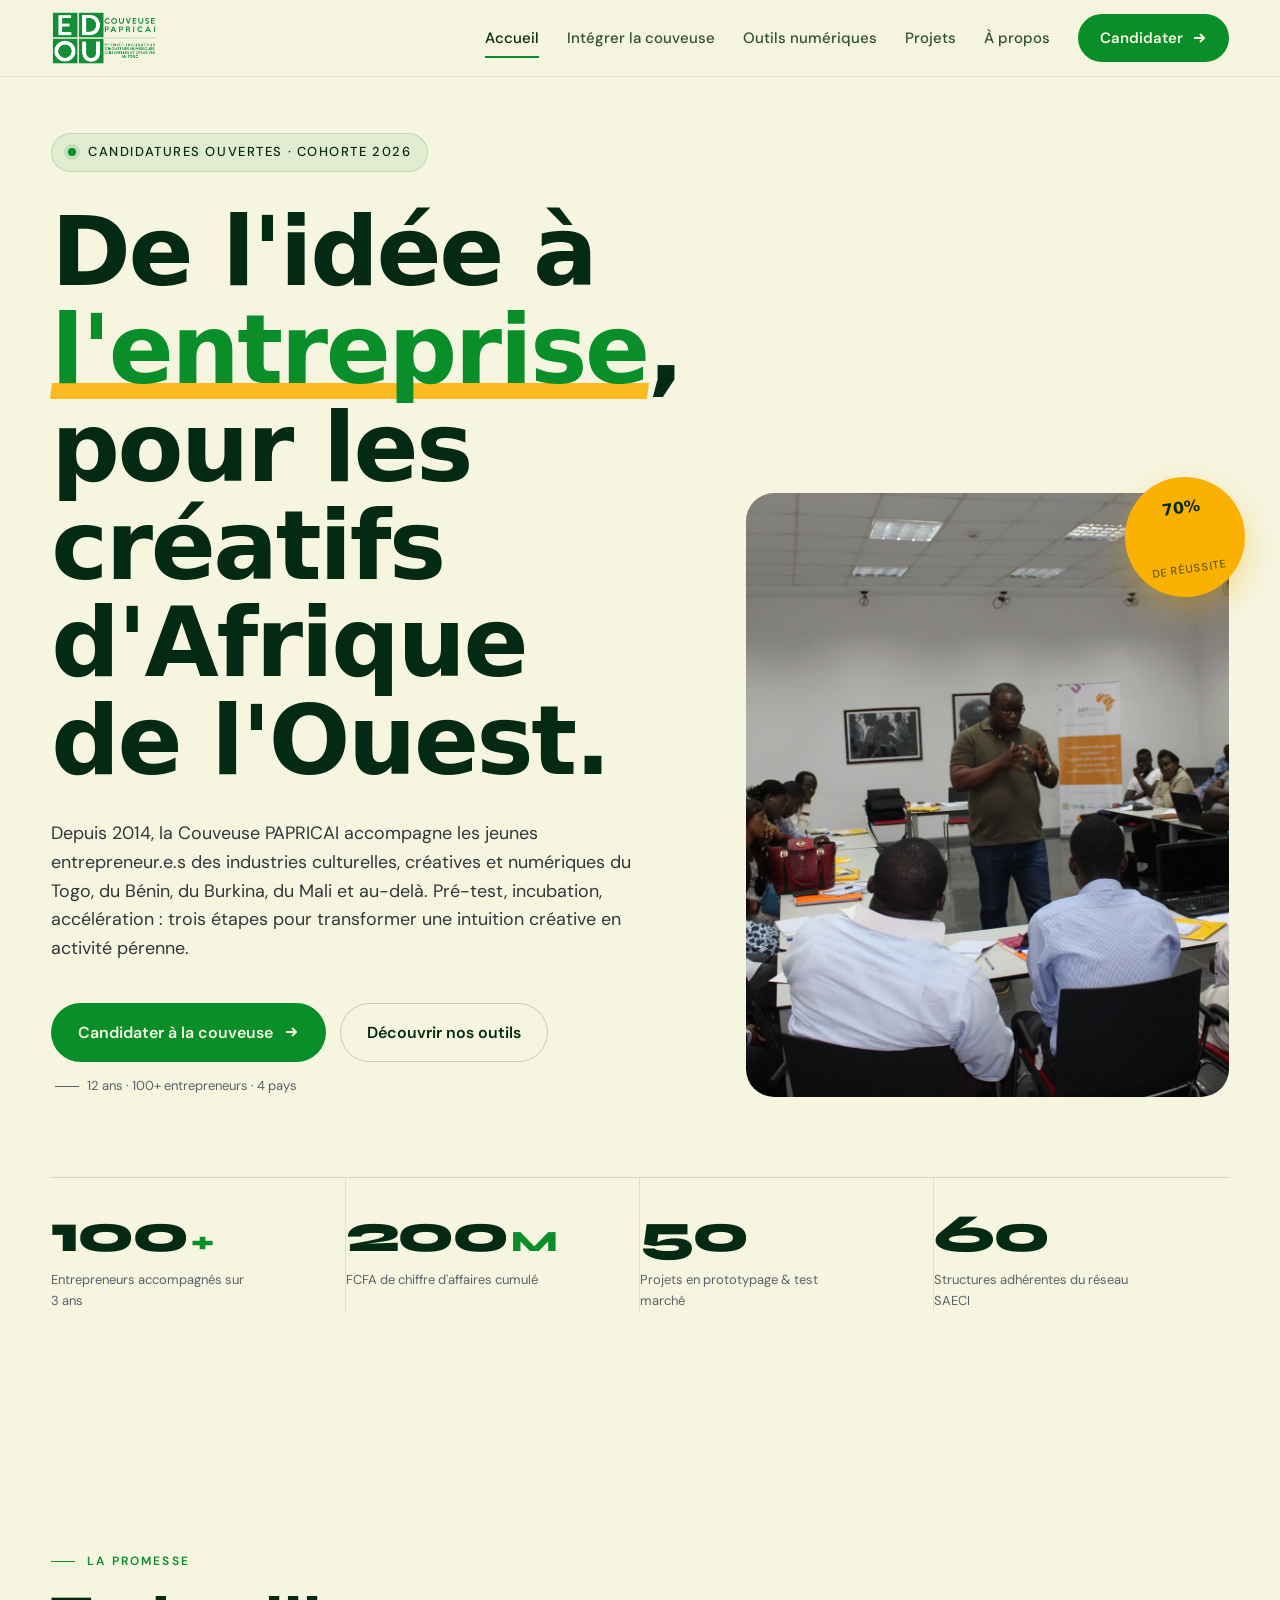
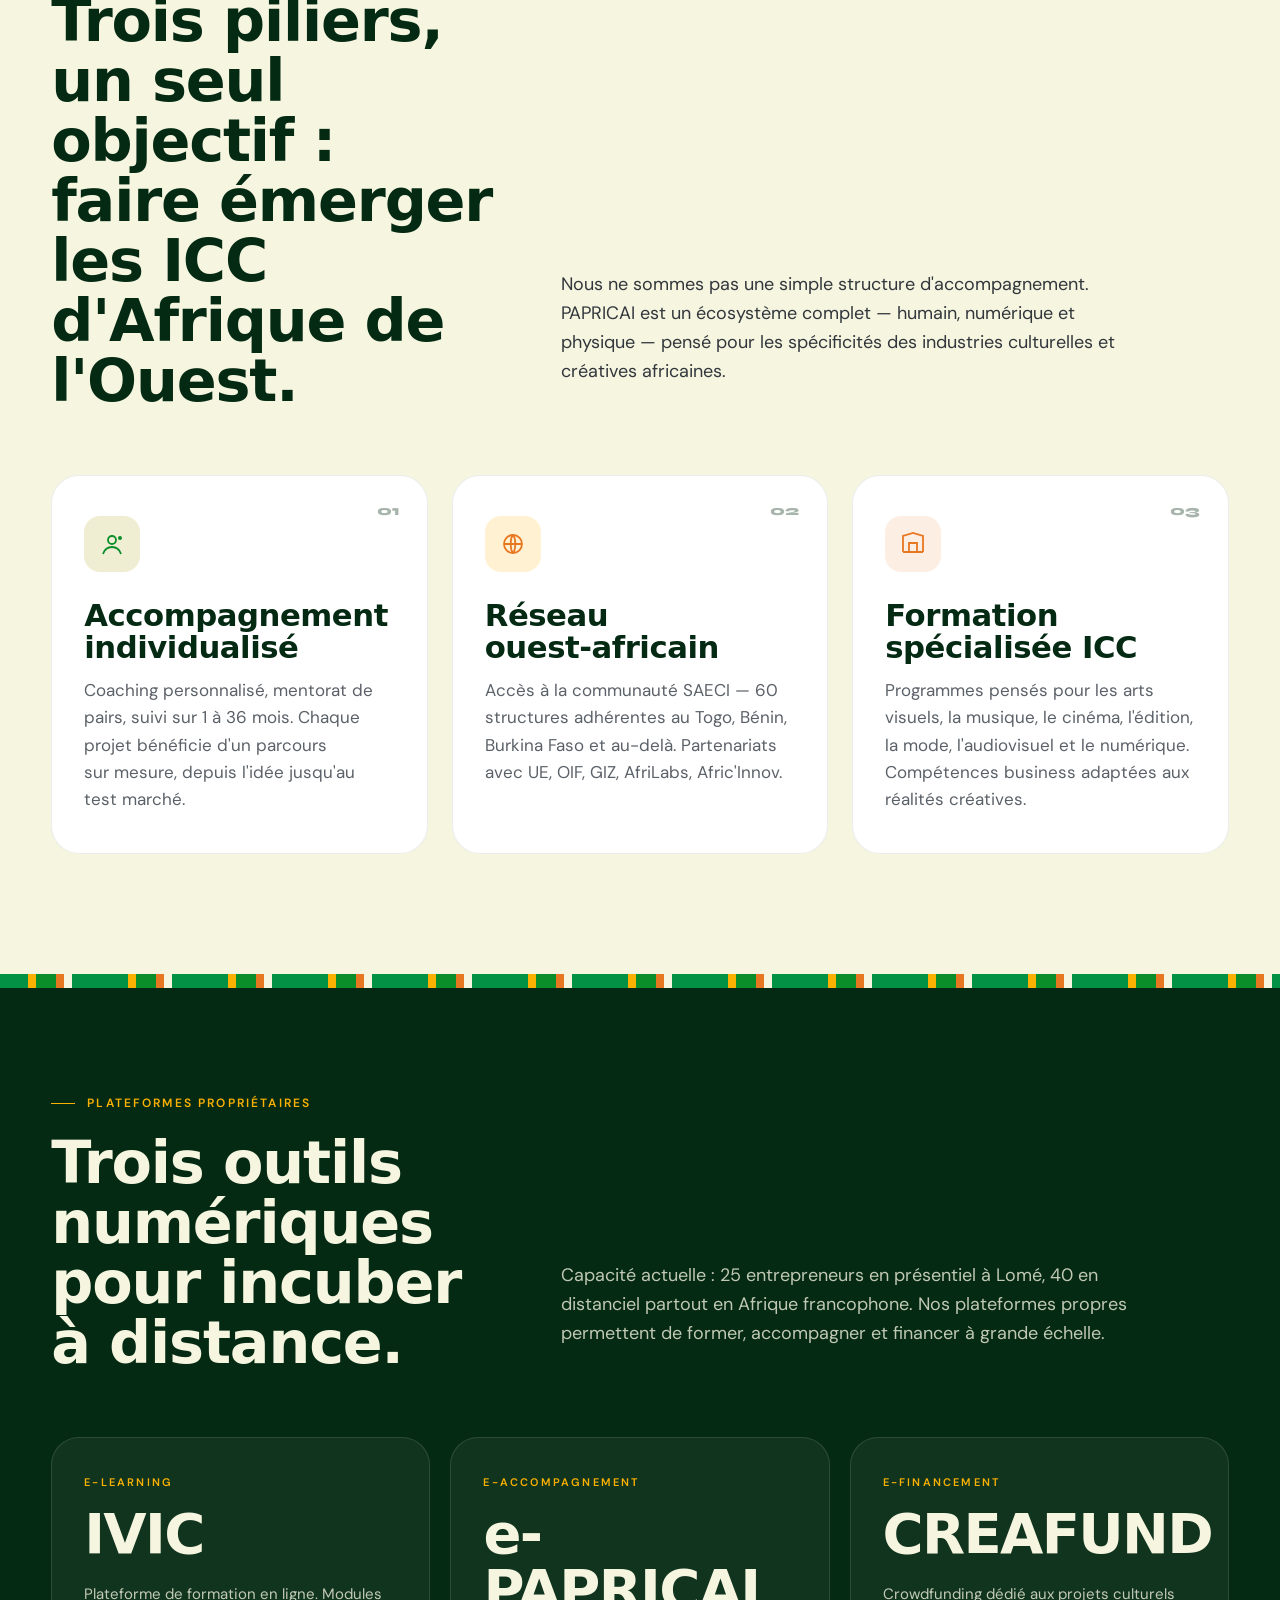
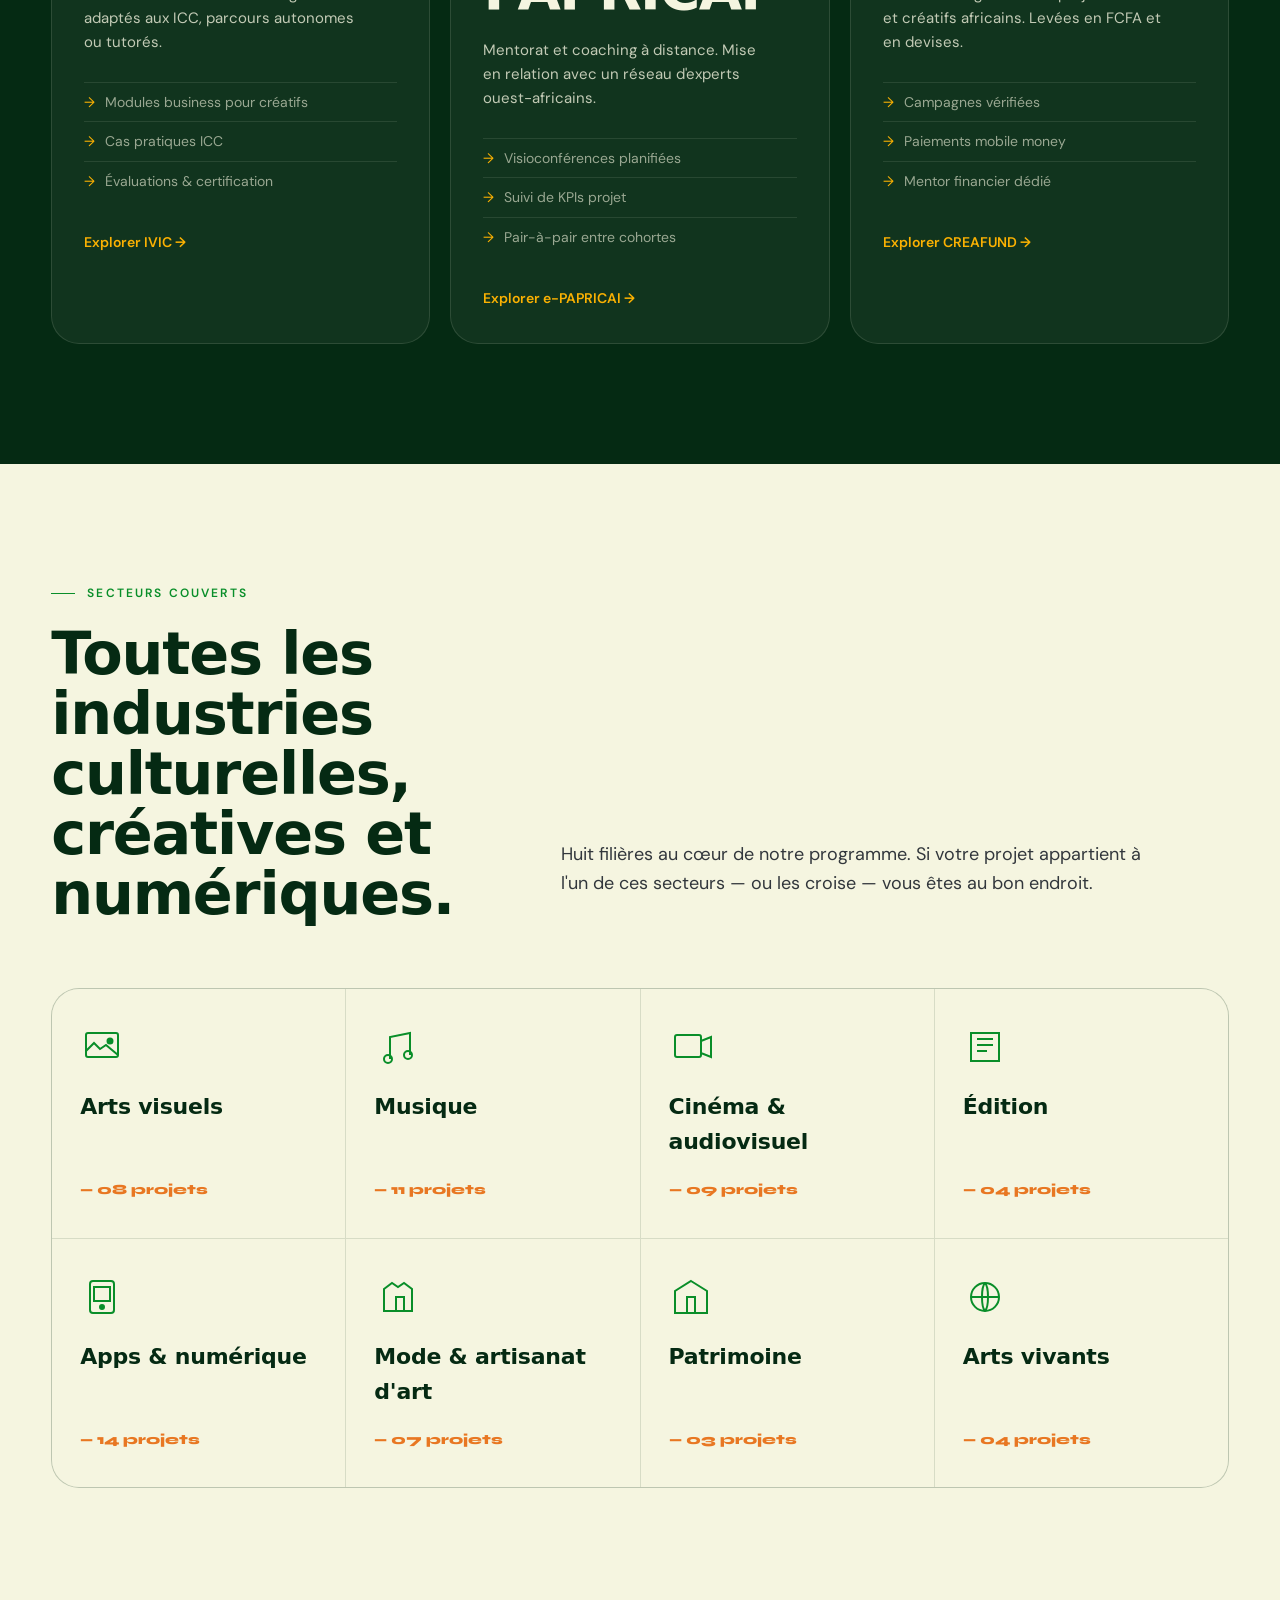
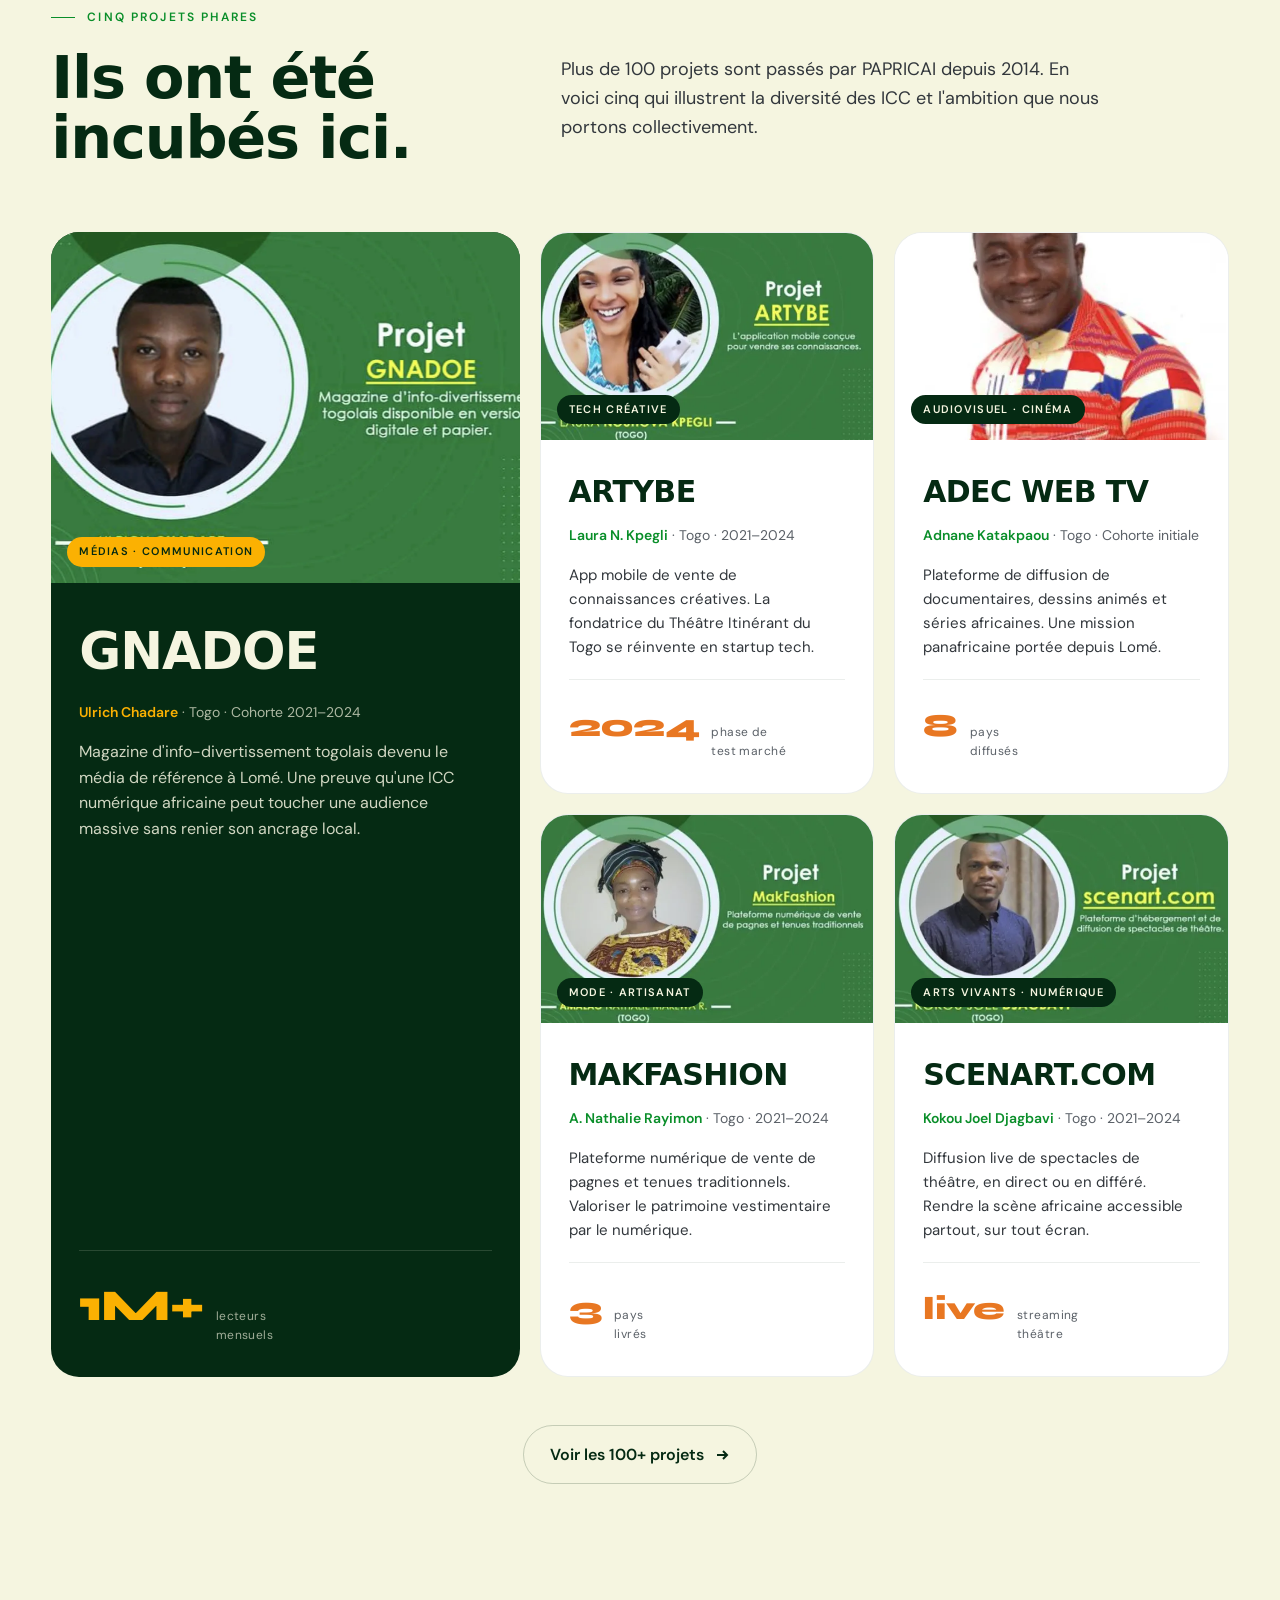
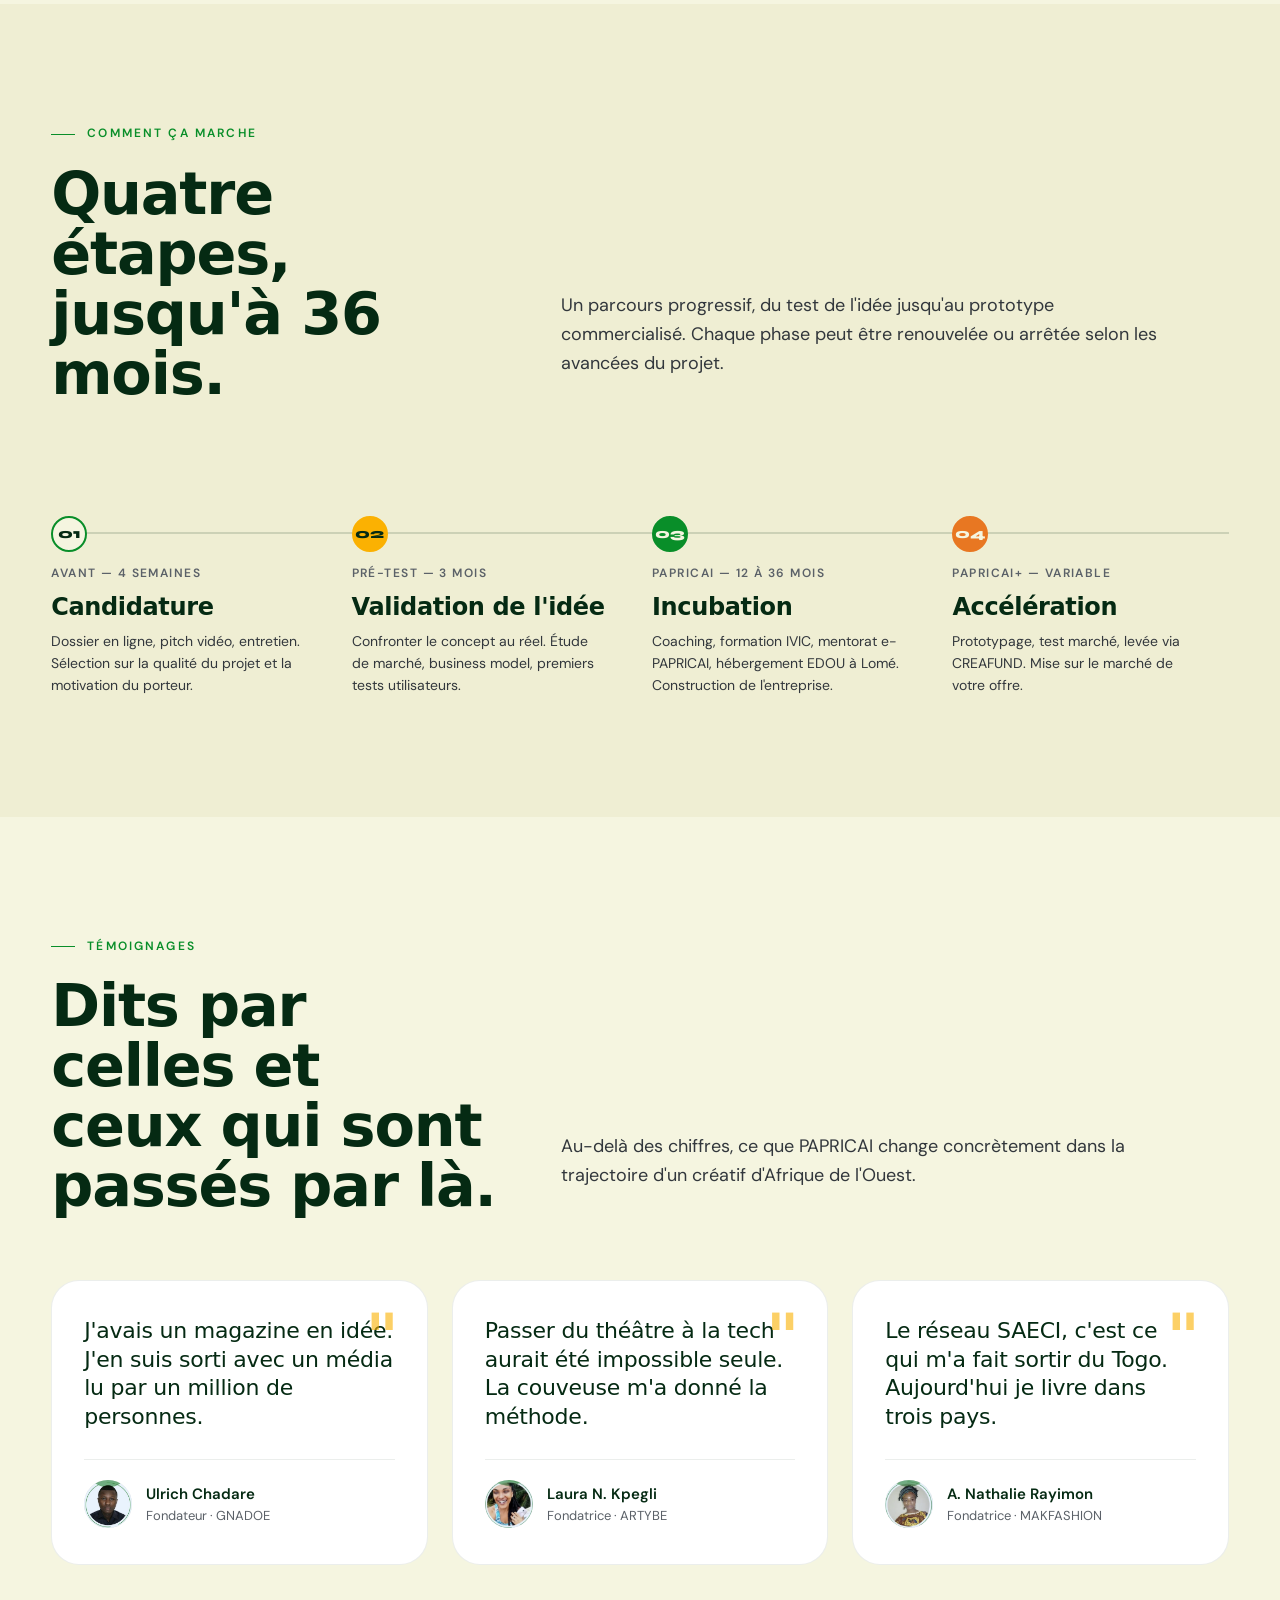
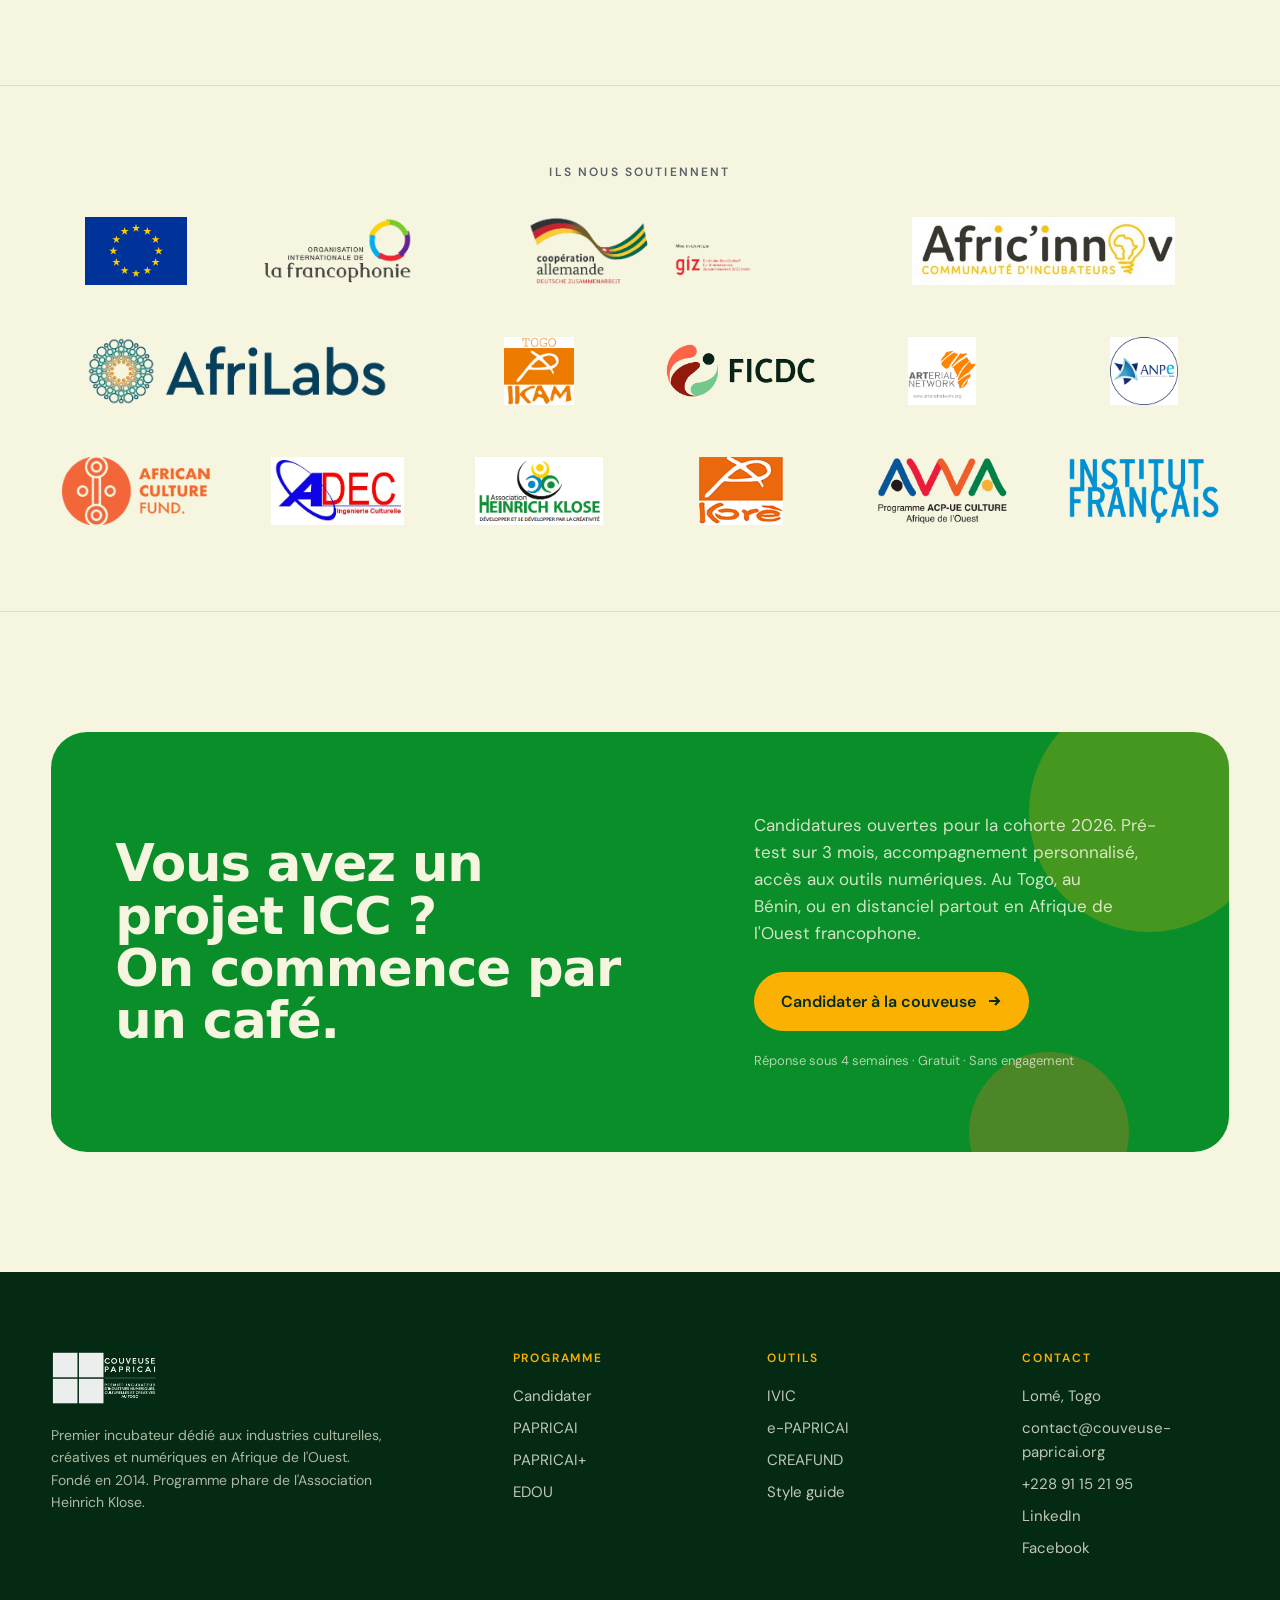
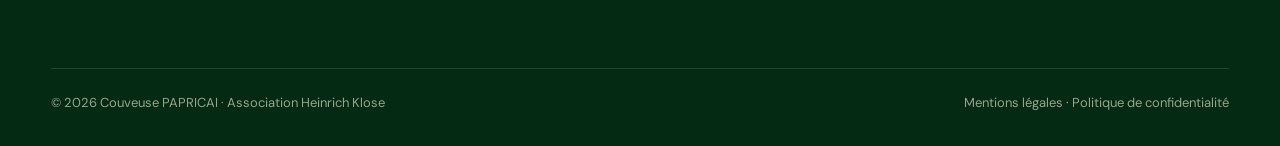
<file: index.html>
<!doctype html>
<html lang="fr">
<head>
<meta charset="utf-8" />
<meta name="viewport" content="width=device-width,initial-scale=1" />
<title>Couveuse PAPRICAI — L'incubateur ICC d'Afrique de l'Ouest</title>
<meta name="description" content="Depuis 2014, la Couveuse PAPRICAI accompagne les entrepreneurs des industries culturelles, créatives et numériques d'Afrique de l'Ouest. 100+ projets, 70% de réussite." />
<meta name="robots" content="index, follow" />
<link rel="canonical" href="https://couveuse-papricai.org/" />

<!-- Favicon -->
<link rel="icon" type="image/png" href="images/logo-papricai.png" />
<link rel="apple-touch-icon" href="images/logo-papricai.png" />

<!-- Open Graph -->
<meta property="og:type" content="website" />
<meta property="og:site_name" content="Couveuse PAPRICAI" />
<meta property="og:locale" content="fr_FR" />
<meta property="og:url" content="https://couveuse-papricai.org/" />
<meta property="og:title" content="Couveuse PAPRICAI — L'incubateur ICC d'Afrique de l'Ouest" />
<meta property="og:description" content="Depuis 2014, la Couveuse PAPRICAI accompagne les entrepreneurs des industries culturelles, créatives et numériques d'Afrique de l'Ouest. 100+ projets, 70% de réussite." />
<meta property="og:image" content="https://couveuse-papricai.org/images/hero-atelier.jpg" />
<meta property="og:image:width" content="1200" />
<meta property="og:image:height" content="630" />
<meta property="og:image:alt" content="Formation d'entrepreneurs ICC à la Couveuse PAPRICAI" />

<!-- Twitter / X Card -->
<meta name="twitter:card" content="summary_large_image" />
<meta name="twitter:site" content="@papricai" />
<meta name="twitter:title" content="Couveuse PAPRICAI — L'incubateur ICC d'Afrique de l'Ouest" />
<meta name="twitter:description" content="Depuis 2014, PAPRICAI accompagne les entrepreneurs des ICC d'Afrique de l'Ouest. 100+ projets, 70% de réussite." />
<meta name="twitter:image" content="https://couveuse-papricai.org/images/hero-atelier.jpg" />

<!-- Fonts : preconnect pour réduire la latence, puis chargement non-bloquant -->
<link rel="preconnect" href="https://fonts.googleapis.com" />
<link rel="preconnect" href="https://fonts.gstatic.com" crossorigin />
<link rel="preconnect" href="https://api.fontshare.com" crossorigin />
<link rel="stylesheet" href="https://api.fontshare.com/v2/css?f[]=clash-display@500,600,700&display=swap" />
<link rel="stylesheet" href="https://fonts.googleapis.com/css2?family=DM+Sans:opsz,wght@9..40,400;9..40,500;9..40,600;9..40,700&family=Syne:wght@700;800&display=swap" />

<!-- Preload image hero (LCP) — WebP en priorité -->
<link rel="preload" as="image" href="images/hero-atelier.webp" type="image/webp" fetchpriority="high" />

<link rel="stylesheet" href="styles.css" />

<!-- Schema.org JSON-LD -->
<script type="application/ld+json">
{
  "@context": "https://schema.org",
  "@graph": [
    {
      "@type": "Organization",
      "@id": "https://couveuse-papricai.org/#organization",
      "name": "Couveuse PAPRICAI",
      "alternateName": ["PAPRICAI", "Couveuse PAPRICAI Togo"],
      "url": "https://couveuse-papricai.org/",
      "logo": {
        "@type": "ImageObject",
        "url": "https://couveuse-papricai.org/images/logo-papricai.png",
        "width": 200,
        "height": 200
      },
      "image": "https://couveuse-papricai.org/images/hero-atelier.jpg",
      "description": "Premier incubateur dédié aux Industries Culturelles, Créatives et Numériques en Afrique de l'Ouest. Depuis 2014, PAPRICAI accompagne les entrepreneurs ICC au Togo, Mali, Bénin et dans l'espace CEDEAO.",
      "foundingDate": "2014",
      "address": {
        "@type": "PostalAddress",
        "streetAddress": "Route de Mission Tové, quartier Légbassito, derrière Pharmacie M'BA",
        "addressLocality": "Lomé",
        "postalCode": "13 BP 509",
        "addressCountry": "TG"
      },
      "telephone": "+22891152195",
      "email": "contact@couveuse-papricai.org",
      "sameAs": [
        "https://www.linkedin.com/in/couveuse-papricai-7269961b0/",
        "https://www.facebook.com/papricai/"
      ],
      "areaServed": [
        {"@type": "Country", "name": "Togo"},
        {"@type": "Country", "name": "Mali"},
        {"@type": "Country", "name": "Bénin"},
        {"@type": "Country", "name": "Côte d'Ivoire"},
        {"@type": "Country", "name": "Sénégal"},
        {"@type": "Country", "name": "Burkina Faso"}
      ],
      "knowsAbout": [
        "Industries Culturelles et Créatives",
        "Entrepreneuriat culturel",
        "Incubation startups ICC",
        "Afrique de l'Ouest",
        "Financement ICC",
        "Formation entrepreneuriat culturel"
      ],
      "numberOfEmployees": {"@type": "QuantitativeValue", "minValue": 5, "maxValue": 20}
    },
    {
      "@type": "WebSite",
      "@id": "https://couveuse-papricai.org/#website",
      "url": "https://couveuse-papricai.org/",
      "name": "Couveuse PAPRICAI",
      "description": "Premier incubateur dédié aux Industries Culturelles et Créatives en Afrique de l'Ouest",
      "publisher": {"@id": "https://couveuse-papricai.org/#organization"},
      "inLanguage": "fr-FR",
      "potentialAction": {
        "@type": "SearchAction",
        "target": "https://couveuse-papricai.org/?q={search_term_string}",
        "query-input": "required name=search_term_string"
      }
    },
    {
      "@type": "WebPage",
      "@id": "https://couveuse-papricai.org/#webpage",
      "url": "https://couveuse-papricai.org/",
      "name": "Couveuse PAPRICAI — L'incubateur ICC d'Afrique de l'Ouest",
      "description": "Depuis 2014, la Couveuse PAPRICAI accompagne les entrepreneurs des industries culturelles, créatives et numériques d'Afrique de l'Ouest. 100+ projets, 70% de réussite.",
      "isPartOf": {"@id": "https://couveuse-papricai.org/#website"},
      "about": {"@id": "https://couveuse-papricai.org/#organization"},
      "primaryImageOfPage": {
        "@type": "ImageObject",
        "url": "https://couveuse-papricai.org/images/hero-atelier.jpg"
      },
      "inLanguage": "fr-FR",
      "breadcrumb": {
        "@type": "BreadcrumbList",
        "itemListElement": [
          {"@type": "ListItem", "position": 1, "name": "Accueil", "item": "https://couveuse-papricai.org/"}
        ]
      }
    }
  ]
}
</script>
<style>
/* ============================================================
   HOMEPAGE-SPECIFIC
   ============================================================ */

/* HERO */
.hero{
  position: relative;
  padding: 56px 0 120px;
  overflow: hidden;
}
.hero-eyebrow{
  display: inline-flex; align-items: center; gap: 12px;
  font-family: var(--body); font-size: 13px; font-weight: 500;
  letter-spacing: .12em; text-transform: uppercase;
  color: var(--green-ink);
  padding: 8px 16px; border-radius: 999px;
  background: rgba(9,142,41,.08);
  border: 1px solid rgba(9,142,41,.18);
  margin-bottom: 32px;
}
.hero-eyebrow .dot{
  width: 8px; height: 8px; border-radius: 50%; background: var(--green);
  box-shadow: 0 0 0 4px rgba(9,142,41,.15);
  animation: pulse 2.2s infinite ease-in-out;
}
@keyframes pulse{
  0%, 100%{ box-shadow: 0 0 0 4px rgba(9,142,41,.15); }
  50%      { box-shadow: 0 0 0 8px rgba(9,142,41,.05); }
}
.hero h1{
  color: var(--green-ink);
  max-width: 14ch;
}
.hero h1 em{
  font-style: normal; color: var(--green);
  position: relative; white-space: nowrap;
}
.hero h1 em::after{
  content:""; position: absolute; left: 0; right: 0; bottom: 6%;
  height: 14%; background: var(--gold); z-index: -1; opacity: .85;
  transform: skewX(-8deg);
}
.hero-lede{
  max-width: 52ch; font-size: clamp(17px, 1.4vw, 20px);
  color: var(--ink); margin: 28px 0 40px;
}
.hero-actions{ display: flex; gap: 14px; flex-wrap: wrap; align-items: center; }
.hero-actions .meta{
  font-size: 13px; color: var(--ink-soft); margin-left: 4px;
  display: flex; align-items: center; gap: 8px;
}
.hero-actions .meta::before{
  content:""; width: 24px; height: 1px; background: var(--ink-soft); display: block;
}

.hero-grid{
  display: grid;
  grid-template-columns: 1.15fr 1fr;
  gap: 64px;
  align-items: end;
}
.hero-visual{
  position: relative;
  aspect-ratio: 4 / 5;
  min-height: 480px;
}
.hero-photo{
  position: absolute; inset: 0;
  width: 100%; height: 100%;
  object-fit: cover;
  object-position: 48% 42%;
  border-radius: var(--radius-lg);
  filter: saturate(1.05) contrast(1.02);
}
.hero-visual .corner{
  position: absolute; top: -16px; right: -16px;
  width: 120px; height: 120px;
  border-radius: 50%; background: var(--gold);
  display: grid; place-items: center;
  font-family: var(--display); font-weight: 700; font-size: 16px;
  color: var(--green-ink); text-align: center; line-height: 1.1;
  z-index: 2;
  box-shadow: 0 12px 32px rgba(251,177,2,.35);
  transform: rotate(-8deg);
}
.hero-visual .corner small{
  font-family: var(--body); font-weight: 500; font-size: 11px;
  letter-spacing: .08em; text-transform: uppercase;
  display: block; margin-top: 4px; opacity: .65;
}

/* Decorative Kente strip */
.hero-strip{
  position: absolute; top: 0; bottom: 0; left: -120px; width: 80px;
  background-image: repeating-linear-gradient(
    180deg,
    var(--green-deep) 0 24px,
    var(--gold) 24px 32px,
    var(--green-deep) 32px 56px,
    var(--orange) 56px 64px,
    var(--cream) 64px 72px,
    var(--green) 72px 96px,
    var(--gold) 96px 104px
  );
  opacity: .9;
}

/* Hero stats */
.hero-stats{
  margin-top: 80px;
  display: grid; grid-template-columns: repeat(4, 1fr);
  gap: 0;
  border-top: 1px solid rgba(5,42,19,.15);
}
.stat{
  padding: 32px 24px 0 0;
  border-right: 1px solid rgba(5,42,19,.10);
}
.stat:last-child{ border-right: 0; padding-right: 0; }
.stat .num{
  font-size: clamp(40px, 4.2vw, 72px);
  color: var(--green-ink);
  display: flex; align-items: baseline; gap: 4px;
}
.stat .num .suf{ font-size: .55em; color: var(--green); }
.stat .lbl{
  font-size: 13px; color: var(--ink-soft);
  margin-top: 12px; max-width: 22ch;
}

/* PROMESSE */
.section{ padding: 120px 0; }
.section-head{
  display: grid; grid-template-columns: 1fr 1.5fr;
  gap: 64px; align-items: end;
  margin-bottom: 64px;
}
.section-tag{
  font-family: var(--body); font-size: 12px; font-weight: 600;
  letter-spacing: .18em; text-transform: uppercase;
  color: var(--green); display: flex; align-items: center; gap: 12px;
  margin-bottom: 20px;
}
.section-tag::before{
  content: ""; display: inline-block; width: 24px; height: 1px;
  background: var(--green);
}
.section-head h2{ color: var(--green-ink); }
.section-head .lede{
  font-size: 18px; color: var(--ink); max-width: 50ch;
  padding-bottom: 8px;
}

.promise{
  display: grid; grid-template-columns: repeat(3, 1fr);
  gap: 24px;
}
.promise-card{
  background: var(--white);
  border-radius: var(--radius-lg);
  padding: 40px 32px;
  border: 1px solid rgba(5,42,19,.08);
  position: relative; overflow: hidden;
  transition: transform .2s;
}
.promise-card:hover{ transform: translateY(-4px); }
.promise-card .ic{
  width: 56px; height: 56px; border-radius: 16px;
  background: var(--cream-2);
  display: grid; place-items: center;
  margin-bottom: 28px;
  color: var(--green); position: relative;
}
.promise-card:nth-child(2) .ic{ background: rgba(251,177,2,.18); color: var(--orange); }
.promise-card:nth-child(3) .ic{ background: rgba(232,119,34,.12); color: var(--orange); }
.promise-card h3{ color: var(--green-ink); margin-bottom: 14px; }
.promise-card p{ color: var(--ink-soft); margin: 0; }
.promise-card .corner-num{
  position: absolute; top: 24px; right: 28px;
  font-family: var(--num); font-weight: 800; font-size: 14px;
  color: var(--green-ink); opacity: .35;
}

/* OUTILS NUMÉRIQUES */
.tools{
  background: var(--green-ink);
  color: var(--cream);
  padding: 120px 0;
  position: relative; overflow: hidden;
}
.tools::before{
  content: ""; position: absolute; top: 0; left: 0; right: 0; height: 14px;
  background-image: repeating-linear-gradient(
    90deg,
    var(--green-deep) 0 28px,
    var(--gold) 28px 36px,
    var(--green) 36px 56px,
    var(--orange) 56px 64px,
    var(--cream) 64px 72px,
    var(--green-deep) 72px 100px
  );
}
.tools .section-head h2{ color: var(--cream); }
.tools .section-head .lede{ color: rgba(245,245,224,.78); }
.tools .section-tag{ color: var(--gold); }
.tools .section-tag::before{ background: var(--gold); }
.tools-grid{
  display: grid; grid-template-columns: repeat(3, 1fr); gap: 20px;
}
.tool-card{
  background: rgba(245,245,224,.05);
  border: 1px solid rgba(245,245,224,.12);
  border-radius: var(--radius-lg);
  padding: 36px 32px 32px;
  position: relative; overflow: hidden;
  transition: background .2s;
}
.tool-card:hover{ background: rgba(245,245,224,.08); }
.tool-card .label{
  font-size: 11px; font-weight: 600; letter-spacing: .2em;
  text-transform: uppercase; color: var(--gold);
  margin-bottom: 14px; display: block;
}
.tool-card .name{
  font-family: var(--display); font-weight: 700; font-size: 56px;
  letter-spacing: -0.03em; line-height: 1;
  color: var(--cream); margin-bottom: 20px;
}
.tool-card .role{
  font-size: 15px; color: rgba(245,245,224,.78);
  margin-bottom: 28px;
}
.tool-card ul{
  list-style: none; padding: 0; margin: 0 0 28px;
  font-size: 14px; color: rgba(245,245,224,.6);
}
.tool-card ul li{
  padding: 8px 0; border-top: 1px solid rgba(245,245,224,.1);
  display: flex; gap: 10px;
}
.tool-card ul li::before{ content: "→"; color: var(--gold); }
.tool-card .link{
  display: inline-flex; align-items: center; gap: 8px;
  color: var(--gold); font-weight: 600; font-size: 14px;
}

/* SECTEURS */
.sectors{
  display: grid; grid-template-columns: repeat(4, 1fr);
  gap: 1px; background: rgba(5,42,19,.12);
  border: 1px solid rgba(5,42,19,.12);
  border-radius: var(--radius-lg);
  overflow: hidden;
}
.sector{
  background: var(--cream);
  padding: 36px 28px;
  display: flex; flex-direction: column; gap: 20px;
  transition: background .2s;
  min-height: 200px;
  position: relative;
}
.sector:hover{ background: var(--white); }
.sector .ic{ width: 44px; height: 44px; color: var(--green); }
.sector .name{
  font-family: var(--display); font-weight: 600; font-size: 22px;
  color: var(--green-ink); letter-spacing: -0.01em;
}
.sector .count{
  margin-top: auto; font-family: var(--num); font-weight: 800;
  font-size: 14px; color: var(--orange);
}

/* SUCCESS STORIES */
.stories{
  display: grid;
  grid-template-columns: 1.4fr 1fr 1fr;
  grid-template-rows: auto auto;
  gap: 20px;
}
.story{
  background: var(--white);
  border-radius: var(--radius-lg);
  overflow: hidden;
  border: 1px solid rgba(5,42,19,.08);
  display: flex; flex-direction: column;
  transition: transform .2s;
}
.story:hover{ transform: translateY(-4px); }
.story .visual{
  position: relative; aspect-ratio: 16/10;
  background:
    repeating-linear-gradient(135deg,
      rgba(5,42,19,.07) 0 14px,
      rgba(5,42,19,.13) 14px 28px);
  display: flex; align-items: flex-end; padding: 16px;
}
.story .visual.has-tint-1{ background-color: rgba(9,142,41,.06); }
.story .visual.has-tint-2{ background-color: rgba(251,177,2,.10); }
.story .visual.has-tint-3{ background-color: rgba(232,119,34,.07); }
.story .visual.has-tint-4{ background-color: rgba(9,142,41,.10); }
.story .visual.has-tint-5{ background-color: rgba(251,177,2,.07); }
.story .visual.has-photo{
  background: transparent;
  padding: 0;
  overflow: hidden;
  display: block;
}
.story .visual.has-photo img{
  position: absolute; inset: 0;
  width: 100%; height: 100%;
  object-fit: cover;
  z-index: 0;
}
.story .visual.has-photo .sector-tag{
  position: absolute; left: 16px; bottom: 16px; z-index: 1;
}
.story .visual .sector-tag{
  background: var(--green-ink); color: var(--cream);
  padding: 6px 12px; border-radius: 999px;
  font-size: 11px; letter-spacing: .12em; text-transform: uppercase;
  font-weight: 600;
}
.story .body{ padding: 28px 28px 32px; display: flex; flex-direction: column; flex: 1; }
.story .name{
  font-family: var(--display); font-weight: 700; font-size: 30px;
  color: var(--green-ink); letter-spacing: -0.02em;
  margin-bottom: 8px;
}
.story .lead{ font-size: 14px; color: var(--ink-soft); margin-bottom: 16px; }
.story .lead strong{ color: var(--green); font-weight: 600; }
.story p{ font-size: 15px; color: var(--ink); margin-bottom: 20px; }
.story .impact{
  margin-top: auto; padding-top: 20px;
  border-top: 1px solid rgba(5,42,19,.08);
  display: flex; align-items: baseline; gap: 12px;
}
.story .impact .big{
  font-family: var(--num); font-weight: 800; font-size: 32px;
  color: var(--orange); letter-spacing: -0.02em;
}
.story .impact .lbl{ font-size: 12px; color: var(--ink-soft); letter-spacing: .04em; }

.story.feat{
  grid-row: span 2;
  background: var(--green-ink); color: var(--cream);
  border: none;
}
.story.feat .visual{
  background-color: rgba(245,245,224,.04);
  background-image: repeating-linear-gradient(135deg,
      rgba(245,245,224,.06) 0 14px,
      rgba(245,245,224,.12) 14px 28px);
  aspect-ratio: 16/12;
}
.story.feat .visual .sector-tag{ background: var(--gold); color: var(--green-ink); }
.story.feat .name{ color: var(--cream); font-size: clamp(40px, 4vw, 56px); }
.story.feat .lead{ color: rgba(245,245,224,.7); }
.story.feat .lead strong{ color: var(--gold); }
.story.feat p{ color: rgba(245,245,224,.85); font-size: 16px; }
.story.feat .impact{ border-top-color: rgba(245,245,224,.15); }
.story.feat .impact .big{ color: var(--gold); font-size: 44px; }
.story.feat .impact .lbl{ color: rgba(245,245,224,.65); }

/* TIMELINE */
.timeline-section{
  background: var(--cream-2);
  padding: 120px 0;
}
.timeline{
  position: relative;
  display: grid; grid-template-columns: repeat(4, 1fr);
  gap: 24px;
}
.timeline::before{
  content: ""; position: absolute; left: 0; right: 0; top: 64px;
  height: 2px; background: rgba(5,42,19,.15);
  z-index: 0;
}
.step{
  position: relative; z-index: 1;
  padding-top: 96px;
}
.step .dot{
  position: absolute; top: 48px; left: 0;
  width: 36px; height: 36px; border-radius: 50%;
  background: var(--cream); border: 2px solid var(--green);
  display: grid; place-items: center;
  font-family: var(--num); font-weight: 800; font-size: 14px;
  color: var(--green-ink);
}
.step:nth-child(2) .dot{ background: var(--gold); border-color: var(--gold); }
.step:nth-child(3) .dot{ background: var(--green); border-color: var(--green); color: var(--cream); }
.step:nth-child(4) .dot{ background: var(--orange); border-color: var(--orange); color: var(--cream); }
.step .duration{
  font-size: 12px; letter-spacing: .12em; text-transform: uppercase;
  color: var(--ink-soft); font-weight: 600; margin-bottom: 12px;
}
.step h3{ color: var(--green-ink); margin-bottom: 10px; font-size: 24px; }
.step p{ font-size: 14px; color: var(--ink); margin: 0; max-width: 28ch; }

/* TÉMOIGNAGES */
.testimonials{
  display: grid; grid-template-columns: repeat(3, 1fr); gap: 24px;
}
.testi{
  background: var(--white);
  border-radius: var(--radius-lg);
  padding: 36px 32px;
  border: 1px solid rgba(5,42,19,.08);
  position: relative;
}
.testi .quote-mark{
  position: absolute; top: 24px; right: 28px;
  font-family: var(--display); font-weight: 700; font-size: 64px;
  color: var(--gold); line-height: 1; opacity: .6;
}
.testi blockquote{
  font-family: var(--display); font-weight: 500; font-size: 22px;
  line-height: 1.3; color: var(--green-ink);
  margin: 0 0 28px; letter-spacing: -0.01em;
}
.testi .who{
  display: flex; align-items: center; gap: 14px;
  padding-top: 20px; border-top: 1px solid rgba(5,42,19,.08);
}
.testi .avatar{
  width: 48px; height: 48px; border-radius: 50%;
  background:
    repeating-linear-gradient(135deg,
      rgba(5,42,19,.1) 0 6px,
      rgba(5,42,19,.18) 6px 12px);
  flex: none;
  overflow: hidden;
  position: relative;
}
.testi .avatar img{
  position: absolute; inset: 0;
  width: 100%; height: 100%;
  object-fit: cover;
  object-position: center 20%;
}
.testi .meta .name{ font-weight: 600; color: var(--green-ink); font-size: 15px; }
.testi .meta .role{ font-size: 13px; color: var(--ink-soft); }

/* PARTENAIRES */
.partners{
  padding: 80px 0;
  border-top: 1px solid rgba(5,42,19,.10);
  border-bottom: 1px solid rgba(5,42,19,.10);
}
.partners h4{
  font-family: var(--body); font-size: 12px; font-weight: 600;
  letter-spacing: .18em; text-transform: uppercase;
  color: var(--ink-soft); text-align: center; margin-bottom: 32px;
}
.partners-row{
  display: grid;
  grid-template-columns: repeat(6, 1fr);
  gap: 40px 32px;
  align-items: center;
}
.partner{
  height: 80px; border-radius: 10px;
  background:
    repeating-linear-gradient(135deg,
      rgba(5,42,19,.05) 0 10px,
      rgba(5,42,19,.10) 10px 20px);
  display: grid; place-items: center;
  font-family: var(--display); font-weight: 600; font-size: 18px;
  color: rgba(5,42,19,.55);
  letter-spacing: -0.01em;
  overflow: hidden;
}
.partner.has-logo{
  background: transparent;
  padding: 6px 10px;
  display: flex; align-items: center; justify-content: center;
}
.partner.has-logo img{
  max-width: 100%;
  max-height: 100%;
  width: auto;
  height: auto;
  display: block;
  object-fit: contain;
}
.partner.span-2{ grid-column: span 2; }

/* FINAL CTA */
.final-cta{
  margin: 120px 0 0;
  background: var(--green);
  border-radius: 36px;
  padding: 80px 64px;
  color: var(--cream);
  position: relative; overflow: hidden;
  display: grid; grid-template-columns: 1.4fr 1fr; gap: 64px;
  align-items: center;
}
.final-cta::before{
  content:""; position: absolute; top:-40px; right: -40px;
  width: 240px; height: 240px; border-radius: 50%;
  background: var(--gold); opacity: .25;
}
.final-cta::after{
  content:""; position: absolute; bottom:-60px; right: 100px;
  width: 160px; height: 160px; border-radius: 50%;
  background: var(--orange); opacity: .3;
}
.final-cta h2{
  font-size: clamp(36px, 4vw, 60px);
  color: var(--cream); position: relative; z-index: 2;
}
.final-cta .right{ position: relative; z-index: 2; }
.final-cta .right p{ color: rgba(245,245,224,.85); font-size: 17px; margin-bottom: 24px; }
.final-cta .right .btn{ background: var(--gold); color: var(--green-ink); }
.final-cta .right .btn:hover{ background: #ffc52e; }
.final-cta .right small{
  display: block; margin-top: 20px; font-size: 13px;
  color: rgba(245,245,224,.7);
}

/* MOBILE NAV DRAWER */
.nav-drawer{
  display: none;
  position: fixed; inset: 0; z-index: 50;
}
.nav-drawer.open{ display: block; }
.nav-drawer-backdrop{
  position: absolute; inset: 0;
  background: rgba(5,42,19,.4); backdrop-filter: blur(4px);
}
.nav-drawer-panel{
  position: absolute; top: 0; right: 0; bottom: 0;
  width: min(320px, 90vw);
  background: var(--cream);
  padding: 24px;
  display: flex; flex-direction: column; gap: 8px;
  overflow-y: auto;
}
.nav-drawer-close{
  align-self: flex-end;
  width: 44px; height: 44px; border-radius: 12px;
  background: transparent; border: 1px solid rgba(5,42,19,.15);
  display: grid; place-items: center; cursor: pointer;
  color: var(--green-ink); margin-bottom: 16px;
}
.nav-drawer-panel a{
  display: block; padding: 14px 16px;
  font-weight: 600; font-size: 18px;
  color: var(--green-ink); border-radius: 12px;
  transition: background .15s;
}
.nav-drawer-panel a:hover{ background: rgba(5,42,19,.06); }
.nav-drawer-panel .drawer-cta{
  margin-top: 16px;
  background: var(--green); color: var(--cream);
  border-radius: 999px; text-align: center;
  padding: 16px 24px; font-weight: 600;
}
.nav-drawer-panel .drawer-cta:hover{ background: var(--green-ink); }

/* RESPONSIVE */
@media (max-width: 1100px){
  .stories{ grid-template-columns: 1fr 1fr; }
  .story.feat{ grid-row: span 1; grid-column: span 2; }
  .sectors{ grid-template-columns: repeat(2, 1fr); }
  .partners-row{ grid-template-columns: repeat(4, 1fr); }
}
@media (max-width: 880px){
  .hero{ padding: 32px 0 80px; }
  .hero-grid{ grid-template-columns: 1fr; gap: 48px; }
  .hero-strip{ display: none; }
  .hero-stats{ grid-template-columns: 1fr 1fr; gap: 24px; }
  .stat{ border-right: 0; border-top: 1px solid rgba(5,42,19,.1); padding: 24px 0 0; }
  .stat:nth-child(odd){ border-right: 1px solid rgba(5,42,19,.1); padding-right: 16px; }
  .section{ padding: 80px 0; }
  .section-head{ grid-template-columns: 1fr; gap: 16px; }
  .promise, .tools-grid, .testimonials{ grid-template-columns: 1fr; }
  .timeline{ grid-template-columns: 1fr; gap: 32px; }
  .timeline::before{ left: 18px; right: auto; top: 0; bottom: 0; width: 2px; height: auto; }
  .step{ padding-top: 0; padding-left: 56px; }
  .step .dot{ top: 0; left: 0; }
  .stories{ grid-template-columns: 1fr; }
  .story.feat{ grid-column: span 1; }
  .final-cta{ grid-template-columns: 1fr; padding: 48px 32px; margin-top: 80px; border-radius: 24px; }
  .partners-row{ grid-template-columns: repeat(2, 1fr); gap: 20px; }
  .partner.span-2{ grid-column: span 2; }
}
@media (max-width: 480px){
  .hero-stats{ grid-template-columns: 1fr; }
  .stat{ border-right: 0 !important; padding-right: 0 !important; }
  .sectors{ grid-template-columns: 1fr; }
  .tool-card .name{ font-size: 44px; }
}
</style>
</head>
<body>

<!-- HEADER -->
<header class="site-header">
  <div class="wrap nav">
    <a href="index.html" class="brand" aria-label="Couveuse PAPRICAI - Accueil">
      <img src="images/logo-papricai.png" alt="Couveuse PAPRICAI - Premier incubateur d'industries numériques, culturelles et créatives au Togo" />
    </a>
    <nav class="nav-links" aria-label="Navigation principale">
      <a href="index.html" aria-current="page">Accueil</a>
      <a href="candidater.html">Intégrer la couveuse</a>
      <a href="outils.html">Outils numériques</a>
      <a href="#projets">Projets</a>
      <a href="#apropos">À propos</a>
    </nav>
    <a href="candidater.html" class="nav-cta">
      Candidater
      <svg class="arrow" viewBox="0 0 16 16" fill="none" stroke="currentColor" stroke-width="2" aria-hidden="true"><path d="M3 8h10M9 4l4 4-4 4"/></svg>
    </a>
    <button class="nav-burger" aria-label="Ouvrir le menu" aria-expanded="false" aria-controls="nav-drawer">
      <svg width="20" height="14" viewBox="0 0 20 14" fill="none" stroke="currentColor" stroke-width="2" aria-hidden="true"><path d="M0 1h20M0 7h20M0 13h20"/></svg>
    </button>
  </div>
</header>

<!-- MOBILE NAV DRAWER -->
<div class="nav-drawer" id="nav-drawer" role="dialog" aria-modal="true" aria-label="Menu de navigation">
  <div class="nav-drawer-backdrop" id="nav-backdrop"></div>
  <div class="nav-drawer-panel">
    <button class="nav-drawer-close" aria-label="Fermer le menu">
      <svg width="18" height="18" viewBox="0 0 18 18" fill="none" stroke="currentColor" stroke-width="2" aria-hidden="true"><path d="M2 2l14 14M16 2L2 16"/></svg>
    </button>
    <a href="index.html">Accueil</a>
    <a href="candidater.html">Intégrer la couveuse</a>
    <a href="outils.html">Outils numériques</a>
    <a href="#projets">Projets</a>
    <a href="#apropos">À propos</a>
    <a href="candidater.html" class="drawer-cta">Candidater à la couveuse</a>
  </div>
</div>

<!-- HERO -->
<section class="hero">
  <div class="wrap">
    <div class="hero-strip" aria-hidden="true"></div>
    <div class="hero-grid">
      <div>
        <span class="hero-eyebrow">
          <span class="dot" aria-hidden="true"></span>
          Candidatures ouvertes · Cohorte 2026
        </span>
        <h1>De l'idée à <em>l'entreprise</em>, pour les créatifs d'Afrique de l'Ouest.</h1>
        <p class="hero-lede">
          Depuis 2014, la Couveuse PAPRICAI accompagne les jeunes entrepreneur.e.s
          des industries culturelles, créatives et numériques du Togo, du Bénin,
          du Burkina, du Mali et au-delà. Pré-test, incubation, accélération&nbsp;:
          trois étapes pour transformer une intuition créative en activité pérenne.
        </p>
        <div class="hero-actions">
          <a href="https://e-papricai.vercel.app/candidater" target="_blank" rel="noopener" class="btn btn-primary">
            Candidater à la couveuse
            <svg width="16" height="16" viewBox="0 0 16 16" fill="none" stroke="currentColor" stroke-width="2" aria-hidden="true"><path d="M3 8h10M9 4l4 4-4 4"/></svg>
          </a>
          <a href="outils.html" class="btn btn-ghost">Découvrir nos outils</a>
          <span class="meta">12 ans · 100+ entrepreneurs · 4 pays</span>
        </div>
      </div>

      <div class="hero-visual">
        <picture>
          <source type="image/webp" srcset="images/hero-atelier.webp" />
          <img class="hero-photo" src="images/hero-atelier.jpg" alt="Formation d'entrepreneurs ICC à la couveuse PAPRICAI" width="960" height="1200" loading="eager" fetchpriority="high" />
        </picture>
        <div class="corner" aria-label="Taux de réussite">
          70%<br>
          <small>de réussite</small>
        </div>
      </div>
    </div>

    <!-- HERO STATS -->
    <div class="hero-stats">
      <div class="stat">
        <div class="num">100<span class="suf">+</span></div>
        <div class="lbl">Entrepreneurs accompagnés sur 3 ans</div>
      </div>
      <div class="stat">
        <div class="num">200<span class="suf">M</span></div>
        <div class="lbl">FCFA de chiffre d'affaires cumulé</div>
      </div>
      <div class="stat">
        <div class="num">50</div>
        <div class="lbl">Projets en prototypage &amp; test marché</div>
      </div>
      <div class="stat">
        <div class="num">60</div>
        <div class="lbl">Structures adhérentes du réseau SAECI</div>
      </div>
    </div>
  </div>
</section>

<!-- PROMESSE -->
<section class="section" id="promesse">
  <div class="wrap">
    <div class="section-head">
      <div>
        <div class="section-tag">La promesse</div>
        <h2>Trois piliers, un seul objectif&nbsp;: faire émerger les ICC d'Afrique de l'Ouest.</h2>
      </div>
      <p class="lede">
        Nous ne sommes pas une simple structure d'accompagnement. PAPRICAI est un
        écosystème complet — humain, numérique et physique — pensé pour les
        spécificités des industries culturelles et créatives africaines.
      </p>
    </div>

    <div class="promise">
      <article class="promise-card">
        <span class="corner-num" aria-hidden="true">01</span>
        <div class="ic" aria-hidden="true">
          <svg width="28" height="28" viewBox="0 0 28 28" fill="none" stroke="currentColor" stroke-width="1.8">
            <circle cx="14" cy="10" r="4"/>
            <path d="M5 24c1.5-4.5 5-7 9-7s7.5 2.5 9 7"/>
            <circle cx="22" cy="8" r="2" fill="currentColor" stroke="none"/>
          </svg>
        </div>
        <h3>Accompagnement individualisé</h3>
        <p>Coaching personnalisé, mentorat de pairs, suivi sur 1 à 36 mois. Chaque projet bénéficie d'un parcours sur mesure, depuis l'idée jusqu'au test marché.</p>
      </article>

      <article class="promise-card">
        <span class="corner-num" aria-hidden="true">02</span>
        <div class="ic" aria-hidden="true">
          <svg width="28" height="28" viewBox="0 0 28 28" fill="none" stroke="currentColor" stroke-width="1.8">
            <circle cx="14" cy="14" r="9"/>
            <path d="M5 14h18M14 5c3 3 3 15 0 18M14 5c-3 3-3 15 0 18"/>
          </svg>
        </div>
        <h3>Réseau ouest-africain</h3>
        <p>Accès à la communauté SAECI — 60 structures adhérentes au Togo, Bénin, Burkina Faso et au-delà. Partenariats avec UE, OIF, GIZ, AfriLabs, Afric'Innov.</p>
      </article>

      <article class="promise-card">
        <span class="corner-num" aria-hidden="true">03</span>
        <div class="ic" aria-hidden="true">
          <svg width="28" height="28" viewBox="0 0 28 28" fill="none" stroke="currentColor" stroke-width="1.8">
            <path d="M4 22V6l10-3 10 3v16"/>
            <path d="M4 22h20"/>
            <path d="M10 22v-9h8v9"/>
          </svg>
        </div>
        <h3>Formation spécialisée ICC</h3>
        <p>Programmes pensés pour les arts visuels, la musique, le cinéma, l'édition, la mode, l'audiovisuel et le numérique. Compétences business adaptées aux réalités créatives.</p>
      </article>
    </div>
  </div>
</section>

<!-- OUTILS NUMÉRIQUES -->
<section class="tools" id="outils">
  <div class="wrap">
    <div class="section-head">
      <div>
        <div class="section-tag">Plateformes propriétaires</div>
        <h2>Trois outils numériques pour incuber à distance.</h2>
      </div>
      <p class="lede">
        Capacité actuelle&nbsp;: 25 entrepreneurs en présentiel à Lomé,
        40 en distanciel partout en Afrique francophone. Nos plateformes propres
        permettent de former, accompagner et financer à grande échelle.
      </p>
    </div>

    <div class="tools-grid">
      <article class="tool-card">
        <span class="label">e-Learning</span>
        <div class="name">IVIC</div>
        <p class="role">Plateforme de formation en ligne. Modules adaptés aux ICC, parcours autonomes ou tutorés.</p>
        <ul>
          <li>Modules business pour créatifs</li>
          <li>Cas pratiques ICC</li>
          <li>Évaluations &amp; certification</li>
        </ul>
        <a class="link" href="https://ivic-academy-web.vercel.app" target="_blank" rel="noreferrer">Explorer IVIC →</a>
      </article>

      <article class="tool-card">
        <span class="label">e-Accompagnement</span>
        <div class="name">e-PAPRICAI</div>
        <p class="role">Mentorat et coaching à distance. Mise en relation avec un réseau d'experts ouest-africains.</p>
        <ul>
          <li>Visioconférences planifiées</li>
          <li>Suivi de KPIs projet</li>
          <li>Pair-à-pair entre cohortes</li>
        </ul>
        <a class="link" href="outils.html#e-papricai">Explorer e-PAPRICAI →</a>
      </article>

      <article class="tool-card">
        <span class="label">e-Financement</span>
        <div class="name">CREAFUND</div>
        <p class="role">Crowdfunding dédié aux projets culturels et créatifs africains. Levées en FCFA et en devises.</p>
        <ul>
          <li>Campagnes vérifiées</li>
          <li>Paiements mobile money</li>
          <li>Mentor financier dédié</li>
        </ul>
        <a class="link" href="https://creafund.vercel.app" target="_blank" rel="noreferrer">Explorer CREAFUND →</a>
      </article>
    </div>
  </div>
</section>

<!-- SECTEURS -->
<section class="section" id="secteurs">
  <div class="wrap">
    <div class="section-head">
      <div>
        <div class="section-tag">Secteurs couverts</div>
        <h2>Toutes les industries culturelles, créatives et numériques.</h2>
      </div>
      <p class="lede">
        Huit filières au cœur de notre programme. Si votre projet appartient à
        l'un de ces secteurs — ou les croise — vous êtes au bon endroit.
      </p>
    </div>

    <div class="sectors">
      <div class="sector">
        <svg class="ic" viewBox="0 0 44 44" fill="none" stroke="currentColor" stroke-width="2" aria-hidden="true"><rect x="6" y="8" width="32" height="24" rx="2"/><path d="M6 26l8-8 6 6 6-4 12 10"/><circle cx="30" cy="16" r="2.5" fill="currentColor"/></svg>
        <div class="name">Arts visuels</div>
        <span class="count">— 08 projets</span>
      </div>
      <div class="sector">
        <svg class="ic" viewBox="0 0 44 44" fill="none" stroke="currentColor" stroke-width="2" aria-hidden="true"><path d="M16 34V12l20-4v22"/><circle cx="14" cy="34" r="4"/><circle cx="34" cy="30" r="4"/></svg>
        <div class="name">Musique</div>
        <span class="count">— 11 projets</span>
      </div>
      <div class="sector">
        <svg class="ic" viewBox="0 0 44 44" fill="none" stroke="currentColor" stroke-width="2" aria-hidden="true"><rect x="6" y="10" width="26" height="22" rx="2"/><path d="M32 16l10-4v20l-10-4z"/></svg>
        <div class="name">Cinéma &amp; audiovisuel</div>
        <span class="count">— 09 projets</span>
      </div>
      <div class="sector">
        <svg class="ic" viewBox="0 0 44 44" fill="none" stroke="currentColor" stroke-width="2" aria-hidden="true"><path d="M8 8v28h28V8H8z"/><path d="M14 14h16M14 20h16M14 26h10"/></svg>
        <div class="name">Édition</div>
        <span class="count">— 04 projets</span>
      </div>
      <div class="sector">
        <svg class="ic" viewBox="0 0 44 44" fill="none" stroke="currentColor" stroke-width="2" aria-hidden="true"><rect x="10" y="6" width="24" height="32" rx="3"/><circle cx="22" cy="32" r="2" fill="currentColor"/><path d="M14 12h16v14H14z"/></svg>
        <div class="name">Apps &amp; numérique</div>
        <span class="count">— 14 projets</span>
      </div>
      <div class="sector">
        <svg class="ic" viewBox="0 0 44 44" fill="none" stroke="currentColor" stroke-width="2" aria-hidden="true"><path d="M10 14l8-6 6 4 6-4 8 6v22H10z"/><path d="M22 36V22h8v14"/></svg>
        <div class="name">Mode &amp; artisanat d'art</div>
        <span class="count">— 07 projets</span>
      </div>
      <div class="sector">
        <svg class="ic" viewBox="0 0 44 44" fill="none" stroke="currentColor" stroke-width="2" aria-hidden="true"><path d="M22 6l16 10v22H6V16z"/><rect x="18" y="22" width="8" height="16"/></svg>
        <div class="name">Patrimoine</div>
        <span class="count">— 03 projets</span>
      </div>
      <div class="sector">
        <svg class="ic" viewBox="0 0 44 44" fill="none" stroke="currentColor" stroke-width="2" aria-hidden="true"><circle cx="22" cy="22" r="14"/><path d="M22 8c4 4 4 24 0 28M22 8c-4 4-4 24 0 28M8 22h28"/></svg>
        <div class="name">Arts vivants</div>
        <span class="count">— 04 projets</span>
      </div>
    </div>
  </div>
</section>

<!-- SUCCESS STORIES -->
<section class="section" id="projets" style="padding-top:0;">
  <div class="wrap">
    <div class="section-head">
      <div>
        <div class="section-tag">Cinq projets phares</div>
        <h2>Ils ont été incubés ici.</h2>
      </div>
      <p class="lede">
        Plus de 100 projets sont passés par PAPRICAI depuis 2014. En voici cinq qui
        illustrent la diversité des ICC et l'ambition que nous portons collectivement.
      </p>
    </div>

    <div class="stories">
      <!-- Featured: GNADOE -->
      <article class="story feat">
        <div class="visual has-photo">
          <picture><source type="image/webp" srcset="images/gnadoe.webp" /><img src="images/gnadoe.png" alt="Ulrich Chadare, fondateur du magazine GNADOE" loading="lazy" width="480" height="480" /></picture>
          <span class="sector-tag">Médias · Communication</span>
        </div>
        <div class="body">
          <div class="name">GNADOE</div>
          <div class="lead"><strong>Ulrich Chadare</strong> · Togo · Cohorte 2021–2024</div>
          <p>Magazine d'info-divertissement togolais devenu le média de référence à Lomé. Une preuve qu'une ICC numérique africaine peut toucher une audience massive sans renier son ancrage local.</p>
          <div class="impact">
            <span class="big">1M+</span>
            <span class="lbl">lecteurs<br>mensuels</span>
          </div>
        </div>
      </article>

      <!-- ARTYBE -->
      <article class="story">
        <div class="visual has-tint-2 has-photo">
          <picture><source type="image/webp" srcset="images/artybe.webp" /><img src="images/artybe.png" alt="Laura Nouhova Kpegli, fondatrice d'ARTYBE" loading="lazy" width="480" height="480" /></picture>
          <span class="sector-tag">Tech créative</span>
        </div>
        <div class="body">
          <div class="name">ARTYBE</div>
          <div class="lead"><strong>Laura N. Kpegli</strong> · Togo · 2021–2024</div>
          <p>App mobile de vente de connaissances créatives. La fondatrice du Théâtre Itinérant du Togo se réinvente en startup tech.</p>
          <div class="impact">
            <span class="big">2024</span>
            <span class="lbl">phase de<br>test marché</span>
          </div>
        </div>
      </article>

      <!-- ADEC WEB TV -->
      <article class="story">
        <div class="visual has-tint-3 has-photo">
          <picture><source type="image/webp" srcset="images/adec-webtv.webp" /><img src="images/adec-webtv.png" alt="Adnane Katakpaou, fondateur d'ADEC WEB TV" style="object-position: center 18%;" loading="lazy" width="480" height="480" /></picture>
          <span class="sector-tag">Audiovisuel · Cinéma</span>
        </div>
        <div class="body">
          <div class="name">ADEC WEB TV</div>
          <div class="lead"><strong>Adnane Katakpaou</strong> · Togo · Cohorte initiale</div>
          <p>Plateforme de diffusion de documentaires, dessins animés et séries africaines. Une mission panafricaine portée depuis Lomé.</p>
          <div class="impact">
            <span class="big">8</span>
            <span class="lbl">pays<br>diffusés</span>
          </div>
        </div>
      </article>

      <!-- MAKFASHION -->
      <article class="story">
        <div class="visual has-tint-4 has-photo">
          <picture><source type="image/webp" srcset="images/makfashion.webp" /><img src="images/makfashion.png" alt="Amalao Nathalie Maklwa Rayimon, fondatrice de MAKFASHION" loading="lazy" width="480" height="480" /></picture>
          <span class="sector-tag">Mode · Artisanat</span>
        </div>
        <div class="body">
          <div class="name">MAKFASHION</div>
          <div class="lead"><strong>A. Nathalie Rayimon</strong> · Togo · 2021–2024</div>
          <p>Plateforme numérique de vente de pagnes et tenues traditionnels. Valoriser le patrimoine vestimentaire par le numérique.</p>
          <div class="impact">
            <span class="big">3</span>
            <span class="lbl">pays<br>livrés</span>
          </div>
        </div>
      </article>

      <!-- SCENART -->
      <article class="story">
        <div class="visual has-tint-5 has-photo">
          <picture><source type="image/webp" srcset="images/scenart.webp" /><img src="images/scenart.png" alt="Kokou Joel Djagbavi, fondateur de SCENART.COM" loading="lazy" width="480" height="480" /></picture>
          <span class="sector-tag">Arts vivants · Numérique</span>
        </div>
        <div class="body">
          <div class="name">SCENART.COM</div>
          <div class="lead"><strong>Kokou Joel Djagbavi</strong> · Togo · 2021–2024</div>
          <p>Diffusion live de spectacles de théâtre, en direct ou en différé. Rendre la scène africaine accessible partout, sur tout écran.</p>
          <div class="impact">
            <span class="big">live</span>
            <span class="lbl">streaming<br>théâtre</span>
          </div>
        </div>
      </article>
    </div>

    <div style="display:flex; justify-content:center; margin-top:48px;">
      <a class="btn btn-ghost" href="#">
        Voir les 100+ projets
        <svg width="16" height="16" viewBox="0 0 16 16" fill="none" stroke="currentColor" stroke-width="2" aria-hidden="true"><path d="M3 8h10M9 4l4 4-4 4"/></svg>
      </a>
    </div>
  </div>
</section>

<!-- TIMELINE — COMMENT ÇA MARCHE -->
<section class="timeline-section">
  <div class="wrap">
    <div class="section-head">
      <div>
        <div class="section-tag">Comment ça marche</div>
        <h2>Quatre étapes,<br>jusqu'à 36 mois.</h2>
      </div>
      <p class="lede">
        Un parcours progressif, du test de l'idée jusqu'au prototype commercialisé.
        Chaque phase peut être renouvelée ou arrêtée selon les avancées du projet.
      </p>
    </div>

    <div class="timeline">
      <div class="step">
        <div class="dot" aria-hidden="true">01</div>
        <div class="duration">Avant — 4 semaines</div>
        <h3>Candidature</h3>
        <p>Dossier en ligne, pitch vidéo, entretien. Sélection sur la qualité du projet et la motivation du porteur.</p>
      </div>
      <div class="step">
        <div class="dot" aria-hidden="true">02</div>
        <div class="duration">Pré-test — 3 mois</div>
        <h3>Validation de l'idée</h3>
        <p>Confronter le concept au réel. Étude de marché, business model, premiers tests utilisateurs.</p>
      </div>
      <div class="step">
        <div class="dot" aria-hidden="true">03</div>
        <div class="duration">PAPRICAI — 12 à 36 mois</div>
        <h3>Incubation</h3>
        <p>Coaching, formation IVIC, mentorat e-PAPRICAI, hébergement EDOU à Lomé. Construction de l'entreprise.</p>
      </div>
      <div class="step">
        <div class="dot" aria-hidden="true">04</div>
        <div class="duration">PAPRICAI+ — variable</div>
        <h3>Accélération</h3>
        <p>Prototypage, test marché, levée via CREAFUND. Mise sur le marché de votre offre.</p>
      </div>
    </div>
  </div>
</section>

<!-- TÉMOIGNAGES -->
<section class="section" id="apropos">
  <div class="wrap">
    <div class="section-head">
      <div>
        <div class="section-tag">Témoignages</div>
        <h2>Dits par celles et ceux qui sont passés par là.</h2>
      </div>
      <p class="lede">
        Au-delà des chiffres, ce que PAPRICAI change concrètement dans la trajectoire
        d'un créatif d'Afrique de l'Ouest.
      </p>
    </div>

    <div class="testimonials">
      <article class="testi">
        <span class="quote-mark" aria-hidden="true">"</span>
        <blockquote>J'avais un magazine en idée. J'en suis sorti avec un média lu par un million de personnes.</blockquote>
        <div class="who">
          <div class="avatar"><picture><source type="image/webp" srcset="images/ulrich-chadare.webp" /><img src="images/ulrich-chadare.png" alt="Ulrich Chadare" loading="lazy" width="80" height="80" /></picture></div>
          <div class="meta">
            <div class="name">Ulrich Chadare</div>
            <div class="role">Fondateur · GNADOE</div>
          </div>
        </div>
      </article>

      <article class="testi">
        <span class="quote-mark" aria-hidden="true">"</span>
        <blockquote>Passer du théâtre à la tech aurait été impossible seule. La couveuse m'a donné la méthode.</blockquote>
        <div class="who">
          <div class="avatar"><picture><source type="image/webp" srcset="images/laura-kpegli.webp" /><img src="images/laura-kpegli.png" alt="Laura N. Kpegli" loading="lazy" width="80" height="80" /></picture></div>
          <div class="meta">
            <div class="name">Laura N. Kpegli</div>
            <div class="role">Fondatrice · ARTYBE</div>
          </div>
        </div>
      </article>

      <article class="testi">
        <span class="quote-mark" aria-hidden="true">"</span>
        <blockquote>Le réseau SAECI, c'est ce qui m'a fait sortir du Togo. Aujourd'hui je livre dans trois pays.</blockquote>
        <div class="who">
          <div class="avatar"><picture><source type="image/webp" srcset="images/nathalie-rayimon.webp" /><img src="images/nathalie-rayimon.png" alt="A. Nathalie Rayimon" loading="lazy" width="80" height="80" /></picture></div>
          <div class="meta">
            <div class="name">A. Nathalie Rayimon</div>
            <div class="role">Fondatrice · MAKFASHION</div>
          </div>
        </div>
      </article>
    </div>
  </div>
</section>

<!-- PARTENAIRES -->
<section class="partners">
  <div class="wrap">
    <h4>Ils nous soutiennent</h4>
    <div class="partners-row">
      <div class="partner has-logo" title="Union Européenne"><img src="images/flag-europe.svg" alt="Union Européenne" loading="lazy" /></div>
      <div class="partner has-logo" title="Organisation internationale de la Francophonie"><img src="images/logo-oif.png" alt="OIF" loading="lazy" /></div>
      <div class="partner has-logo span-2" title="Coopération allemande · GIZ"><img src="images/logo-giz.png" alt="GIZ — Coopération allemande" loading="lazy" /></div>
      <div class="partner has-logo span-2" title="Afric'innov"><img src="images/logo-africinnov.png" alt="Afric'innov" loading="lazy" /></div>
      <div class="partner has-logo span-2" title="AfriLabs"><img src="images/logo-afrilabs.png" alt="AfriLabs" loading="lazy" /></div>
      <div class="partner has-logo" title="IKAM Togo"><img src="images/logo-ikam.png" alt="IKAM Togo" loading="lazy" /></div>
      <div class="partner has-logo" title="FICDC"><img src="images/logo-ficdc.png" alt="FICDC" loading="lazy" /></div>
      <div class="partner has-logo" title="Arterial Network"><img src="images/logo-arterial.png" alt="Arterial Network" loading="lazy" /></div>
      <div class="partner has-logo" title="ANPE Togo"><img src="images/logo-anpe.png" alt="ANPE Togo" loading="lazy" /></div>
      <div class="partner has-logo" title="African Culture Fund"><img src="images/logo-african-culture-fund.png" alt="African Culture Fund" loading="lazy" /></div>
      <div class="partner has-logo" title="ADEC Ingénierie Culturelle"><img src="images/logo-adec.png" alt="ADEC Ingénierie Culturelle" loading="lazy" /></div>
      <div class="partner has-logo" title="Association Heinrich Klose"><img src="images/logo-ahk.png" alt="Association Heinrich Klose" loading="lazy" /></div>
      <div class="partner has-logo" title="Koré"><img src="images/logo-cck.png" alt="Koré" loading="lazy" /></div>
      <div class="partner has-logo" title="Programme AWA · ACP-UE Culture"><img src="images/logo-awa.png" alt="Programme AWA - ACP-UE Culture Afrique de l'Ouest" loading="lazy" /></div>
      <div class="partner has-logo" title="Institut Français"><img src="images/logo-institut-francais.png" alt="Institut Français" loading="lazy" /></div>
    </div>
  </div>
</section>

<!-- FINAL CTA -->
<div class="wrap">
  <section class="final-cta">
    <h2>Vous avez un projet ICC&nbsp;? <br>On commence par un café.</h2>
    <div class="right">
      <p>Candidatures ouvertes pour la cohorte 2026. Pré-test sur 3 mois, accompagnement personnalisé, accès aux outils numériques. Au Togo, au Bénin, ou en distanciel partout en Afrique de l'Ouest francophone.</p>
      <a href="candidater.html" class="btn">
        Candidater à la couveuse
        <svg width="16" height="16" viewBox="0 0 16 16" fill="none" stroke="currentColor" stroke-width="2" aria-hidden="true"><path d="M3 8h10M9 4l4 4-4 4"/></svg>
      </a>
      <small>Réponse sous 4 semaines · Gratuit · Sans engagement</small>
    </div>
  </section>
</div>

<!-- FOOTER -->
<footer class="footer">
  <div class="wrap">
    <div>
      <div class="brand" style="margin-bottom: 20px;">
        <img src="images/logo-papricai.png" alt="Couveuse PAPRICAI" />
      </div>
      <p style="color: rgba(245,245,224,.7); font-size: 14px; max-width: 36ch;">
        Premier incubateur dédié aux industries culturelles, créatives et numériques en Afrique de l'Ouest. Fondé en 2014. Programme phare de l'Association Heinrich Klose.
      </p>
    </div>
    <div>
      <h4>Programme</h4>
      <a href="candidater.html">Candidater</a>
      <a href="candidater.html#phases">PAPRICAI</a>
      <a href="candidater.html#phases">PAPRICAI+</a>
      <a href="candidater.html#edou">EDOU</a>
    </div>
    <div>
      <h4>Outils</h4>
      <a href="https://ivic-academy-web.vercel.app" target="_blank" rel="noreferrer">IVIC</a>
      <a href="outils.html#e-papricai">e-PAPRICAI</a>
      <a href="https://creafund.vercel.app" target="_blank" rel="noreferrer">CREAFUND</a>
      <a href="style-guide.html">Style guide</a>
    </div>
    <div>
      <h4>Contact</h4>
      <a href="#">Lomé, Togo</a>
      <a href="mailto:contact@couveuse-papricai.org">contact@couveuse-papricai.org</a>
      <a href="tel:+22891152195">+228 91 15 21 95</a>
      <a href="https://www.linkedin.com/in/couveuse-papricai-7269961b0/" target="_blank" rel="noopener noreferrer">LinkedIn</a>
      <a href="https://www.facebook.com/papricai" target="_blank" rel="noopener noreferrer">Facebook</a>
    </div>
    <div class="signoff">
      <span>© 2026 Couveuse PAPRICAI · Association Heinrich Klose</span>
      <span>Mentions légales · Politique de confidentialité</span>
    </div>
  </div>
</footer>

<script>
(function () {
  var burger = document.querySelector('.nav-burger');
  var drawer = document.getElementById('nav-drawer');
  var backdrop = document.getElementById('nav-backdrop');
  var closeBtn = drawer.querySelector('.nav-drawer-close');

  function openDrawer() {
    drawer.classList.add('open');
    burger.setAttribute('aria-expanded', 'true');
    document.body.style.overflow = 'hidden';
    closeBtn.focus();
  }

  function closeDrawer() {
    drawer.classList.remove('open');
    burger.setAttribute('aria-expanded', 'false');
    document.body.style.overflow = '';
    burger.focus();
  }

  burger.addEventListener('click', openDrawer);
  closeBtn.addEventListener('click', closeDrawer);
  backdrop.addEventListener('click', closeDrawer);

  document.addEventListener('keydown', function (e) {
    if (e.key === 'Escape' && drawer.classList.contains('open')) closeDrawer();
  });

  drawer.querySelectorAll('a').forEach(function (link) {
    link.addEventListener('click', closeDrawer);
  });
})();
</script>

</body>
</html>
</file>
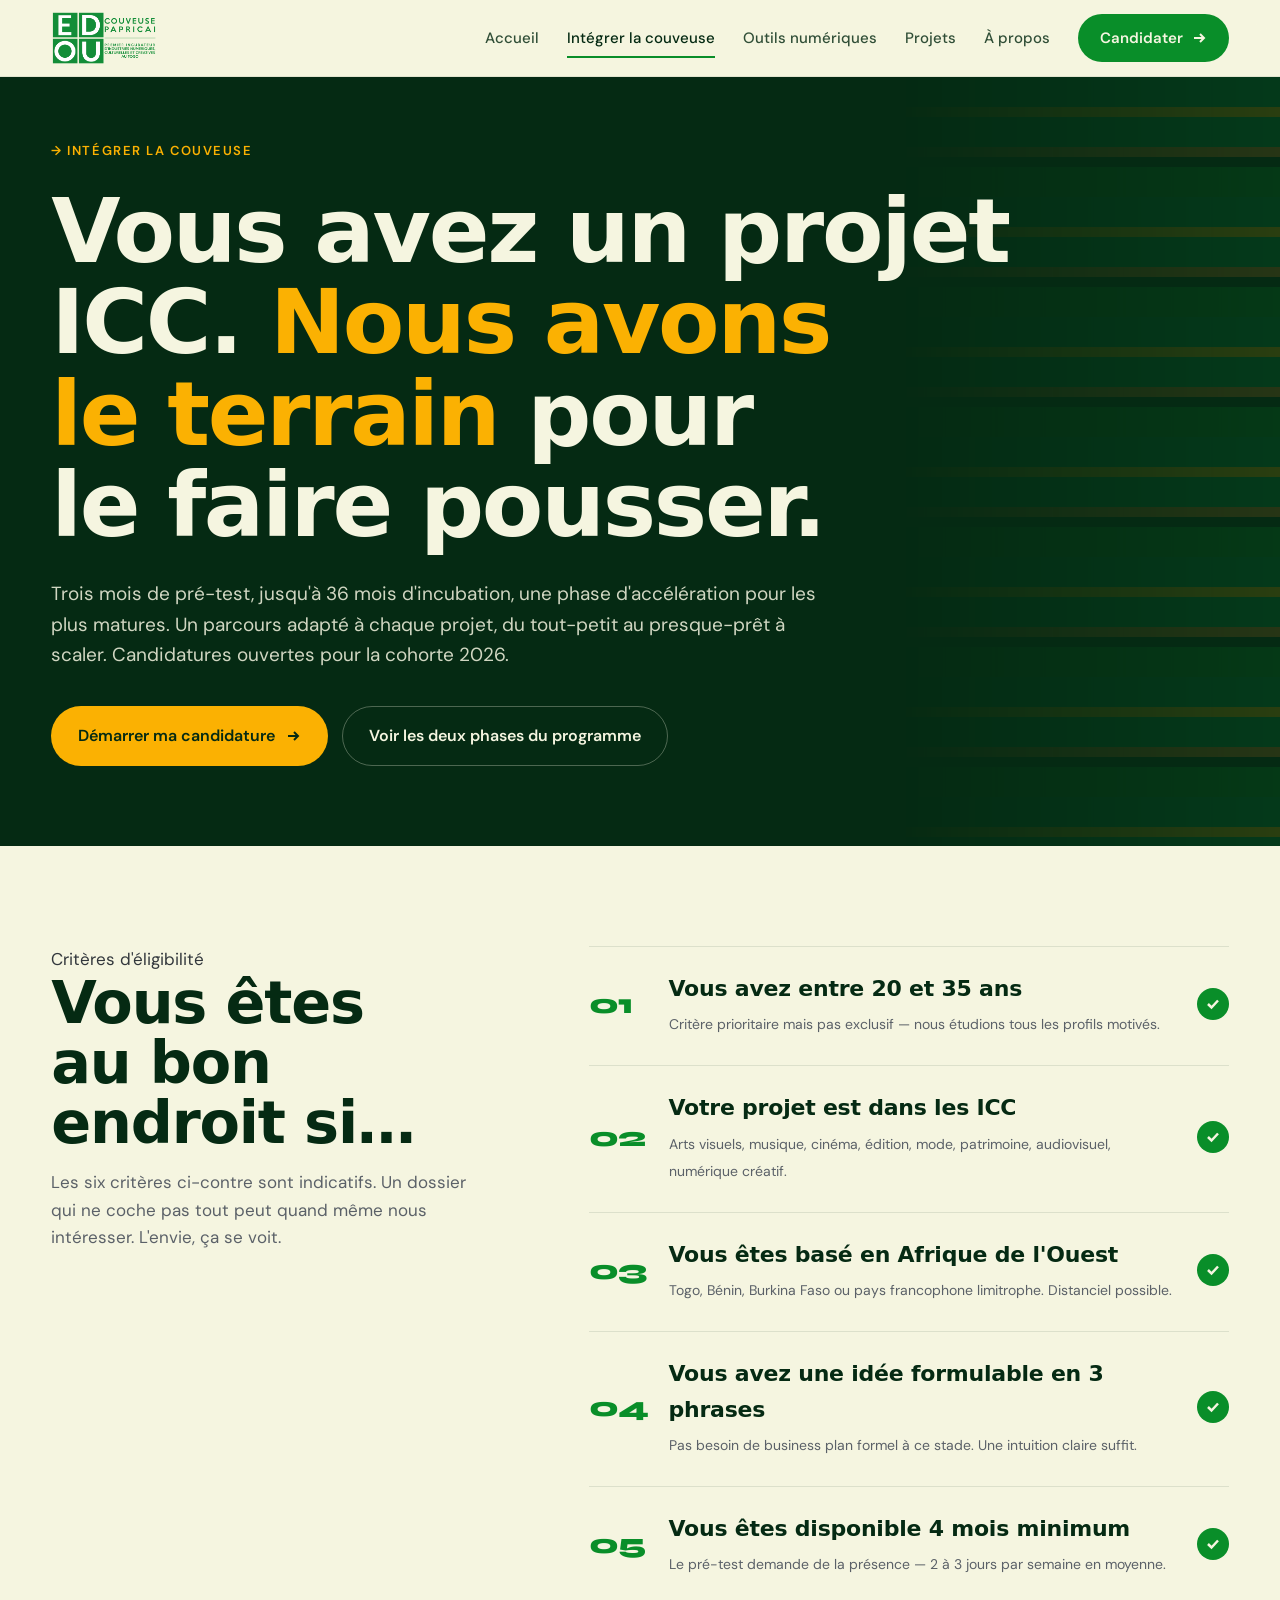
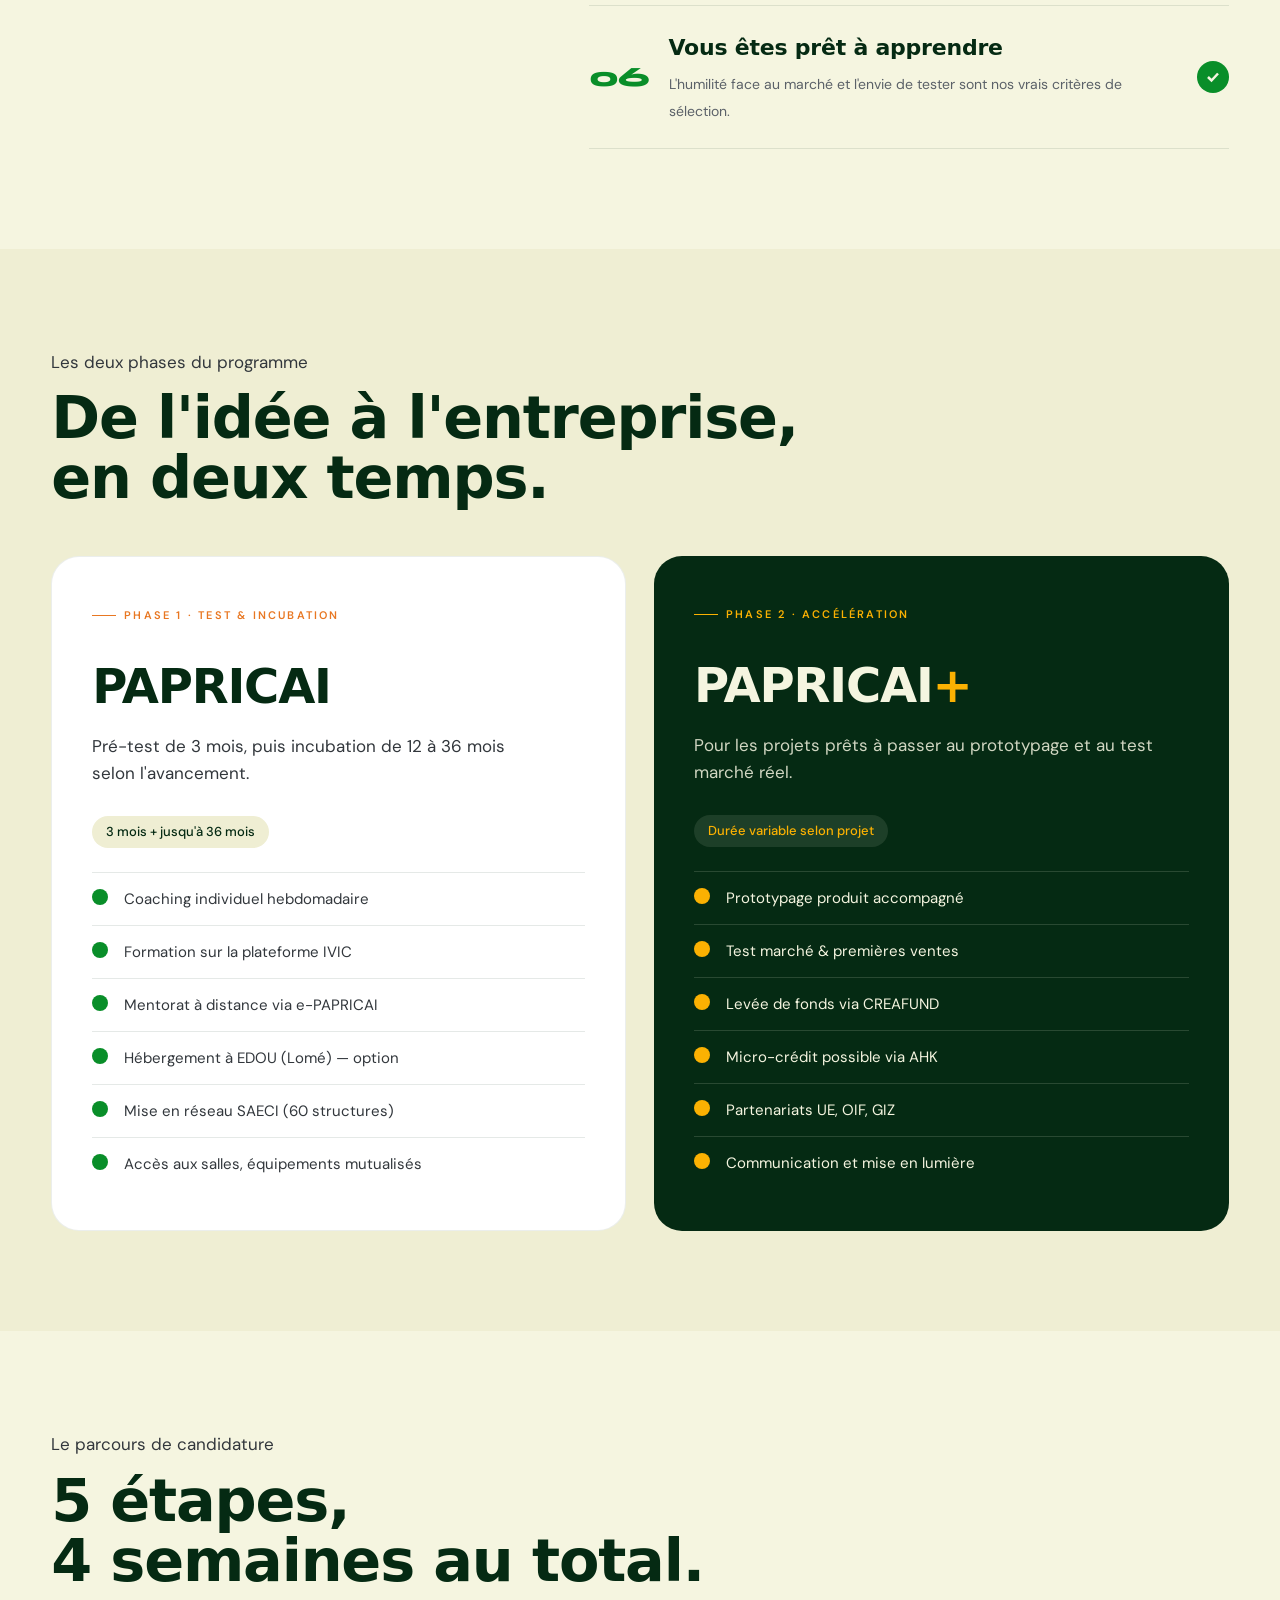
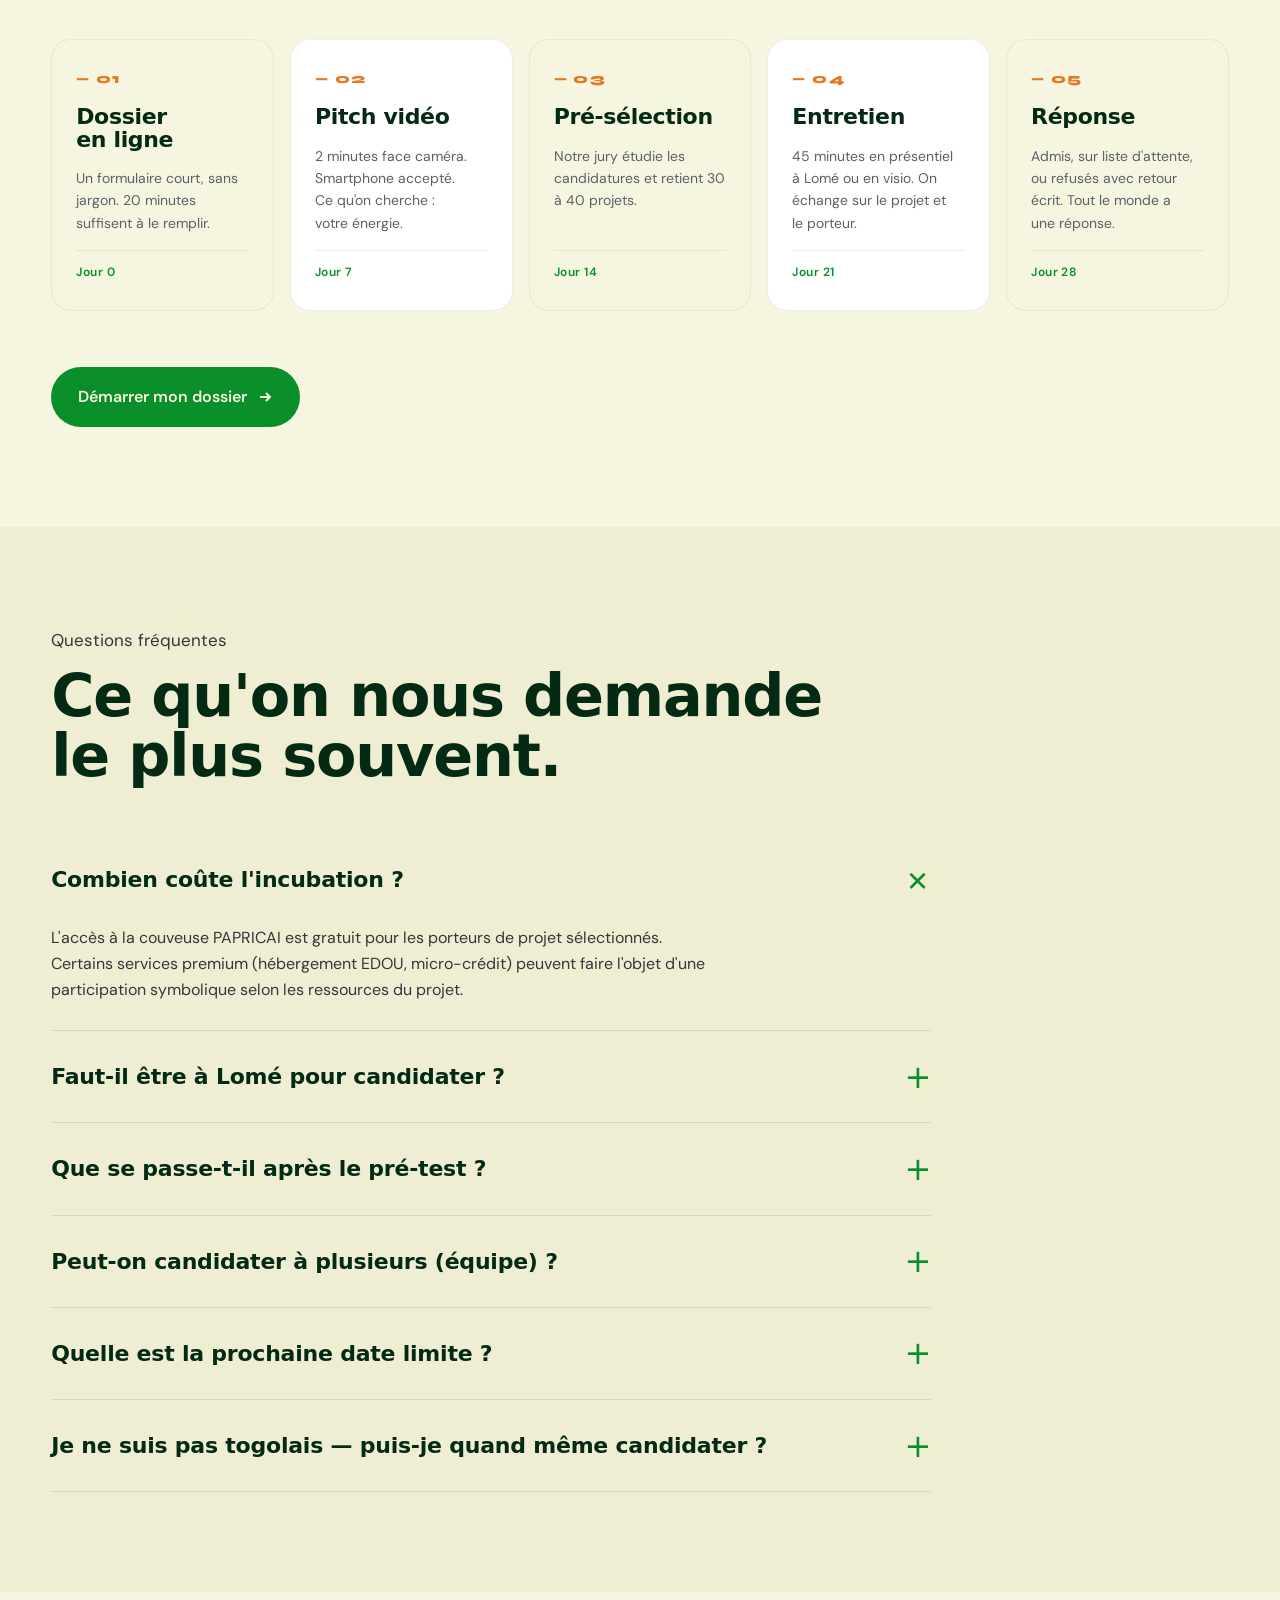
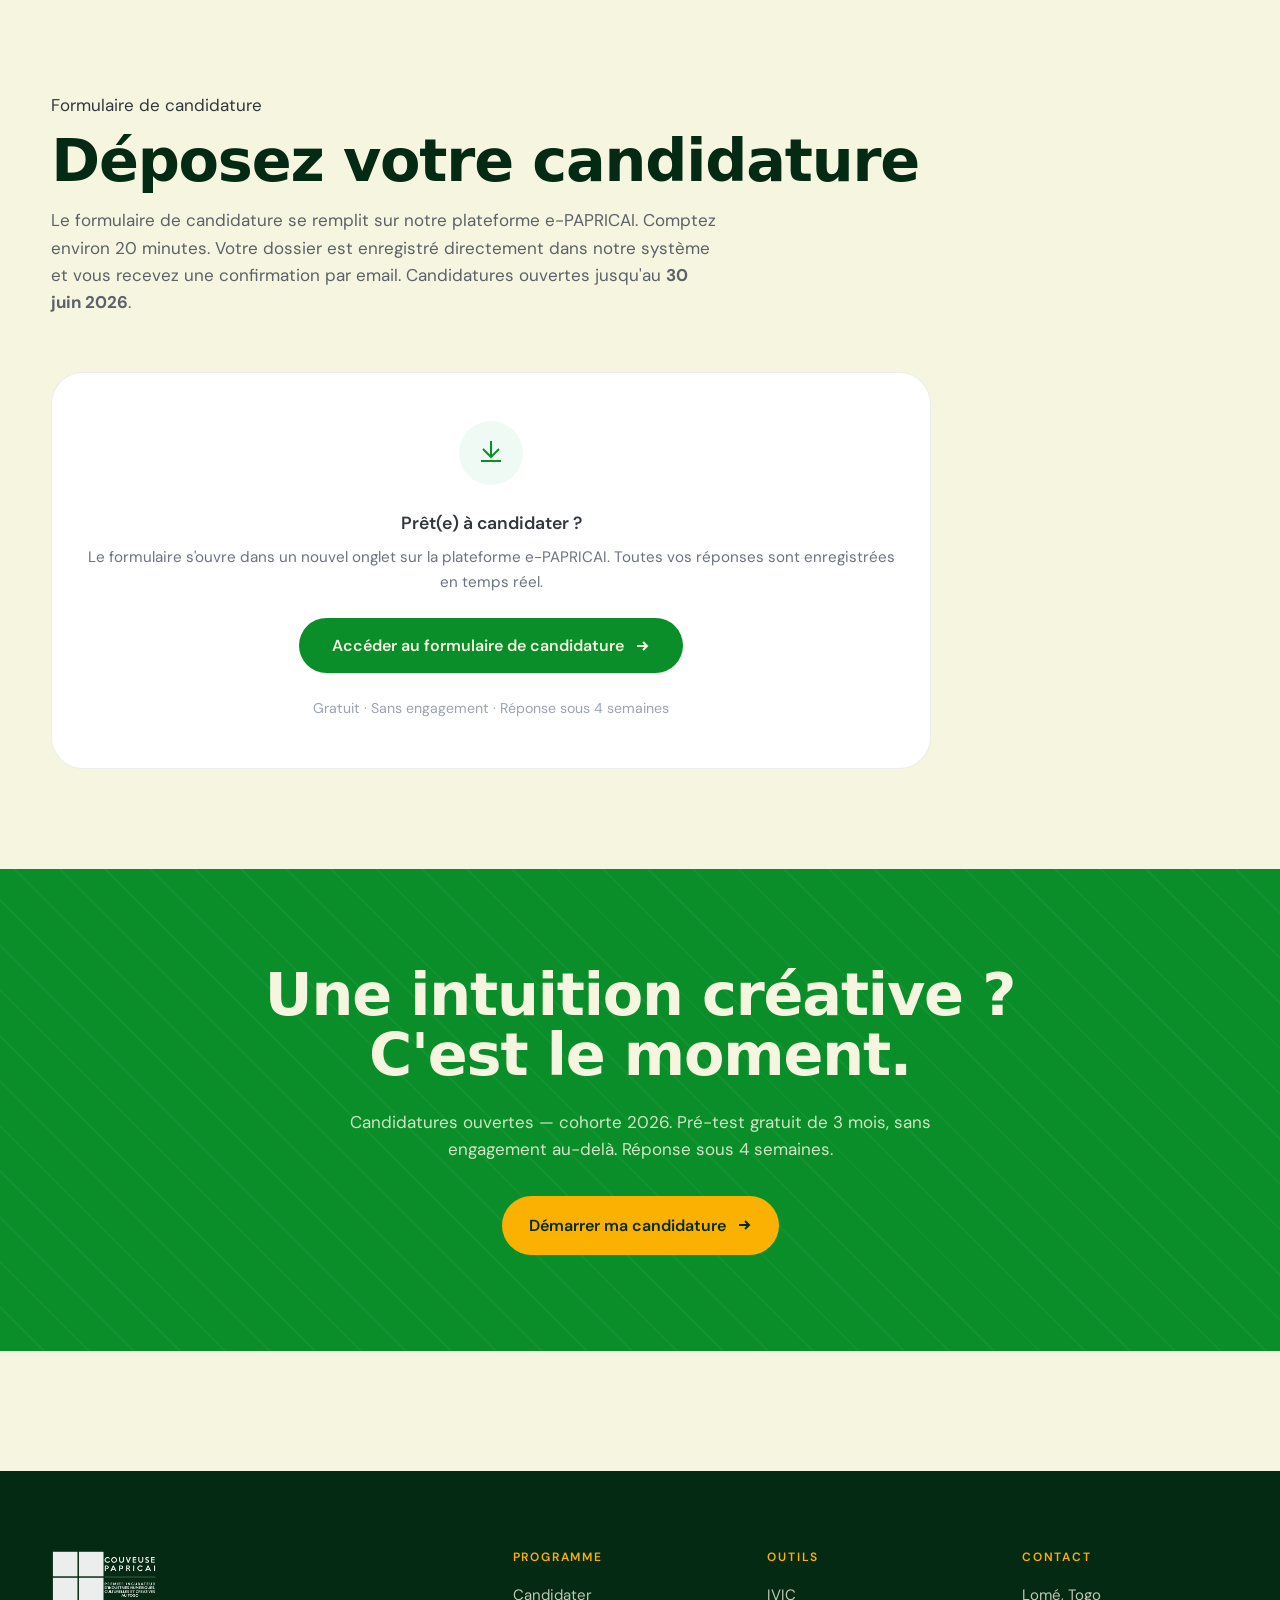
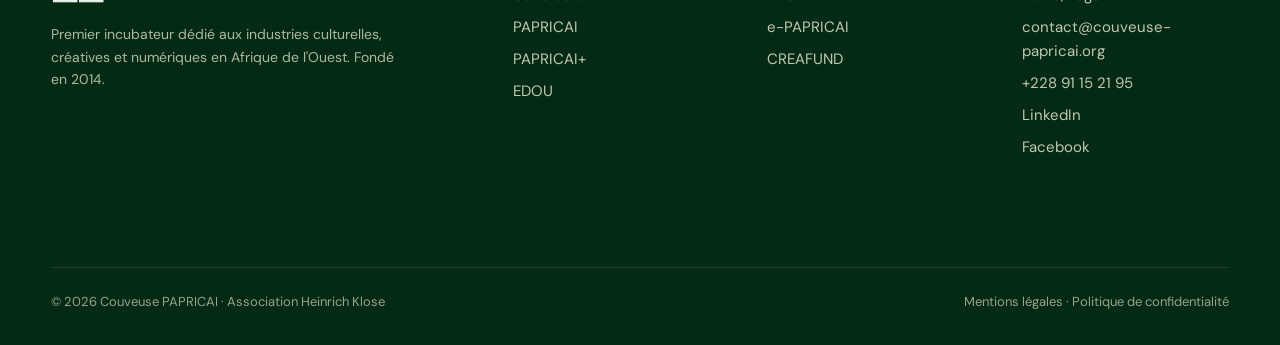
<file: candidater.html>
<!doctype html>
<html lang="fr">
<head>
<meta charset="utf-8" />
<meta name="viewport" content="width=device-width,initial-scale=1" />
<title>Intégrer la couveuse — PAPRICAI</title>
<meta name="description" content="Candidatez à la Couveuse PAPRICAI. Critères d'éligibilité, phases du programme (PAPRICAI + PAPRICAI+), processus de sélection et FAQ. Candidatures ouvertes — Cohorte 2026." />
<meta name="robots" content="index, follow" />
<link rel="canonical" href="https://couveuse-papricai.org/candidater.html" />

<!-- Favicon -->
<link rel="icon" type="image/png" href="images/logo-papricai.png" />
<link rel="apple-touch-icon" href="images/logo-papricai.png" />

<!-- Open Graph -->
<meta property="og:type" content="website" />
<meta property="og:site_name" content="Couveuse PAPRICAI" />
<meta property="og:locale" content="fr_FR" />
<meta property="og:url" content="https://couveuse-papricai.org/candidater.html" />
<meta property="og:title" content="Intégrer la Couveuse PAPRICAI — Candidatures Cohorte 2026" />
<meta property="og:description" content="Candidatez à la Couveuse PAPRICAI. Critères d'éligibilité, phases du programme (PAPRICAI + PAPRICAI+), processus de sélection et FAQ. Candidatures ouvertes." />
<meta property="og:image" content="https://couveuse-papricai.org/images/hero-atelier.jpg" />
<meta property="og:image:width" content="1200" />
<meta property="og:image:height" content="630" />
<meta property="og:image:alt" content="Candidature à la Couveuse PAPRICAI — Programme d'incubation ICC" />

<!-- Twitter / X Card -->
<meta name="twitter:card" content="summary_large_image" />
<meta name="twitter:site" content="@papricai" />
<meta name="twitter:title" content="Intégrer la Couveuse PAPRICAI — Candidatures Cohorte 2026" />
<meta name="twitter:description" content="Candidatez à la Couveuse PAPRICAI. Programme ICC Togo, Bénin, Burkina et distanciel. Candidatures ouvertes." />
<meta name="twitter:image" content="https://couveuse-papricai.org/images/hero-atelier.jpg" />

<!-- Fonts -->
<link rel="preconnect" href="https://fonts.googleapis.com" />
<link rel="preconnect" href="https://fonts.gstatic.com" crossorigin />
<link rel="preconnect" href="https://api.fontshare.com" crossorigin />
<link rel="stylesheet" href="https://api.fontshare.com/v2/css?f[]=clash-display@500,600,700&display=swap" />
<link rel="stylesheet" href="https://fonts.googleapis.com/css2?family=DM+Sans:opsz,wght@9..40,400;9..40,500;9..40,600;9..40,700&family=Syne:wght@700;800&display=swap" />

<link rel="stylesheet" href="styles.css" />

<!-- Schema.org JSON-LD -->
<script type="application/ld+json">
{
  "@context": "https://schema.org",
  "@graph": [
    {
      "@type": "WebPage",
      "@id": "https://couveuse-papricai.org/candidater.html#webpage",
      "url": "https://couveuse-papricai.org/candidater.html",
      "name": "Intégrer la Couveuse PAPRICAI — Candidatures Cohorte 2026",
      "description": "Candidatez à la Couveuse PAPRICAI. Critères d'éligibilité, phases du programme (PAPRICAI + PAPRICAI+), processus de sélection et FAQ.",
      "isPartOf": {"@id": "https://couveuse-papricai.org/#website"},
      "inLanguage": "fr-FR",
      "breadcrumb": {
        "@type": "BreadcrumbList",
        "itemListElement": [
          {"@type": "ListItem", "position": 1, "name": "Accueil", "item": "https://couveuse-papricai.org/"},
          {"@type": "ListItem", "position": 2, "name": "Candidater", "item": "https://couveuse-papricai.org/candidater.html"}
        ]
      }
    },
    {
      "@type": "FAQPage",
      "mainEntity": [
        {
          "@type": "Question",
          "name": "Combien coûte l'incubation à la Couveuse PAPRICAI ?",
          "acceptedAnswer": {
            "@type": "Answer",
            "text": "L'accès à la couveuse PAPRICAI est gratuit pour les porteurs de projet sélectionnés. Certains services premium (hébergement EDOU, micro-crédit) peuvent faire l'objet d'une participation symbolique selon les ressources du projet."
          }
        },
        {
          "@type": "Question",
          "name": "Faut-il être à Lomé pour candidater à PAPRICAI ?",
          "acceptedAnswer": {
            "@type": "Answer",
            "text": "Non. Nous avons une capacité de 40 entrepreneurs en distanciel grâce à nos outils IVIC et e-PAPRICAI. Les phases de présentiel sont possibles à Lomé mais ne sont pas obligatoires sur l'ensemble du parcours."
          }
        },
        {
          "@type": "Question",
          "name": "Que se passe-t-il après le pré-test PAPRICAI ?",
          "acceptedAnswer": {
            "@type": "Answer",
            "text": "À l'issue des 3 mois de pré-test, un comité étudie l'avancement. Trois sorties possibles : passage en incubation PAPRICAI, prolongation du pré-test, ou réorientation. Aucune sortie n'est un échec."
          }
        },
        {
          "@type": "Question",
          "name": "Peut-on candidater à plusieurs (équipe) à la Couveuse PAPRICAI ?",
          "acceptedAnswer": {
            "@type": "Answer",
            "text": "Oui — un projet peut être porté par 1 à 3 cofondateurs. Le dossier reste unique mais chaque cofondateur participe au pitch et à l'entretien."
          }
        },
        {
          "@type": "Question",
          "name": "Je ne suis pas togolais — puis-je quand même candidater à PAPRICAI ?",
          "acceptedAnswer": {
            "@type": "Answer",
            "text": "Oui. Nous accueillons des entrepreneurs du Bénin, du Burkina Faso, du Niger, du Mali, de Côte d'Ivoire, du Sénégal et au-delà via le réseau SAECI. Le programme est en français."
          }
        }
      ]
    }
  ]
}
</script>
<style>
/* ============================================================
   CANDIDATER PAGE
   ============================================================ */

.page-hero{
  padding: 64px 0 80px;
  background: var(--green-ink);
  color: var(--cream);
  position: relative; overflow: hidden;
}
.page-hero::before{
  content: ""; position: absolute; top: 0; right: 0; bottom: 0; width: 30%;
  background-image: repeating-linear-gradient(
    180deg,
    var(--green-deep) 0 30px,
    var(--gold) 30px 40px,
    var(--green-deep) 40px 70px,
    var(--orange) 70px 80px,
    transparent 80px 90px,
    var(--green) 90px 120px
  );
  opacity: .15;
  mask-image: linear-gradient(90deg, transparent, black);
  -webkit-mask-image: linear-gradient(90deg, transparent, black);
}
.page-hero .crumb{
  font-size: 13px; color: var(--gold); margin-bottom: 24px;
  letter-spacing: .12em; text-transform: uppercase; font-weight: 600;
}
.page-hero h1{
  font-size: clamp(48px, 7vw, 96px);
  max-width: 18ch;
  color: var(--cream); position: relative;
}
.page-hero h1 em{ font-style: normal; color: var(--gold); }
.page-hero .lede{
  margin-top: 28px;
  font-size: 19px; color: rgba(245,245,224,.85);
  max-width: 60ch;
}
.page-hero-actions{
  display: flex; gap: 14px; margin-top: 36px; flex-wrap: wrap;
}
.page-hero-actions .btn-primary{ background: var(--gold); color: var(--green-ink); }
.page-hero-actions .btn-primary:hover{ background: #ffc52e; }
.page-hero-actions .btn-ghost{ color: var(--cream); border-color: rgba(245,245,224,.3); }
.page-hero-actions .btn-ghost:hover{ background: rgba(245,245,224,.08); }

/* —————————————————————————— ELIGIBILITY —————————————————————————— */
.eligible{ padding: 100px 0; }
.eligible-grid{
  display: grid; grid-template-columns: 1fr 1.4fr; gap: 80px; align-items: start;
}
.eligible h2{ color: var(--green-ink); margin-bottom: 16px; }
.eligible .lede{ color: var(--ink-soft); font-size: 17px; max-width: 36ch; }
.criteria{ display: flex; flex-direction: column; gap: 4px; }
.criterion{
  display: grid; grid-template-columns: 56px 1fr auto; gap: 24px;
  padding: 24px 0; border-top: 1px solid rgba(5,42,19,.10);
  align-items: center;
}
.criterion:last-child{ border-bottom: 1px solid rgba(5,42,19,.10); }
.criterion .num{
  font-family: var(--num); font-weight: 800; font-size: 28px;
  color: var(--green); letter-spacing: -0.02em;
}
.criterion .text strong{
  display: block; font-family: var(--display); font-weight: 600;
  font-size: 22px; color: var(--green-ink); margin-bottom: 4px;
  letter-spacing: -0.01em;
}
.criterion .text span{ font-size: 14px; color: var(--ink-soft); }
.criterion .check{
  width: 32px; height: 32px; border-radius: 50%;
  background: var(--green); display: grid; place-items: center;
  color: var(--cream); flex: none;
}

/* —————————————————————————— PHASES —————————————————————————— */
.phases{
  background: var(--cream-2);
  padding: 100px 0;
}
.phases h2{ color: var(--green-ink); margin-bottom: 48px; }
.phases-grid{ display: grid; grid-template-columns: 1fr 1fr; gap: 28px; }
.phase{
  background: var(--white);
  border-radius: 28px;
  padding: 40px;
  position: relative; overflow: hidden;
  border: 1px solid rgba(5,42,19,.08);
}
.phase.plus{
  background: var(--green-ink); color: var(--cream); border: none;
}
.phase .label{
  display: inline-flex; align-items: center; gap: 8px;
  font-size: 11px; font-weight: 600; letter-spacing: .2em; text-transform: uppercase;
  color: var(--orange); margin-bottom: 24px;
}
.phase.plus .label{ color: var(--gold); }
.phase .label::before{
  content: ""; width: 24px; height: 1px; background: currentColor; display: block;
}
.phase .name{
  font-family: var(--display); font-weight: 700; font-size: 48px;
  color: var(--green-ink); letter-spacing: -0.025em; margin-bottom: 8px;
}
.phase.plus .name{ color: var(--cream); }
.phase.plus .name span{ color: var(--gold); }
.phase .tagline{
  font-size: 17px; margin-bottom: 28px; color: var(--ink);
}
.phase.plus .tagline{ color: rgba(245,245,224,.85); }
.phase .duration{
  display: inline-block; background: var(--cream-2); padding: 6px 14px;
  border-radius: 999px; font-size: 13px; font-weight: 500;
  color: var(--green-ink); margin-bottom: 24px;
}
.phase.plus .duration{ background: rgba(245,245,224,.1); color: var(--gold); }
.phase ul{
  list-style: none; padding: 0; margin: 0;
  font-size: 15px;
}
.phase ul li{
  padding: 14px 0; border-top: 1px solid rgba(5,42,19,.1);
  display: grid; grid-template-columns: 20px 1fr; gap: 12px;
  align-items: start;
}
.phase.plus ul li{ border-top-color: rgba(245,245,224,.15); }
.phase ul li::before{
  content: ""; width: 16px; height: 16px; border-radius: 50%;
  background: var(--green); margin-top: 2px;
}
.phase.plus ul li::before{ background: var(--gold); }

/* —————————————————————————— PROCESS —————————————————————————— */
.process{ padding: 100px 0; }
.process h2{ color: var(--green-ink); margin-bottom: 48px; max-width: 18ch; }
.process-grid{
  display: grid; grid-template-columns: repeat(5, 1fr);
  gap: 16px;
}
.proc-step{
  background: var(--white);
  border: 1px solid rgba(5,42,19,.08);
  border-radius: 20px;
  padding: 28px 24px;
  display: flex; flex-direction: column; gap: 16px;
  position: relative;
  min-height: 220px;
}
.proc-step:nth-child(odd){ background: var(--cream); border: 1px solid rgba(5,42,19,.06); }
.proc-step .step-num{
  font-family: var(--num); font-weight: 800; font-size: 14px;
  letter-spacing: .1em; color: var(--orange);
}
.proc-step h3{
  font-size: 22px; color: var(--green-ink); margin: 0;
}
.proc-step p{ font-size: 14px; color: var(--ink-soft); margin: 0 0 auto; }
.proc-step .when{
  font-size: 12px; color: var(--green); font-weight: 600;
  padding-top: 12px; border-top: 1px solid rgba(5,42,19,.08);
  letter-spacing: .04em;
}

/* —————————————————————————— FAQ —————————————————————————— */
.faq{ padding: 100px 0; background: var(--cream-2); }
.faq h2{ color: var(--green-ink); margin-bottom: 48px; }
.faq-list{ max-width: 880px; }
.q{
  border-bottom: 1px solid rgba(5,42,19,.1);
}
.q summary{
  list-style: none; cursor: pointer;
  padding: 28px 0;
  display: flex; align-items: center; justify-content: space-between; gap: 24px;
  font-family: var(--display); font-weight: 600; font-size: 22px;
  color: var(--green-ink); letter-spacing: -0.01em;
}
.q summary::-webkit-details-marker{ display: none; }
.q summary::after{
  content: "+"; font-family: var(--display); font-weight: 500;
  font-size: 32px; color: var(--green); transition: transform .2s;
  line-height: 1; flex: none;
}
.q[open] summary::after{ transform: rotate(45deg); }
.q .a{
  padding: 0 0 28px;
  color: var(--ink); font-size: 16px; max-width: 60ch;
}

/* —————————————————————————— FINAL —————————————————————————— */
.cta-band{
  background: var(--green);
  color: var(--cream);
  padding: 96px 0;
  text-align: center;
  position: relative; overflow: hidden;
}
.cta-band::before{
  content: ""; position: absolute; inset: 0;
  background-image: repeating-linear-gradient(
    45deg,
    transparent 0 30px,
    rgba(245,245,224,.04) 30px 32px
  );
}
.cta-band h2{
  position: relative; color: var(--cream); max-width: 22ch; margin: 0 auto 24px;
}
.cta-band p{
  position: relative; color: rgba(245,245,224,.85);
  max-width: 50ch; margin: 0 auto 32px; font-size: 17px;
}
.cta-band .btn{ background: var(--gold); color: var(--green-ink); position: relative; }
.cta-band .btn:hover{ background: #ffc52e; }

/* —————————————————————————— FORMULAIRE —————————————————————————— */
.form-section{
  padding: 100px 0;
  background: var(--cream);
}
.form-section .section-tag{ margin-bottom: 12px; }
.form-section h2{ color: var(--green-ink); margin-bottom: 16px; }
.form-section .form-intro{
  font-size: 17px; color: var(--ink-soft);
  max-width: 58ch; margin-bottom: 56px;
}
.form-card{
  background: var(--white);
  border-radius: 32px;
  border: 1px solid rgba(5,42,19,.08);
  padding: 56px;
  max-width: 880px;
}
.form-group{ margin-bottom: 32px; }
.form-group label{
  display: block;
  font-family: var(--display); font-weight: 600; font-size: 16px;
  color: var(--green-ink); margin-bottom: 10px;
  letter-spacing: -0.01em;
}
.form-group label .req{ color: var(--green); margin-left: 3px; }
.form-group label .hint{
  font-family: var(--body); font-weight: 400; font-size: 13px;
  color: var(--ink-soft); margin-left: 8px; letter-spacing: 0;
}
.form-row{ display: grid; grid-template-columns: 1fr 1fr; gap: 24px; }
.form-group input,
.form-group select,
.form-group textarea{
  width: 100%;
  padding: 16px 20px;
  border-radius: 14px;
  border: 1.5px solid rgba(5,42,19,.16);
  background: var(--cream);
  font-family: var(--body); font-size: 16px;
  color: var(--green-ink);
  transition: border-color .15s, box-shadow .15s;
  outline: none;
  -webkit-appearance: none;
}
.form-group input:focus,
.form-group select:focus,
.form-group textarea:focus{
  border-color: var(--green);
  box-shadow: 0 0 0 3px rgba(9,142,41,.12);
  background: var(--white);
}
.form-group input::placeholder,
.form-group textarea::placeholder{ color: var(--ink-soft); opacity: .6; }
.form-group select{
  background-image: url("data:image/svg+xml,%3Csvg xmlns='http://www.w3.org/2000/svg' width='16' height='16' viewBox='0 0 16 16' fill='none' stroke='%23052a13' stroke-width='1.8'%3E%3Cpath d='M4 6l4 4 4-4'/%3E%3C/svg%3E");
  background-repeat: no-repeat;
  background-position: right 16px center;
  padding-right: 44px;
  cursor: pointer;
}
.form-group textarea{
  resize: vertical;
  min-height: 120px;
  line-height: 1.6;
}
.form-group .char-count{
  font-size: 12px; color: var(--ink-soft);
  text-align: right; margin-top: 6px;
}
.form-divider{
  display: flex; align-items: center; gap: 20px;
  margin: 40px 0 32px;
}
.form-divider::before, .form-divider::after{
  content:""; flex: 1; height: 1px; background: rgba(5,42,19,.10);
}
.form-divider span{
  font-family: var(--body); font-size: 12px; font-weight: 600;
  letter-spacing: .14em; text-transform: uppercase; color: var(--ink-soft);
  white-space: nowrap;
}
.radio-group, .check-group{
  display: flex; flex-direction: column; gap: 12px;
  margin-top: 4px;
}
.radio-group label, .check-group label{
  display: flex; align-items: flex-start; gap: 14px;
  font-family: var(--body); font-weight: 400; font-size: 16px;
  color: var(--ink); cursor: pointer;
  margin: 0;
  padding: 14px 18px;
  border-radius: 12px;
  border: 1.5px solid rgba(5,42,19,.12);
  transition: border-color .15s, background .15s;
}
.radio-group label:has(input:checked),
.check-group label:has(input:checked){
  border-color: var(--green);
  background: rgba(9,142,41,.05);
}
.radio-group input, .check-group input{
  width: auto; flex: none; margin-top: 2px;
  accent-color: var(--green);
  width: 18px; height: 18px;
  padding: 0;
  border: none; box-shadow: none;
}
.radio-group label:has(input:checked), .check-group label:has(input:checked){
  color: var(--green-ink);
}
.form-submit{
  margin-top: 40px;
  display: flex; align-items: center; gap: 20px; flex-wrap: wrap;
}
.form-submit .btn-primary{
  background: var(--green); color: var(--cream);
  padding: 18px 36px; font-size: 17px;
  min-width: 220px; justify-content: center;
}
.form-submit .btn-primary:hover{ background: var(--green-ink); }
.form-submit small{ font-size: 13px; color: var(--ink-soft); max-width: 32ch; }

/* Confirmation */
.form-success{
  display: none;
  background: rgba(9,142,41,.07);
  border: 1.5px solid rgba(9,142,41,.25);
  border-radius: 20px;
  padding: 40px 48px;
  margin-top: 32px;
}
.form-success.visible{ display: block; }
.form-success h3{
  color: var(--green-ink); margin-bottom: 12px;
  font-size: 26px;
}
.form-success p{ color: var(--ink); margin: 0; font-size: 16px; }

/* Mobile nav drawer */
.nav-drawer{
  display: none;
  position: fixed; inset: 0; z-index: 50;
}
.nav-drawer.open{ display: block; }
.nav-drawer-backdrop{
  position: absolute; inset: 0;
  background: rgba(5,42,19,.4); backdrop-filter: blur(4px);
}
.nav-drawer-panel{
  position: absolute; top: 0; right: 0; bottom: 0;
  width: min(320px, 90vw);
  background: var(--cream);
  padding: 24px;
  display: flex; flex-direction: column; gap: 8px;
  overflow-y: auto;
}
.nav-drawer-close{
  align-self: flex-end;
  width: 44px; height: 44px; border-radius: 12px;
  background: transparent; border: 1px solid rgba(5,42,19,.15);
  display: grid; place-items: center; cursor: pointer;
  color: var(--green-ink); margin-bottom: 16px;
}
.nav-drawer-panel a{
  display: block; padding: 14px 16px;
  font-weight: 600; font-size: 18px;
  color: var(--green-ink); border-radius: 12px;
  transition: background .15s;
}
.nav-drawer-panel a:hover{ background: rgba(5,42,19,.06); }
.nav-drawer-panel .drawer-cta{
  margin-top: 16px;
  background: var(--green); color: var(--cream);
  border-radius: 999px; text-align: center;
  padding: 16px 24px; font-weight: 600;
}
.nav-drawer-panel .drawer-cta:hover{ background: var(--green-ink); }

/* —————————————————————————— RESPONSIVE —————————————————————————— */
@media (max-width: 1000px){
  .eligible-grid{ grid-template-columns: 1fr; gap: 40px; }
  .phases-grid{ grid-template-columns: 1fr; }
  .process-grid{ grid-template-columns: repeat(2, 1fr); }
}
@media (max-width: 700px){
  .form-card{ padding: 32px 24px; }
  .form-row{ grid-template-columns: 1fr; gap: 0; }
}
@media (max-width: 600px){
  .process-grid{ grid-template-columns: 1fr; }
  .phase{ padding: 28px; }
  .phase .name{ font-size: 36px; }
  .criterion{ grid-template-columns: 40px 1fr 28px; gap: 16px; padding: 18px 0; }
  .criterion .num{ font-size: 22px; }
  .criterion .text strong{ font-size: 17px; }
}
</style>
</head>
<body>

<!-- HEADER -->
<header class="site-header">
  <div class="wrap nav">
    <a href="index.html" class="brand" aria-label="Couveuse PAPRICAI - Accueil">
      <img src="images/logo-papricai.png" alt="Couveuse PAPRICAI - Premier incubateur d'industries numériques, culturelles et créatives au Togo" />
    </a>
    <nav class="nav-links">
      <a href="index.html">Accueil</a>
      <a href="candidater.html" aria-current="page">Intégrer la couveuse</a>
      <a href="outils.html">Outils numériques</a>
      <a href="index.html#projets">Projets</a>
      <a href="index.html#apropos">À propos</a>
    </nav>
    <a href="https://e-papricai.vercel.app/candidater" target="_blank" rel="noopener" class="nav-cta">
      Candidater
      <svg class="arrow" viewBox="0 0 16 16" fill="none" stroke="currentColor" stroke-width="2"><path d="M3 8h10M9 4l4 4-4 4"/></svg>
    </a>
    <button class="nav-burger" aria-label="Ouvrir le menu" aria-expanded="false" aria-controls="nav-drawer">
      <svg width="20" height="14" viewBox="0 0 20 14" fill="none" stroke="currentColor" stroke-width="2" aria-hidden="true"><path d="M0 1h20M0 7h20M0 13h20"/></svg>
    </button>
  </div>
</header>

<!-- MOBILE NAV DRAWER -->
<div class="nav-drawer" id="nav-drawer" role="dialog" aria-modal="true" aria-label="Menu de navigation">
  <div class="nav-drawer-backdrop" id="nav-backdrop"></div>
  <div class="nav-drawer-panel">
    <button class="nav-drawer-close" aria-label="Fermer le menu">
      <svg width="18" height="18" viewBox="0 0 18 18" fill="none" stroke="currentColor" stroke-width="2" aria-hidden="true"><path d="M2 2l14 14M16 2L2 16"/></svg>
    </button>
    <a href="index.html">Accueil</a>
    <a href="candidater.html" aria-current="page">Intégrer la couveuse</a>
    <a href="outils.html">Outils numériques</a>
    <a href="index.html#projets">Projets</a>
    <a href="index.html#apropos">À propos</a>
    <a href="https://e-papricai.vercel.app/candidater" target="_blank" rel="noopener" class="drawer-cta">Candidater à la couveuse</a>
  </div>
</div>

<!-- PAGE HERO -->
<section class="page-hero">
  <div class="wrap" style="position:relative;">
    <div class="crumb">→ Intégrer la couveuse</div>
    <h1>Vous avez un projet ICC. <em>Nous avons le terrain</em> pour le faire pousser.</h1>
    <p class="lede">
      Trois mois de pré-test, jusqu'à 36 mois d'incubation, une phase d'accélération
      pour les plus matures. Un parcours adapté à chaque projet, du tout-petit au
      presque-prêt à scaler. Candidatures ouvertes pour la cohorte 2026.
    </p>
    <div class="page-hero-actions">
      <a href="https://e-papricai.vercel.app/candidater" target="_blank" rel="noopener" class="btn btn-primary">
        Démarrer ma candidature
        <svg width="16" height="16" viewBox="0 0 16 16" fill="none" stroke="currentColor" stroke-width="2"><path d="M3 8h10M9 4l4 4-4 4"/></svg>
      </a>
      <a href="#phases" class="btn btn-ghost">Voir les deux phases du programme</a>
    </div>
  </div>
</section>

<!-- ELIGIBILITY -->
<section class="eligible">
  <div class="wrap">
    <div class="eligible-grid">
      <div>
        <div class="section-tag">Critères d'éligibilité</div>
        <h2>Vous êtes au bon endroit si…</h2>
        <p class="lede">
          Les six critères ci-contre sont indicatifs. Un dossier qui ne coche pas
          tout peut quand même nous intéresser. L'envie, ça se voit.
        </p>
      </div>

      <div class="criteria">
        <div class="criterion">
          <span class="num">01</span>
          <div class="text">
            <strong>Vous avez entre 20 et 35 ans</strong>
            <span>Critère prioritaire mais pas exclusif — nous étudions tous les profils motivés.</span>
          </div>
          <div class="check">
            <svg width="14" height="14" viewBox="0 0 14 14" fill="none" stroke="currentColor" stroke-width="2.5"><path d="M2 7l3.5 3.5L12 3.5"/></svg>
          </div>
        </div>

        <div class="criterion">
          <span class="num">02</span>
          <div class="text">
            <strong>Votre projet est dans les ICC</strong>
            <span>Arts visuels, musique, cinéma, édition, mode, patrimoine, audiovisuel, numérique créatif.</span>
          </div>
          <div class="check">
            <svg width="14" height="14" viewBox="0 0 14 14" fill="none" stroke="currentColor" stroke-width="2.5"><path d="M2 7l3.5 3.5L12 3.5"/></svg>
          </div>
        </div>

        <div class="criterion">
          <span class="num">03</span>
          <div class="text">
            <strong>Vous êtes basé en Afrique de l'Ouest</strong>
            <span>Togo, Bénin, Burkina Faso ou pays francophone limitrophe. Distanciel possible.</span>
          </div>
          <div class="check">
            <svg width="14" height="14" viewBox="0 0 14 14" fill="none" stroke="currentColor" stroke-width="2.5"><path d="M2 7l3.5 3.5L12 3.5"/></svg>
          </div>
        </div>

        <div class="criterion">
          <span class="num">04</span>
          <div class="text">
            <strong>Vous avez une idée formulable en 3 phrases</strong>
            <span>Pas besoin de business plan formel à ce stade. Une intuition claire suffit.</span>
          </div>
          <div class="check">
            <svg width="14" height="14" viewBox="0 0 14 14" fill="none" stroke="currentColor" stroke-width="2.5"><path d="M2 7l3.5 3.5L12 3.5"/></svg>
          </div>
        </div>

        <div class="criterion">
          <span class="num">05</span>
          <div class="text">
            <strong>Vous êtes disponible 4 mois minimum</strong>
            <span>Le pré-test demande de la présence — 2 à 3 jours par semaine en moyenne.</span>
          </div>
          <div class="check">
            <svg width="14" height="14" viewBox="0 0 14 14" fill="none" stroke="currentColor" stroke-width="2.5"><path d="M2 7l3.5 3.5L12 3.5"/></svg>
          </div>
        </div>

        <div class="criterion">
          <span class="num">06</span>
          <div class="text">
            <strong>Vous êtes prêt à apprendre</strong>
            <span>L'humilité face au marché et l'envie de tester sont nos vrais critères de sélection.</span>
          </div>
          <div class="check">
            <svg width="14" height="14" viewBox="0 0 14 14" fill="none" stroke="currentColor" stroke-width="2.5"><path d="M2 7l3.5 3.5L12 3.5"/></svg>
          </div>
        </div>
      </div>
    </div>
  </div>
</section>

<!-- PHASES -->
<section class="phases" id="phases">
  <div class="wrap">
    <div class="section-tag" style="margin-bottom: 12px;">Les deux phases du programme</div>
    <h2>De l'idée à l'entreprise,<br>en deux temps.</h2>

    <div class="phases-grid">
      <article class="phase">
        <span class="label">Phase 1 · Test &amp; Incubation</span>
        <div class="name">PAPRICAI</div>
        <p class="tagline">Pré-test de 3 mois, puis incubation de 12 à 36 mois selon l'avancement.</p>
        <span class="duration">3 mois + jusqu'à 36 mois</span>
        <ul>
          <li>Coaching individuel hebdomadaire</li>
          <li>Formation sur la plateforme IVIC</li>
          <li>Mentorat à distance via e-PAPRICAI</li>
          <li>Hébergement à EDOU (Lomé) — option</li>
          <li>Mise en réseau SAECI (60 structures)</li>
          <li>Accès aux salles, équipements mutualisés</li>
        </ul>
      </article>

      <article class="phase plus">
        <span class="label">Phase 2 · Accélération</span>
        <div class="name">PAPRICAI<span>+</span></div>
        <p class="tagline">Pour les projets prêts à passer au prototypage et au test marché réel.</p>
        <span class="duration">Durée variable selon projet</span>
        <ul>
          <li>Prototypage produit accompagné</li>
          <li>Test marché &amp; premières ventes</li>
          <li>Levée de fonds via CREAFUND</li>
          <li>Micro-crédit possible via AHK</li>
          <li>Partenariats UE, OIF, GIZ</li>
          <li>Communication et mise en lumière</li>
        </ul>
      </article>
    </div>
  </div>
</section>

<!-- PROCESS -->
<section class="process" id="candidature" style="scroll-margin-top: 90px;">
  <div class="wrap">
    <div class="section-tag" style="margin-bottom: 12px;">Le parcours de candidature</div>
    <h2>5 étapes,<br>4 semaines au total.</h2>

    <div class="process-grid">
      <div class="proc-step">
        <span class="step-num">— 01</span>
        <h3>Dossier en ligne</h3>
        <p>Un formulaire court, sans jargon. 20 minutes suffisent à le remplir.</p>
        <div class="when">Jour 0</div>
      </div>
      <div class="proc-step">
        <span class="step-num">— 02</span>
        <h3>Pitch vidéo</h3>
        <p>2 minutes face caméra. Smartphone accepté. Ce qu'on cherche&nbsp;: votre énergie.</p>
        <div class="when">Jour 7</div>
      </div>
      <div class="proc-step">
        <span class="step-num">— 03</span>
        <h3>Pré-sélection</h3>
        <p>Notre jury étudie les candidatures et retient 30 à 40 projets.</p>
        <div class="when">Jour 14</div>
      </div>
      <div class="proc-step">
        <span class="step-num">— 04</span>
        <h3>Entretien</h3>
        <p>45 minutes en présentiel à Lomé ou en visio. On échange sur le projet et le porteur.</p>
        <div class="when">Jour 21</div>
      </div>
      <div class="proc-step">
        <span class="step-num">— 05</span>
        <h3>Réponse</h3>
        <p>Admis, sur liste d'attente, ou refusés avec retour écrit. Tout le monde a une réponse.</p>
        <div class="when">Jour 28</div>
      </div>
    </div>

    <div style="margin-top: 56px; display: flex; justify-content: flex-start;">
      <a href="https://e-papricai.vercel.app/candidater" target="_blank" rel="noopener" class="btn btn-primary">
        Démarrer mon dossier
        <svg width="16" height="16" viewBox="0 0 16 16" fill="none" stroke="currentColor" stroke-width="2"><path d="M3 8h10M9 4l4 4-4 4"/></svg>
      </a>
    </div>
  </div>
</section>

<!-- FAQ -->
<section class="faq">
  <div class="wrap">
    <div class="section-tag" style="margin-bottom: 12px;">Questions fréquentes</div>
    <h2>Ce qu'on nous demande<br>le plus souvent.</h2>

    <div class="faq-list">
      <details class="q" open>
        <summary>Combien coûte l'incubation ?</summary>
        <div class="a">L'accès à la couveuse PAPRICAI est gratuit pour les porteurs de projet sélectionnés. Certains services premium (hébergement EDOU, micro-crédit) peuvent faire l'objet d'une participation symbolique selon les ressources du projet.</div>
      </details>
      <details class="q">
        <summary>Faut-il être à Lomé pour candidater ?</summary>
        <div class="a">Non. Nous avons une capacité de 40 entrepreneurs en distanciel grâce à nos outils IVIC et e-PAPRICAI. Les phases de présentiel sont possibles à Lomé mais ne sont pas obligatoires sur l'ensemble du parcours.</div>
      </details>
      <details class="q">
        <summary>Que se passe-t-il après le pré-test ?</summary>
        <div class="a">À l'issue des 3 mois de pré-test, un comité étudie l'avancement. Trois sorties possibles&nbsp;: passage en incubation PAPRICAI, prolongation du pré-test, ou réorientation. Aucune sortie n'est un échec.</div>
      </details>
      <details class="q">
        <summary>Peut-on candidater à plusieurs (équipe) ?</summary>
        <div class="a">Oui — un projet peut être porté par 1 à 3 cofondateurs. Le dossier reste unique mais chaque cofondateur participe au pitch et à l'entretien.</div>
      </details>
      <details class="q">
        <summary>Quelle est la prochaine date limite ?</summary>
        <div class="a">Les candidatures pour la cohorte 2026 sont ouvertes jusqu'au 30 juin 2026. Une seconde session de rattrapage aura lieu en septembre selon les places restantes.</div>
      </details>
      <details class="q">
        <summary>Je ne suis pas togolais — puis-je quand même candidater ?</summary>
        <div class="a">Oui. Nous accueillons des entrepreneurs du Bénin, du Burkina Faso, du Niger, du Mali, de Côte d'Ivoire, du Sénégal et au-delà via le réseau SAECI. Le programme est en français.</div>
      </details>
    </div>
  </div>
</section>

<!-- FORMULAIRE DE CANDIDATURE -->
<section class="form-section" id="formulaire" style="scroll-margin-top: 90px;">
  <div class="wrap">
    <div class="section-tag">Formulaire de candidature</div>
    <h2>Déposez votre candidature</h2>
    <p class="form-intro">
      Le formulaire de candidature se remplit sur notre plateforme e-PAPRICAI.
      Comptez environ 20 minutes. Votre dossier est enregistré directement dans notre système et
      vous recevez une confirmation par email. Candidatures ouvertes jusqu'au <strong>30 juin 2026</strong>.
    </p>

    <div class="form-card" style="display:flex; flex-direction:column; align-items:center; gap:24px; padding: 48px 32px; text-align:center;">
      <div style="width:64px;height:64px;background:var(--green-tint,#f0faf5);border-radius:50%;display:flex;align-items:center;justify-content:center;">
        <svg width="32" height="32" viewBox="0 0 32 32" fill="none" stroke="var(--green,#2d6a4f)" stroke-width="2"><path d="M16 4v16M8 12l8 8 8-8"/><path d="M6 24h20"/></svg>
      </div>
      <div>
        <p style="font-size:1.1rem;font-weight:600;margin:0 0 8px;">Prêt(e) à candidater ?</p>
        <p style="color:#6b7280;font-size:0.95rem;margin:0;">Le formulaire s'ouvre dans un nouvel onglet sur la plateforme e-PAPRICAI. Toutes vos réponses sont enregistrées en temps réel.</p>
      </div>
      <a href="https://e-papricai.vercel.app/candidater" target="_blank" rel="noopener" class="btn btn-primary" style="font-size:1rem; padding: 14px 32px;">
        Accéder au formulaire de candidature
        <svg width="16" height="16" viewBox="0 0 16 16" fill="none" stroke="currentColor" stroke-width="2"><path d="M3 8h10M9 4l4 4-4 4"/></svg>
      </a>
      <small style="color:#9ca3af;">Gratuit · Sans engagement · Réponse sous 4 semaines</small>

      <!-- PLACEHOLDER FORM TAG REMOVED - kept for HTML structure -->
      <div style="display:none;">
        <form id="candidature-form-placeholder">

        <!-- SECTION 1 — IDENTITÉ -->
        <div class="form-divider"><span>01 · Votre identité</span></div>

        <div class="form-row">
          <div class="form-group">
            <label for="prenom">Prénom <span class="req">*</span></label>
            <input type="text" id="prenom" name="prenom" required placeholder="Votre prénom" autocomplete="given-name" />
      </div>
    </div>
  </div>
</section>

<!-- FINAL CTA -->
<section class="cta-band">
  <div class="wrap">
    <h2>Une intuition créative ?<br>C'est le moment.</h2>
    <p>Candidatures ouvertes — cohorte 2026. Pré-test gratuit de 3 mois, sans engagement au-delà. Réponse sous 4 semaines.</p>
    <a href="https://e-papricai.vercel.app/candidater" target="_blank" rel="noopener" class="btn">
      Démarrer ma candidature
      <svg width="16" height="16" viewBox="0 0 16 16" fill="none" stroke="currentColor" stroke-width="2"><path d="M3 8h10M9 4l4 4-4 4"/></svg>
    </a>
  </div>
</section>

<!-- FOOTER -->
<footer class="footer">
  <div class="wrap">
    <div>
      <div class="brand" style="margin-bottom: 20px;">
        <img src="images/logo-papricai.png" alt="Couveuse PAPRICAI" />
      </div>
      <p style="color: rgba(245,245,224,.7); font-size: 14px; max-width: 36ch;">
        Premier incubateur dédié aux industries culturelles, créatives et numériques en Afrique de l'Ouest. Fondé en 2014.
      </p>
    </div>
    <div>
      <h4>Programme</h4>
      <a href="candidater.html">Candidater</a>
      <a href="#">PAPRICAI</a>
      <a href="#">PAPRICAI+</a>
      <a href="#">EDOU</a>
    </div>
    <div>
      <h4>Outils</h4>
      <a href="outils.html#ivic">IVIC</a>
      <a href="outils.html#e-papricai">e-PAPRICAI</a>
      <a href="outils.html#creafund">CREAFUND</a>
    </div>
    <div>
      <h4>Contact</h4>
      <a href="#">Lomé, Togo</a>
      <a href="mailto:contact@couveuse-papricai.org">contact@couveuse-papricai.org</a>
      <a href="tel:+22891152195">+228 91 15 21 95</a>
      <a href="https://www.linkedin.com/in/couveuse-papricai-7269961b0/" target="_blank" rel="noopener">LinkedIn</a>
      <a href="https://www.facebook.com/papricai" target="_blank" rel="noopener">Facebook</a>
    </div>
    <div class="signoff">
      <span>© 2026 Couveuse PAPRICAI · Association Heinrich Klose</span>
      <span>Mentions légales · Politique de confidentialité</span>
    </div>
  </div>
</footer>

<script>
(function () {
  /* — Mobile nav drawer — */
  var burger = document.querySelector('.nav-burger');
  var drawer = document.getElementById('nav-drawer');
  var backdrop = document.getElementById('nav-backdrop');
  var closeBtn = drawer.querySelector('.nav-drawer-close');

  function openDrawer() {
    drawer.classList.add('open');
    burger.setAttribute('aria-expanded', 'true');
    document.body.style.overflow = 'hidden';
    closeBtn.focus();
  }
  function closeDrawer() {
    drawer.classList.remove('open');
    burger.setAttribute('aria-expanded', 'false');
    document.body.style.overflow = '';
    burger.focus();
  }
  burger.addEventListener('click', openDrawer);
  closeBtn.addEventListener('click', closeDrawer);
  backdrop.addEventListener('click', closeDrawer);
  document.addEventListener('keydown', function (e) {
    if (e.key === 'Escape' && drawer.classList.contains('open')) closeDrawer();
  });
  drawer.querySelectorAll('a').forEach(function (l) { l.addEventListener('click', closeDrawer); });

  /* — Compteurs de caractères — */
  function bindCounter(textareaId, countId) {
    var ta = document.getElementById(textareaId);
    var ct = document.getElementById(countId);
    if (!ta || !ct) return;
    ta.addEventListener('input', function () { ct.textContent = ta.value.length; });
  }
  bindCounter('description', 'desc-count');
  bindCounter('motivation', 'motiv-count');

  /* — Soumission du formulaire (Web3Forms) — */
  var form = document.getElementById('candidature-form');
  var successBox = document.getElementById('form-success');
  var submitBtn = form ? form.querySelector('button[type="submit"]') : null;

  if (form) {
    form.addEventListener('submit', function (e) {
      e.preventDefault();
      if (!form.checkValidity()) {
        form.reportValidity();
        return;
      }
      /* Désactiver le bouton pendant l'envoi */
      if (submitBtn) {
        submitBtn.disabled = true;
        submitBtn.textContent = 'Envoi en cours…';
      }
      var data = new FormData(form);
      fetch('https://api.web3forms.com/submit', {
        method: 'POST',
        body: data
      })
        .then(function (res) { return res.json(); })
        .then(function (json) {
          if (json.success) {
            form.style.display = 'none';
            successBox.classList.add('visible');
            successBox.scrollIntoView({ behavior: 'smooth', block: 'center' });
          } else {
            throw new Error(json.message || 'Erreur inconnue');
          }
        })
        .catch(function (err) {
          if (submitBtn) {
            submitBtn.disabled = false;
            submitBtn.innerHTML = 'Envoyer ma candidature <svg width="16" height="16" viewBox="0 0 16 16" fill="none" stroke="currentColor" stroke-width="2"><path d="M3 8h10M9 4l4 4-4 4"/></svg>';
          }
          alert('Une erreur est survenue. Veuillez réessayer ou nous écrire à contact@couveuse-papricai.org\n\nDétail : ' + err.message);
        });
    });
  }
})();
</script>
</body>
</html>
</file>
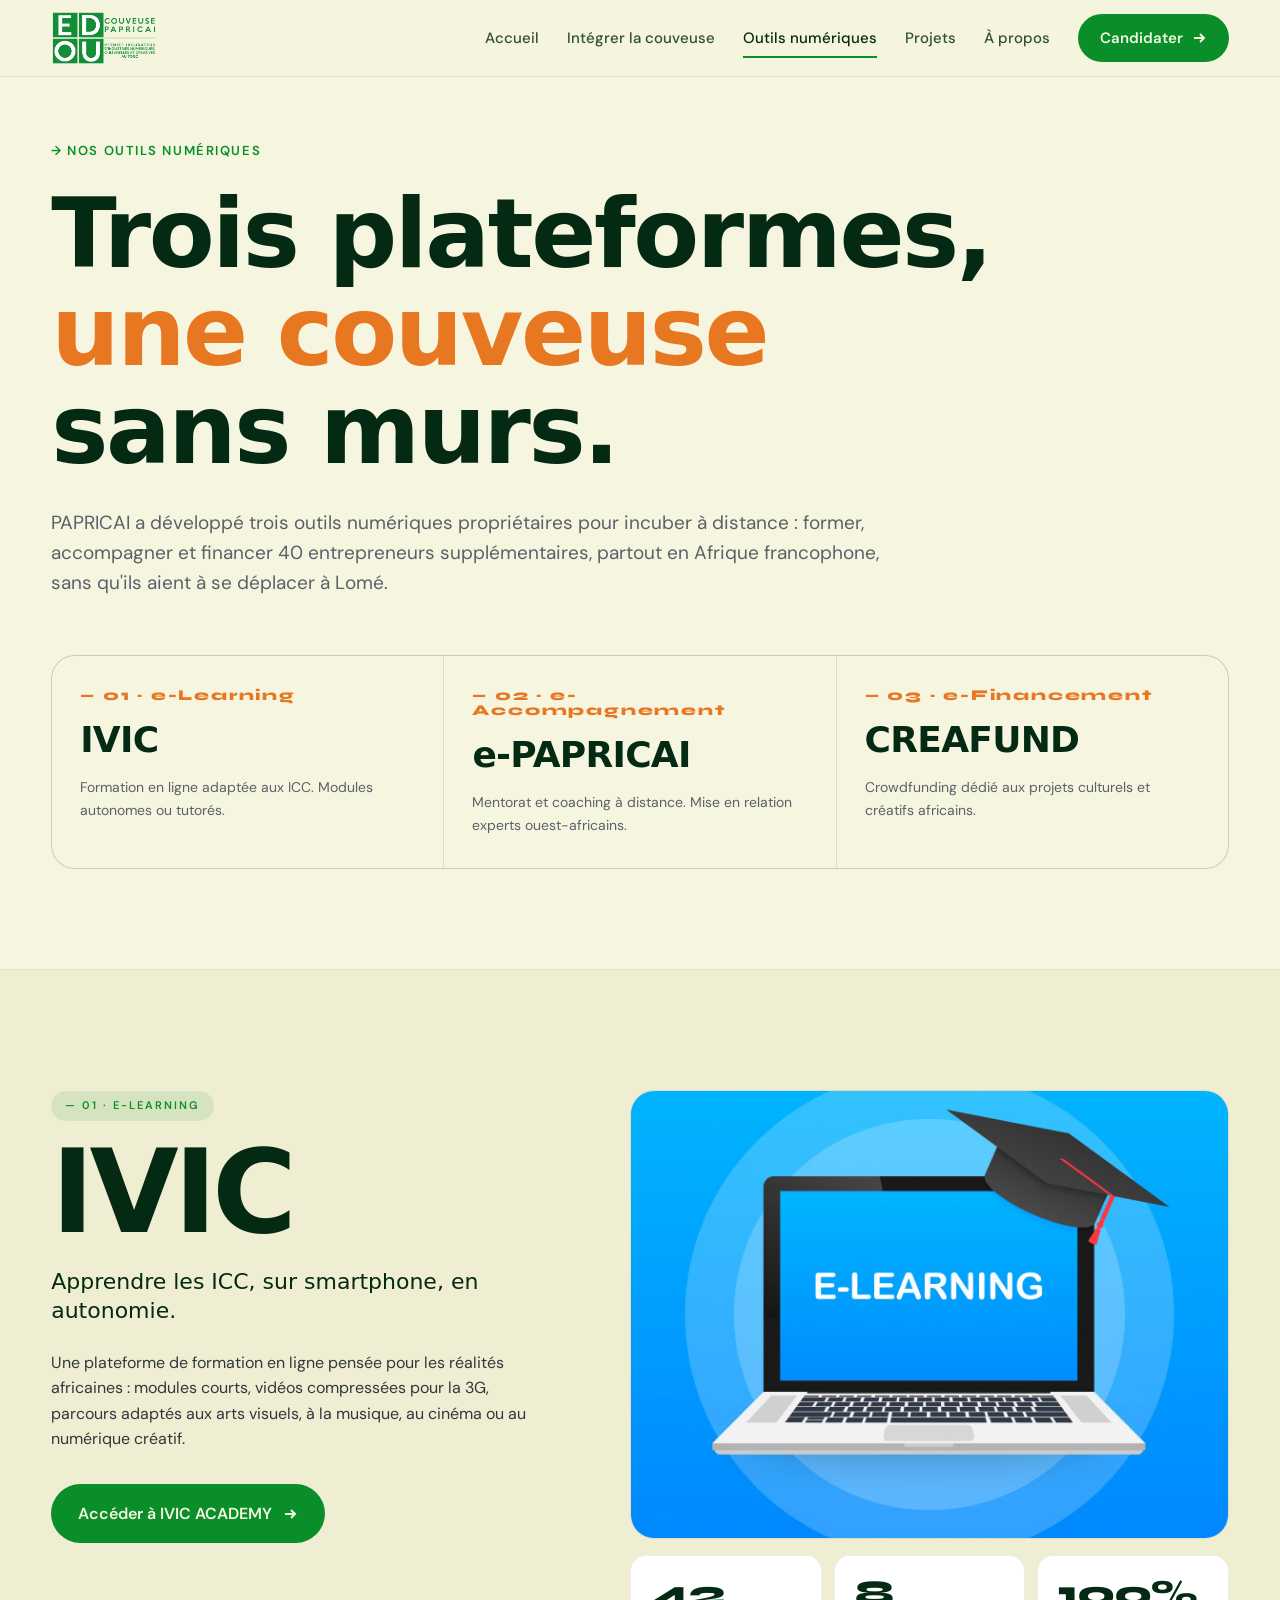
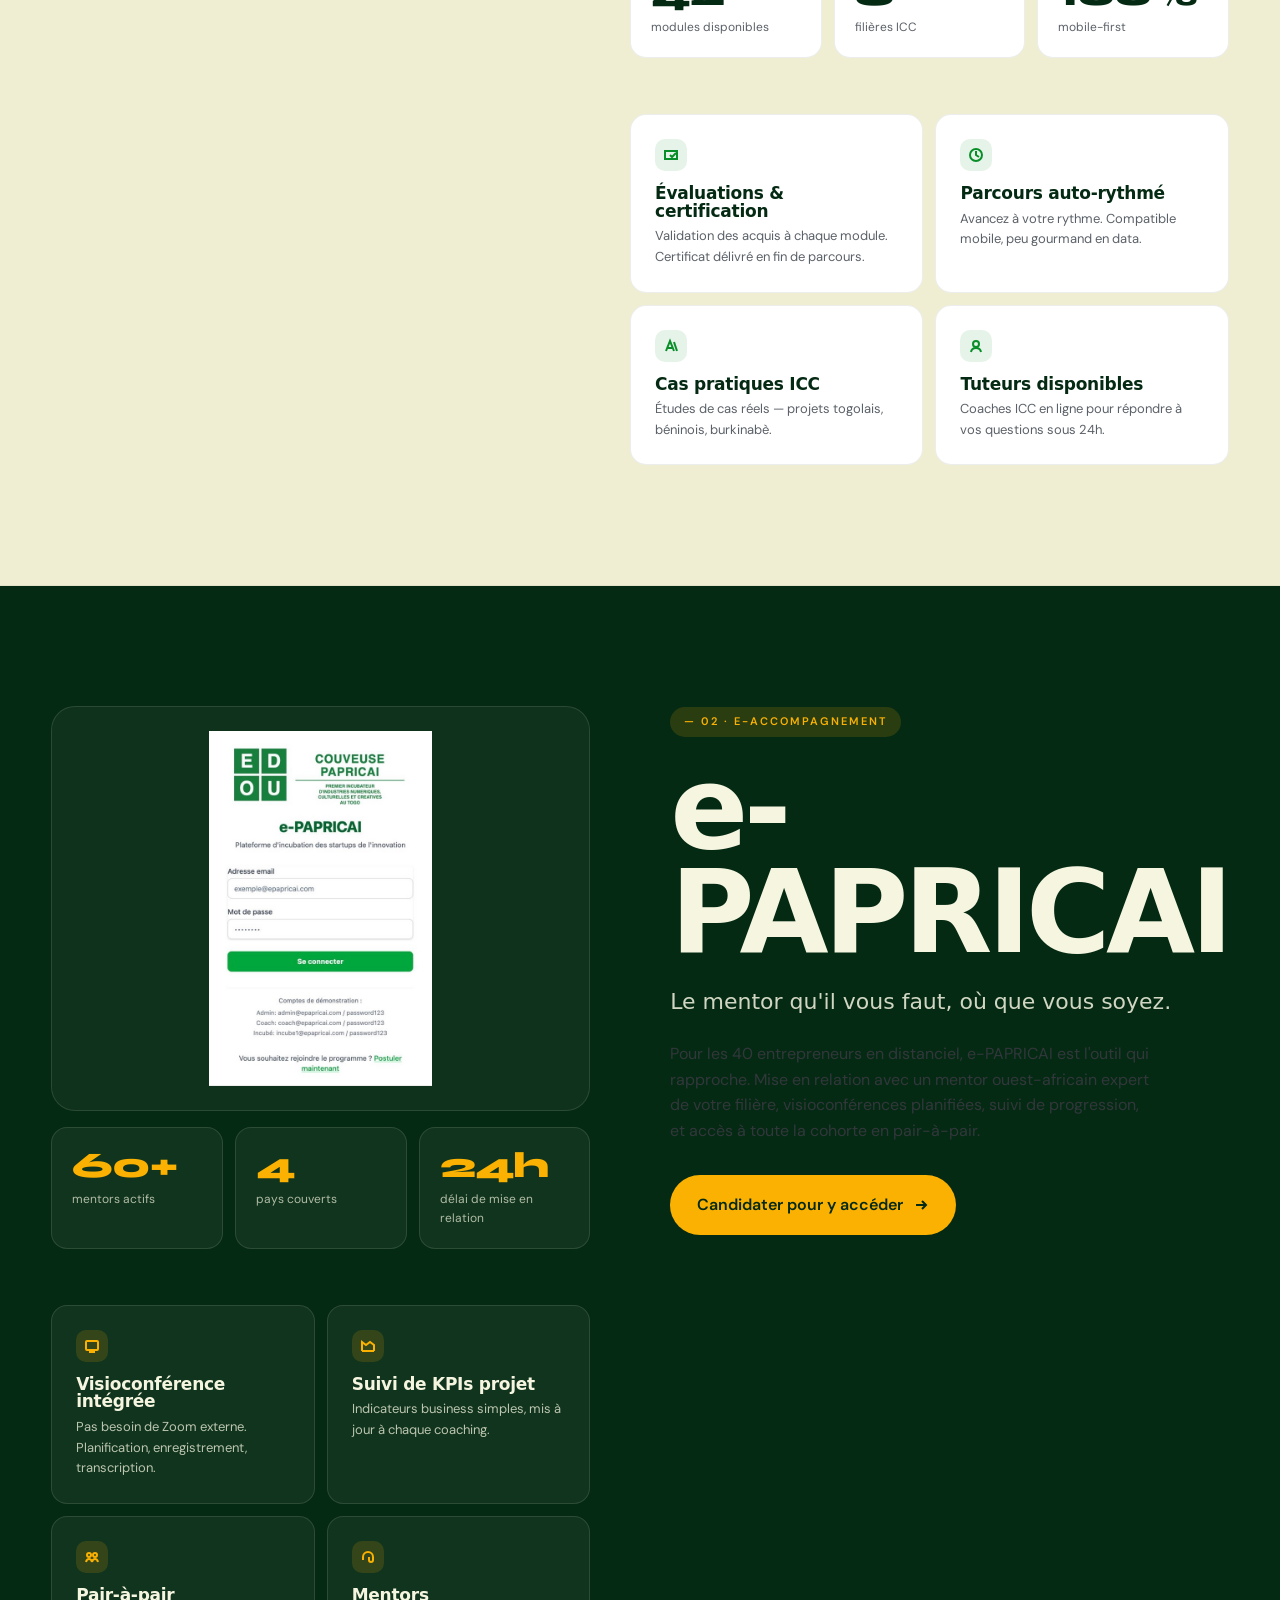
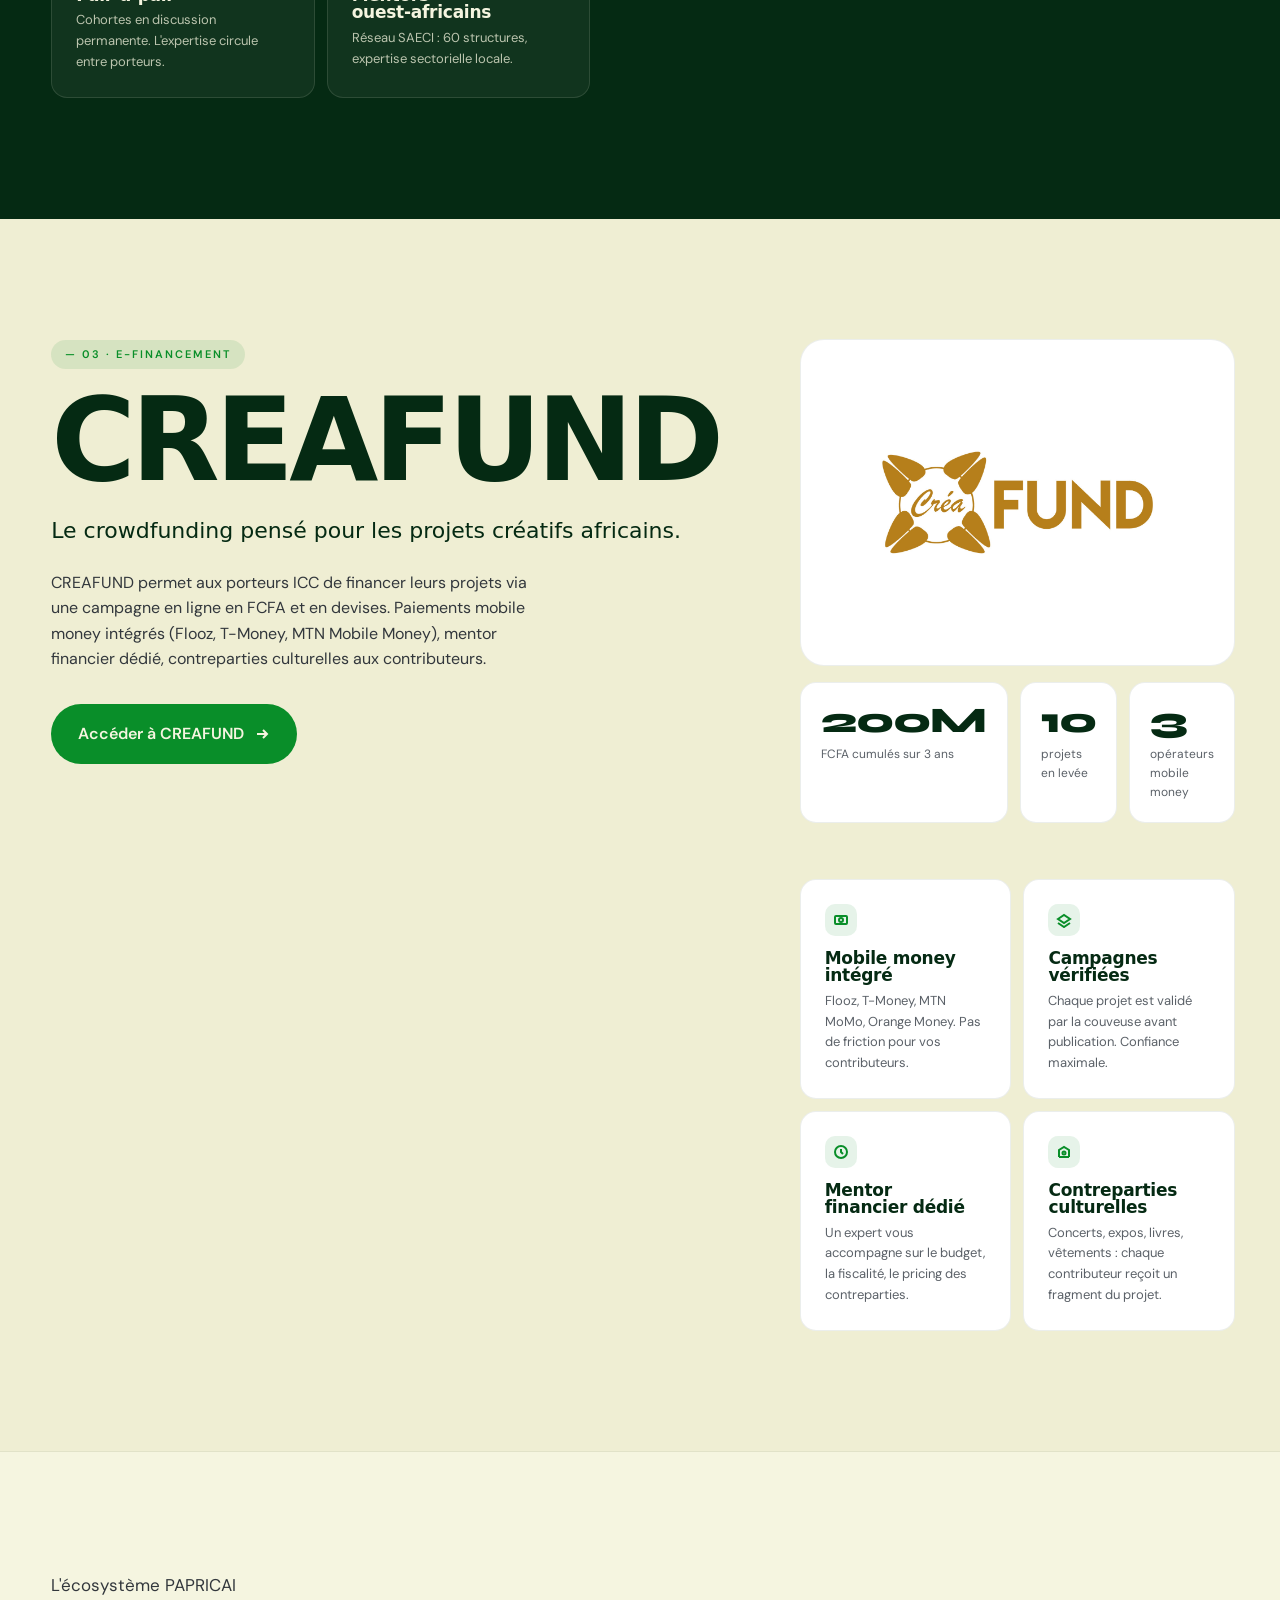
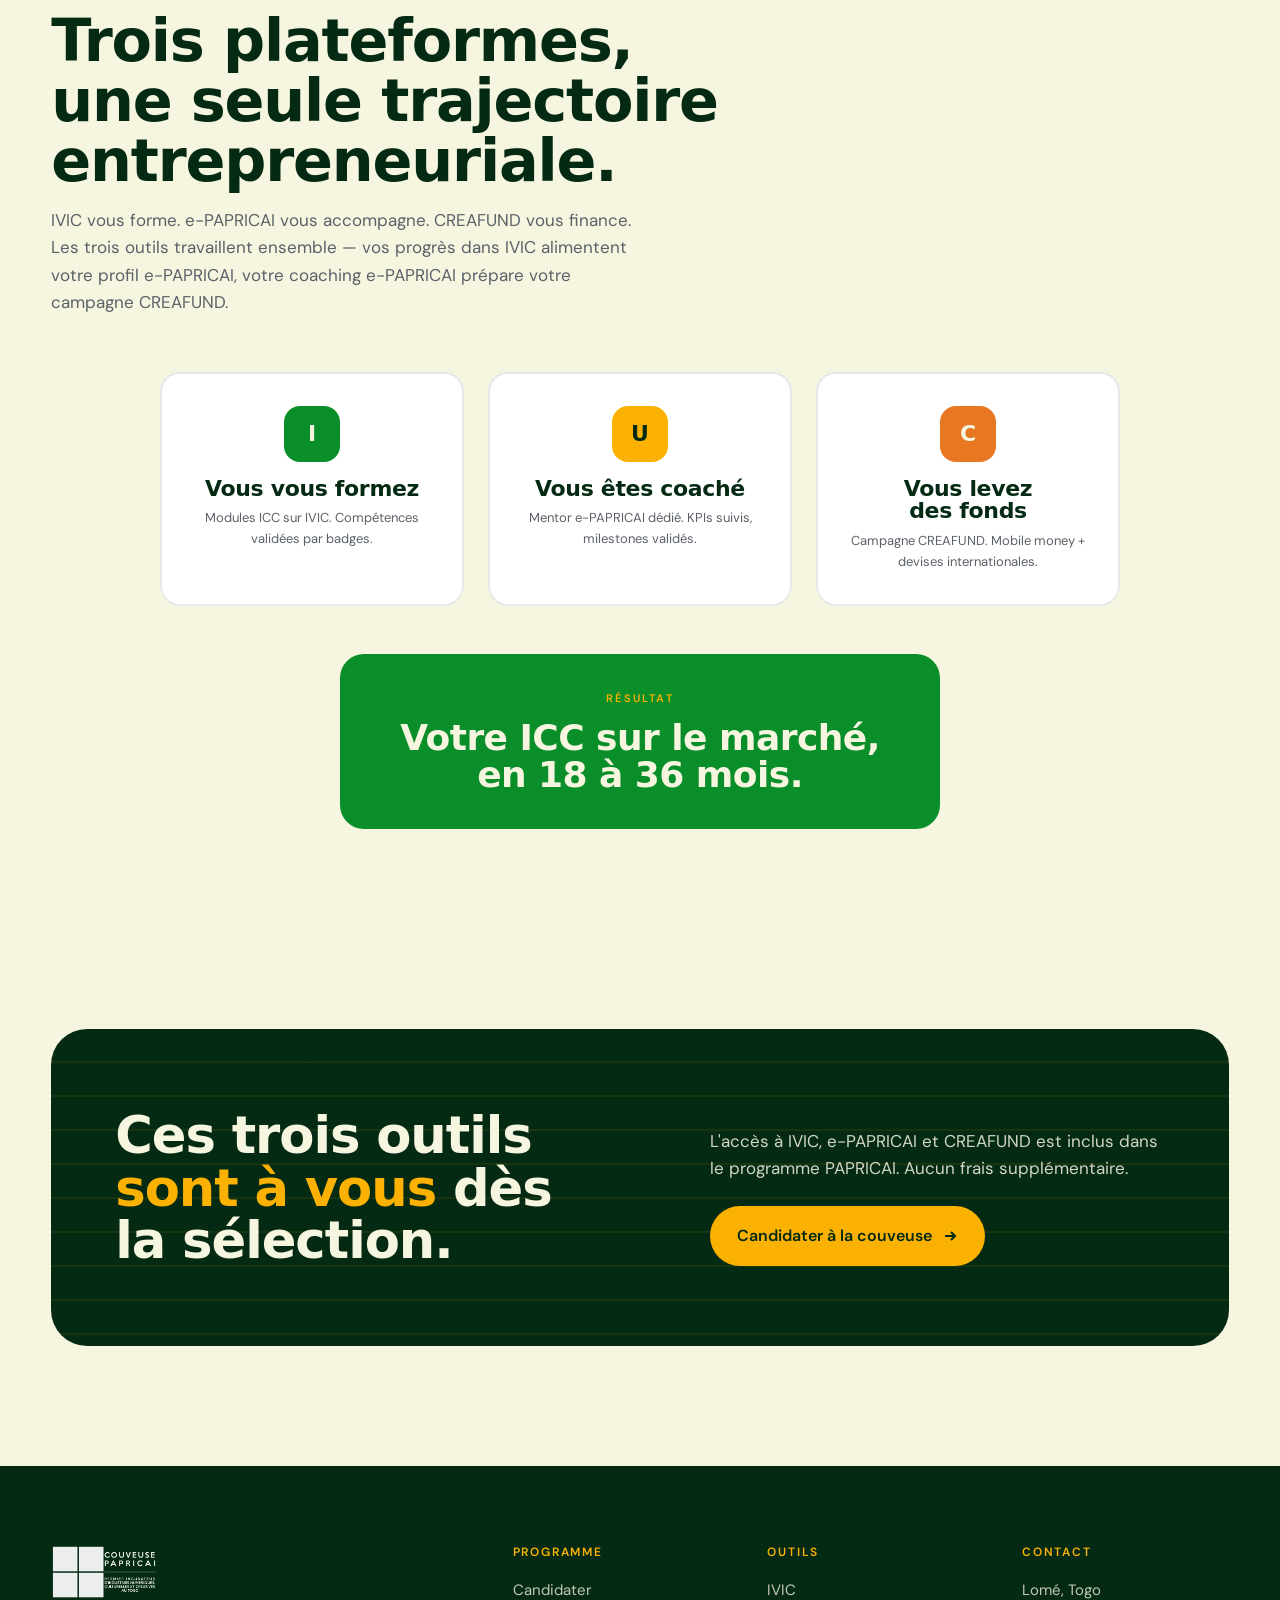
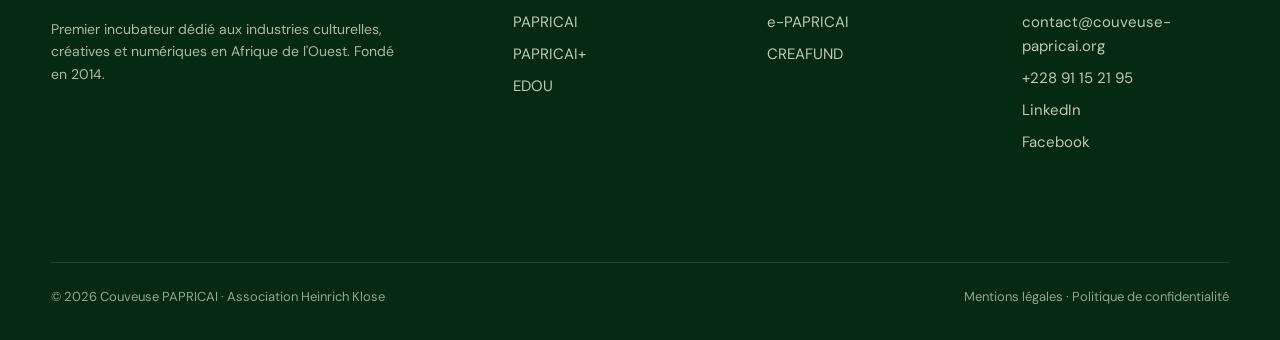
<file: outils.html>
<!doctype html>
<html lang="fr">
<head>
<meta charset="utf-8" />
<meta name="viewport" content="width=device-width,initial-scale=1" />
<title>Nos outils numériques — PAPRICAI</title>
<meta name="description" content="IVIC, e-PAPRICAI et CREAFUND : trois plateformes numériques propriétaires pour former, accompagner et financer les startups ICC d'Afrique de l'Ouest, en présentiel ou à distance." />
<meta name="robots" content="index, follow" />
<link rel="canonical" href="https://couveuse-papricai.org/outils.html" />

<!-- Favicon -->
<link rel="icon" type="image/png" href="images/logo-papricai.png" />
<link rel="apple-touch-icon" href="images/logo-papricai.png" />

<!-- Open Graph -->
<meta property="og:type" content="website" />
<meta property="og:site_name" content="Couveuse PAPRICAI" />
<meta property="og:locale" content="fr_FR" />
<meta property="og:url" content="https://couveuse-papricai.org/outils.html" />
<meta property="og:title" content="Nos outils numériques — IVIC · e-PAPRICAI · CREAFUND" />
<meta property="og:description" content="IVIC, e-PAPRICAI et CREAFUND : trois plateformes propriétaires pour former, accompagner et financer les startups ICC d'Afrique de l'Ouest. 40 entrepreneurs accompagnés à distance." />
<meta property="og:image" content="https://couveuse-papricai.org/images/ivic-elearning.jpg" />
<meta property="og:image:width" content="1200" />
<meta property="og:image:height" content="630" />
<meta property="og:image:alt" content="Outils numériques PAPRICAI — IVIC, e-PAPRICAI, CREAFUND" />

<!-- Twitter / X Card -->
<meta name="twitter:card" content="summary_large_image" />
<meta name="twitter:site" content="@papricai" />
<meta name="twitter:title" content="Nos outils numériques — IVIC · e-PAPRICAI · CREAFUND" />
<meta name="twitter:description" content="Trois plateformes propriétaires pour former, accompagner et financer les startups ICC d'Afrique de l'Ouest." />
<meta name="twitter:image" content="https://couveuse-papricai.org/images/ivic-elearning.jpg" />

<!-- Fonts -->
<link rel="preconnect" href="https://fonts.googleapis.com" />
<link rel="preconnect" href="https://fonts.gstatic.com" crossorigin />
<link rel="preconnect" href="https://api.fontshare.com" crossorigin />
<link rel="stylesheet" href="https://api.fontshare.com/v2/css?f[]=clash-display@500,600,700&display=swap" />
<link rel="stylesheet" href="https://fonts.googleapis.com/css2?family=DM+Sans:opsz,wght@9..40,400;9..40,500;9..40,600;9..40,700&family=Syne:wght@700;800&display=swap" />

<link rel="stylesheet" href="styles.css" />

<!-- Schema.org JSON-LD -->
<script type="application/ld+json">
{
  "@context": "https://schema.org",
  "@graph": [
    {
      "@type": "WebPage",
      "@id": "https://couveuse-papricai.org/outils.html#webpage",
      "url": "https://couveuse-papricai.org/outils.html",
      "name": "Nos outils numériques — IVIC · e-PAPRICAI · CREAFUND",
      "description": "IVIC, e-PAPRICAI et CREAFUND : trois plateformes numériques propriétaires pour former, accompagner et financer les startups ICC d'Afrique de l'Ouest.",
      "isPartOf": {"@id": "https://couveuse-papricai.org/#website"},
      "inLanguage": "fr-FR",
      "breadcrumb": {
        "@type": "BreadcrumbList",
        "itemListElement": [
          {"@type": "ListItem", "position": 1, "name": "Accueil", "item": "https://couveuse-papricai.org/"},
          {"@type": "ListItem", "position": 2, "name": "Outils numériques", "item": "https://couveuse-papricai.org/outils.html"}
        ]
      }
    },
    {
      "@type": "SoftwareApplication",
      "name": "IVIC ACADEMY",
      "alternateName": "Institut Virtuel d'Innovation Créative",
      "applicationCategory": "EducationalApplication",
      "operatingSystem": "Web",
      "url": "https://ivic-academy-web.vercel.app",
      "description": "Plateforme e-learning certifiante dédiée aux Industries Culturelles et Créatives en Afrique de l'Ouest.",
      "author": {"@id": "https://couveuse-papricai.org/#organization"}
    },
    {
      "@type": "SoftwareApplication",
      "name": "CREAFUND",
      "applicationCategory": "FinanceApplication",
      "operatingSystem": "Web",
      "url": "https://creafund.vercel.app",
      "description": "Plateforme de financement participatif dédiée aux projets des Industries Culturelles et Créatives africains.",
      "author": {"@id": "https://couveuse-papricai.org/#organization"}
    }
  ]
}
</script>
<style>
/* ============================================================
   OUTILS PAGE
   ============================================================ */

.tools-hero{
  padding: 64px 0 100px;
  position: relative;
  border-bottom: 1px solid rgba(5,42,19,.08);
}
.tools-hero .crumb{
  font-size: 13px; color: var(--green); margin-bottom: 24px;
  letter-spacing: .12em; text-transform: uppercase; font-weight: 600;
}
.tools-hero h1{ color: var(--green-ink); max-width: 16ch; }
.tools-hero h1 em{ font-style: normal; color: var(--orange); }
.tools-hero .lede{
  margin-top: 28px;
  font-size: 19px; color: var(--ink-soft);
  max-width: 64ch;
}

.three-pillars{
  margin-top: 56px;
  display: grid; grid-template-columns: repeat(3, 1fr);
  gap: 1px; background: rgba(5,42,19,.1);
  border: 1px solid rgba(5,42,19,.1);
  border-radius: 24px; overflow: hidden;
}
.pillar{
  background: var(--cream);
  padding: 32px 28px;
  display: flex; flex-direction: column; gap: 8px;
}
.pillar .num{
  font-family: var(--num); font-weight: 800;
  font-size: 12px; letter-spacing: .12em;
  color: var(--orange);
}
.pillar .nm{
  font-family: var(--display); font-weight: 700; font-size: 36px;
  color: var(--green-ink); letter-spacing: -0.02em;
}
.pillar .ds{ font-size: 14px; color: var(--ink-soft); }

/* —————————————————————————— TOOL DETAIL —————————————————————————— */
.tool-section{
  padding: 120px 0;
  border-bottom: 1px solid rgba(5,42,19,.06);
}
.tool-section:nth-child(even){
  background: var(--cream-2);
}
.tool-section.dark{
  background: var(--green-ink);
  color: var(--cream);
}
.tool-section.dark h2, .tool-section.dark .tool-name{ color: var(--cream); }
.tool-section.dark .tool-tagline{ color: rgba(245,245,224,.85); }
.tool-section.dark .tool-feat{ background: rgba(245,245,224,.05); border-color: rgba(245,245,224,.12); color: var(--cream); }
.tool-section.dark .tool-feat h4{ color: var(--cream); }
.tool-section.dark .tool-feat p{ color: rgba(245,245,224,.75); }
.tool-section.dark .ph{
  background:
    repeating-linear-gradient(135deg,
      rgba(245,245,224,.06) 0 14px,
      rgba(245,245,224,.13) 14px 28px);
  border-color: rgba(245,245,224,.18);
  color: var(--cream);
}
.tool-section.dark .ph::before{ background: var(--gold); box-shadow: 0 0 0 4px var(--green-ink); }
.tool-section.dark .tool-meta-row .meta-block{ background: rgba(245,245,224,.05); border-color: rgba(245,245,224,.12); }
.tool-section.dark .tool-meta-row .meta-block .num{ color: var(--gold); }
.tool-section.dark .tool-meta-row .meta-block .lbl{ color: rgba(245,245,224,.7); }

.tool-grid{
  display: grid; grid-template-columns: 1fr 1.2fr;
  gap: 80px; align-items: start;
}
.tool-grid.reverse{ grid-template-columns: 1.2fr 1fr; }
.tool-grid.reverse .tool-visual{ order: -1; }
.tool-text{ position: sticky; top: 100px; }
.tool-text .label{
  display: inline-block; padding: 6px 14px; border-radius: 999px;
  background: rgba(9,142,41,.1); color: var(--green);
  font-size: 11px; letter-spacing: .18em; text-transform: uppercase;
  font-weight: 600; margin-bottom: 20px;
}
.tool-section.dark .tool-text .label{ background: rgba(251,177,2,.15); color: var(--gold); }
.tool-name{
  font-family: var(--display); font-weight: 700;
  font-size: clamp(64px, 9vw, 132px); line-height: .9;
  letter-spacing: -0.04em; color: var(--green-ink);
  margin-bottom: 24px;
}
.tool-tagline{
  font-size: 22px; font-weight: 500; color: var(--green-ink);
  margin-bottom: 24px; line-height: 1.3;
  font-family: var(--display);
}
.tool-desc{
  font-size: 16px; color: var(--ink); max-width: 44ch;
  margin-bottom: 32px;
}

.tool-visual{
  position: relative;
  display: grid; gap: 16px;
}
.tool-visual .main{
  aspect-ratio: 4/3;
  border-radius: 24px;
}
.tool-visual img.tool-photo{
  width: 100%;
  display: block;
  object-fit: cover;
  border: 1px solid rgba(5,42,19,.08);
}
.tool-section.dark .tool-visual img.tool-photo{
  border-color: rgba(245,245,224,.12);
}
.tool-visual img.tool-photo.is-screenshot{
  object-fit: contain;
  background: var(--cream);
  padding: 24px;
}
.tool-section.dark .tool-visual img.tool-photo.is-screenshot{
  background: rgba(245,245,224,.04);
}
.tool-visual img.tool-photo.is-logo{
  padding: 64px;
  background: var(--white);
}
.tool-visual .stats{
  display: grid; grid-template-columns: 1fr 1fr 1fr; gap: 12px;
}
.tool-stat{
  background: var(--white);
  border: 1px solid rgba(5,42,19,.08);
  border-radius: 16px; padding: 20px;
}
.tool-section.dark .tool-stat{
  background: rgba(245,245,224,.05); border-color: rgba(245,245,224,.12);
}
.tool-stat .num{
  font-family: var(--num); font-weight: 800; font-size: 36px;
  color: var(--green-ink); letter-spacing: -0.02em; line-height: 1;
}
.tool-section.dark .tool-stat .num{ color: var(--gold); }
.tool-stat .lbl{ font-size: 12px; color: var(--ink-soft); margin-top: 6px; }
.tool-section.dark .tool-stat .lbl{ color: rgba(245,245,224,.7); }

.tool-features{
  margin-top: 40px;
  display: grid; grid-template-columns: 1fr 1fr; gap: 12px;
}
.tool-feat{
  background: var(--white);
  border: 1px solid rgba(5,42,19,.08);
  border-radius: 16px;
  padding: 24px;
}
.tool-feat .fic{
  width: 32px; height: 32px; border-radius: 10px;
  background: rgba(9,142,41,.1); color: var(--green);
  display: grid; place-items: center; margin-bottom: 14px;
}
.tool-section.dark .tool-feat .fic{ background: rgba(251,177,2,.15); color: var(--gold); }
.tool-feat h4{
  font-family: var(--display); font-weight: 600; font-size: 17px;
  color: var(--green-ink); margin: 0 0 6px;
}
.tool-feat p{ font-size: 13px; color: var(--ink-soft); margin: 0; }

/* —————————————————————————— ECOSYSTEM —————————————————————————— */
.ecosystem{
  padding: 120px 0;
}
.ecosystem h2{ color: var(--green-ink); margin-bottom: 16px; max-width: 18ch; }
.ecosystem .lede{ font-size: 17px; color: var(--ink-soft); max-width: 52ch; margin-bottom: 56px; }

.eco-diagram{
  position: relative;
  display: grid; grid-template-columns: repeat(3, 1fr);
  gap: 24px;
  max-width: 960px; margin: 0 auto;
}
.eco-node{
  background: var(--white);
  border: 2px solid rgba(5,42,19,.1);
  border-radius: 20px;
  padding: 32px 24px;
  text-align: center;
  position: relative;
  z-index: 2;
}
.eco-node .ic{
  width: 56px; height: 56px;
  border-radius: 16px;
  background: var(--green); color: var(--cream);
  display: grid; place-items: center;
  margin: 0 auto 16px;
  font-family: var(--display); font-weight: 700; font-size: 22px;
}
.eco-node:nth-child(2) .ic{ background: var(--gold); color: var(--green-ink); }
.eco-node:nth-child(3) .ic{ background: var(--orange); color: var(--cream); }
.eco-node h3{
  font-family: var(--display); font-weight: 600; font-size: 22px;
  color: var(--green-ink); margin: 0 0 8px;
}
.eco-node p{ font-size: 13px; color: var(--ink-soft); margin: 0; }

.eco-center{
  margin: 48px auto 0;
  max-width: 600px;
  text-align: center;
  padding: 36px;
  background: var(--green);
  color: var(--cream);
  border-radius: 24px;
}
.eco-center .label{
  font-size: 11px; letter-spacing: .2em; text-transform: uppercase;
  color: var(--gold); font-weight: 600; margin-bottom: 12px;
}
.eco-center h3{
  font-family: var(--display); font-weight: 700; font-size: 36px;
  color: var(--cream); margin: 0;
}

/* —————————————————————————— RESPONSIVE —————————————————————————— */
@media (max-width: 1000px){
  .three-pillars{ grid-template-columns: 1fr; }
  .tool-grid, .tool-grid.reverse{ grid-template-columns: 1fr; gap: 48px; }
  .tool-text{ position: static; }
  .tool-grid.reverse .tool-visual{ order: 0; }
  .eco-diagram{ grid-template-columns: 1fr; }
}
@media (max-width: 600px){
  .tool-features{ grid-template-columns: 1fr; }
  .tool-visual .stats{ grid-template-columns: 1fr; }
}
</style>
<style id="_goober"> .go1475592160{height:0;}.go1671063245{height:auto;}.go1888806478{display:flex;flex-wrap:wrap;flex-grow:1;}@media (min-width:600px){.go1888806478{flex-grow:initial;min-width:288px;}}.go167266335{background-color:#313131;font-size:0.875rem;line-height:1.43;letter-spacing:0.01071em;color:#fff;align-items:center;padding:6px 16px;border-radius:4px;box-shadow:0px 3px 5px -1px rgba(0,0,0,0.2),0px 6px 10px 0px rgba(0,0,0,0.14),0px 1px 18px 0px rgba(0,0,0,0.12);}.go3162094071{padding-left:20px;}.go3844575157{background-color:#313131;}.go1725278324{background-color:#43a047;}.go3651055292{background-color:#d32f2f;}.go4215275574{background-color:#ff9800;}.go1930647212{background-color:#2196f3;}.go946087465{display:flex;align-items:center;padding:8px 0;}.go703367398{display:flex;align-items:center;margin-left:auto;padding-left:16px;margin-right:-8px;}.go3963613292{width:100%;position:relative;transform:translateX(0);top:0;right:0;bottom:0;left:0;min-width:288px;}.go1141946668{box-sizing:border-box;display:flex;max-height:100%;position:fixed;z-index:1400;height:auto;width:auto;transition:top 300ms ease 0ms,right 300ms ease 0ms,bottom 300ms ease 0ms,left 300ms ease 0ms,max-width 300ms ease 0ms;pointer-events:none;max-width:calc(100% - 40px);}.go1141946668 .notistack-CollapseWrapper{padding:6px 0px;transition:padding 300ms ease 0ms;}@media (max-width:599.95px){.go1141946668{width:100%;max-width:calc(100% - 32px);}}.go3868796639 .notistack-CollapseWrapper{padding:2px 0px;}.go3118922589{top:14px;flex-direction:column;}.go1453831412{bottom:14px;flex-direction:column-reverse;}.go4027089540{left:20px;}@media (min-width:600px){.go4027089540{align-items:flex-start;}}@media (max-width:599.95px){.go4027089540{left:16px;}}.go2989568495{right:20px;}@media (min-width:600px){.go2989568495{align-items:flex-end;}}@media (max-width:599.95px){.go2989568495{right:16px;}}.go4034260886{left:50%;transform:translateX(-50%);}@media (min-width:600px){.go4034260886{align-items:center;}}</style></head>
<body style="">

<!-- HEADER -->
<header class="site-header">
  <div class="wrap nav">
    <a href="index.html" class="brand" aria-label="Couveuse PAPRICAI - Accueil">
      <img src="images/logo-papricai.png" alt="Couveuse PAPRICAI - Premier incubateur d'industries numériques, culturelles et créatives au Togo">
    </a>
    <nav class="nav-links">
      <a href="index.html">Accueil</a>
      <a href="candidater.html">Intégrer la couveuse</a>
      <a href="outils.html" aria-current="page">Outils numériques</a>
      <a href="index.html#projets">Projets</a>
      <a href="index.html#apropos">À propos</a>
    </nav>
    <a href="candidater.html" class="nav-cta">
      Candidater
      <svg class="arrow" viewBox="0 0 16 16" fill="none" stroke="currentColor" stroke-width="2"><path d="M3 8h10M9 4l4 4-4 4"></path></svg>
    </a>
    <button class="nav-burger" aria-label="Ouvrir le menu" aria-expanded="false" aria-controls="nav-drawer">
      <svg width="20" height="14" viewBox="0 0 20 14" fill="none" stroke="currentColor" stroke-width="2" aria-hidden="true"><path d="M0 1h20M0 7h20M0 13h20"></path></svg>
    </button>
  </div>
</header>

<!-- MOBILE NAV DRAWER -->
<div style="display:none;position:fixed;inset:0;z-index:50;" id="nav-drawer" role="dialog" aria-modal="true" aria-label="Menu de navigation">
  <div style="position:absolute;inset:0;background:rgba(5,42,19,.4);backdrop-filter:blur(4px);" id="nav-backdrop"></div>
  <div style="position:absolute;top:0;right:0;bottom:0;width:min(320px,90vw);background:var(--cream);padding:24px;display:flex;flex-direction:column;gap:8px;overflow-y:auto;">
    <button id="nav-drawer-close" aria-label="Fermer le menu" style="align-self:flex-end;width:44px;height:44px;border-radius:12px;background:transparent;border:1px solid rgba(5,42,19,.15);display:grid;place-items:center;cursor:pointer;color:var(--green-ink);margin-bottom:16px;">
      <svg width="18" height="18" viewBox="0 0 18 18" fill="none" stroke="currentColor" stroke-width="2" aria-hidden="true"><path d="M2 2l14 14M16 2L2 16"/></svg>
    </button>
    <a href="index.html" style="display:block;padding:14px 16px;font-weight:600;font-size:18px;color:var(--green-ink);border-radius:12px;">Accueil</a>
    <a href="candidater.html" style="display:block;padding:14px 16px;font-weight:600;font-size:18px;color:var(--green-ink);border-radius:12px;">Intégrer la couveuse</a>
    <a href="outils.html" aria-current="page" style="display:block;padding:14px 16px;font-weight:600;font-size:18px;color:var(--green-ink);border-radius:12px;">Outils numériques</a>
    <a href="index.html#projets" style="display:block;padding:14px 16px;font-weight:600;font-size:18px;color:var(--green-ink);border-radius:12px;">Projets</a>
    <a href="index.html#apropos" style="display:block;padding:14px 16px;font-weight:600;font-size:18px;color:var(--green-ink);border-radius:12px;">À propos</a>
    <a href="candidater.html#formulaire" style="margin-top:16px;display:block;background:var(--green);color:var(--cream);border-radius:999px;text-align:center;padding:16px 24px;font-weight:600;">Candidater à la couveuse</a>
  </div>
</div>

<!-- HERO -->
<section class="tools-hero">
  <div class="wrap">
    <div class="crumb">→ Nos outils numériques</div>
    <h1>Trois plateformes, <em>une couveuse</em> sans murs.</h1>
    <p class="lede" style="">
      PAPRICAI a développé trois outils numériques propriétaires pour incuber à distance : former,
      accompagner et financer 40 entrepreneurs supplémentaires, partout en Afrique francophone,
      sans qu'ils aient à se déplacer à Lomé.
    </p>

    <div class="three-pillars">
      <div class="pillar">
        <span class="num" style="font-size: 15px; line-height: 1;">— 01 · e-Learning</span>
        <span class="nm">IVIC</span>
        <span class="ds">Formation en ligne adaptée aux ICC. Modules autonomes ou tutorés.</span>
      </div>
      <div class="pillar">
        <span class="num" style="font-size: 15px; line-height: 1;">— 02 · e-Accompagnement</span>
        <span class="nm">e-PAPRICAI</span>
        <span class="ds">Mentorat et coaching à distance. Mise en relation experts ouest-africains.</span>
      </div>
      <div class="pillar">
        <span class="num" style="font-size: 15px; line-height: 1;">— 03 · e-Financement</span>
        <span class="nm">CREAFUND</span>
        <span class="ds">Crowdfunding dédié aux projets culturels et créatifs africains.</span>
      </div>
    </div>
  </div>
</section>

<!-- IVIC -->
<section class="tool-section" id="ivic">
  <div class="wrap">
    <div class="tool-grid">
      <div class="tool-text">
        <span class="label">— 01 · e-Learning</span>
        <div class="tool-name">IVIC</div>
        <div class="tool-tagline">Apprendre les ICC, sur smartphone, en autonomie.</div>
        <p class="tool-desc">
          Une plateforme de formation en ligne pensée pour les réalités africaines&nbsp;:
          modules courts, vidéos compressées pour la 3G, parcours adaptés
          aux arts visuels, à la musique, au cinéma ou au numérique créatif.
        </p>
        <a href="https://ivic-academy-web.vercel.app" target="_blank" rel="noreferrer" class="btn btn-primary">
          Accéder à IVIC ACADEMY
          <svg width="16" height="16" viewBox="0 0 16 16" fill="none" stroke="currentColor" stroke-width="2"><path d="M3 8h10M9 4l4 4-4 4"></path></svg>
        </a>
      </div>

      <div class="tool-visual">
        <img class="tool-photo main" src="images/ivic-elearning.jpg" alt="Plateforme IVIC — formation en ligne pour les ICC" />
        <div class="stats">
          <div class="tool-stat"><div class="num">42</div><div class="lbl">modules disponibles</div></div>
          <div class="tool-stat"><div class="num">8</div><div class="lbl">filières ICC</div></div>
          <div class="tool-stat"><div class="num">100%</div><div class="lbl">mobile-first</div></div>
        </div>
        <div class="tool-features">
          <div class="tool-feat">
            <div class="fic"><svg width="16" height="16" viewBox="0 0 16 16" fill="none" stroke="currentColor" stroke-width="2"><path d="M2 4h12v8H2z"></path><path d="M7 8l2 2 4-4"></path></svg></div>
            <h4>Évaluations &amp; certification</h4>
            <p>Validation des acquis à chaque module. Certificat délivré en fin de parcours.</p>
          </div>
          <div class="tool-feat">
            <div class="fic"><svg width="16" height="16" viewBox="0 0 16 16" fill="none" stroke="currentColor" stroke-width="2"><circle cx="8" cy="8" r="6"></circle><path d="M8 4v4l3 2"></path></svg></div>
            <h4>Parcours auto-rythmé</h4>
            <p>Avancez à votre rythme. Compatible mobile, peu gourmand en data.</p>
          </div>
          <div class="tool-feat">
            <div class="fic"><svg width="16" height="16" viewBox="0 0 16 16" fill="none" stroke="currentColor" stroke-width="2"><path d="M3 13l4-10 4 10M5 10h4"></path><path d="M11 4l3 9"></path></svg></div>
            <h4>Cas pratiques ICC</h4>
            <p>Études de cas réels — projets togolais, béninois, burkinabè.</p>
          </div>
          <div class="tool-feat">
            <div class="fic"><svg width="16" height="16" viewBox="0 0 16 16" fill="none" stroke="currentColor" stroke-width="2"><circle cx="8" cy="6" r="3"></circle><path d="M3 14c.5-3 2.5-4 5-4s4.5 1 5 4"></path></svg></div>
            <h4>Tuteurs disponibles</h4>
            <p>Coaches ICC en ligne pour répondre à vos questions sous 24h.</p>
          </div>
        </div>
      </div>
    </div>
  </div>
</section>

<!-- e-PAPRICAI -->
<section class="tool-section dark" id="e-papricai">
  <div class="wrap">
    <div class="tool-grid reverse">
      <div class="tool-visual">
        <img class="tool-photo main is-screenshot" src="images/e-papricai.jpg" alt="Plateforme e-PAPRICAI — connexion à l'espace d'accompagnement" />
        <div class="stats">
          <div class="tool-stat"><div class="num">60+</div><div class="lbl">mentors actifs</div></div>
          <div class="tool-stat"><div class="num">4</div><div class="lbl">pays couverts</div></div>
          <div class="tool-stat"><div class="num">24h</div><div class="lbl">délai de mise en relation</div></div>
        </div>
        <div class="tool-features">
          <div class="tool-feat">
            <div class="fic"><svg width="16" height="16" viewBox="0 0 16 16" fill="none" stroke="currentColor" stroke-width="2"><rect x="2" y="3" width="12" height="9" rx="1"></rect><path d="M5 14h6"></path></svg></div>
            <h4>Visioconférence intégrée</h4>
            <p>Pas besoin de Zoom externe. Planification, enregistrement, transcription.</p>
          </div>
          <div class="tool-feat">
            <div class="fic"><svg width="16" height="16" viewBox="0 0 16 16" fill="none" stroke="currentColor" stroke-width="2"><path d="M2 13V4l4 3 4-3 4 3v6"></path><path d="M2 13h12"></path></svg></div>
            <h4>Suivi de KPIs projet</h4>
            <p>Indicateurs business simples, mis à jour à chaque coaching.</p>
          </div>
          <div class="tool-feat">
            <div class="fic"><svg width="16" height="16" viewBox="0 0 16 16" fill="none" stroke="currentColor" stroke-width="2"><circle cx="5" cy="6" r="2"></circle><circle cx="11" cy="6" r="2"></circle><path d="M2 13c.5-2 2-3 3-3s2.5 1 3 3M8 13c.5-2 2-3 3-3s2.5 1 3 3"></path></svg></div>
            <h4>Pair-à-pair</h4>
            <p>Cohortes en discussion permanente. L'expertise circule entre porteurs.</p>
          </div>
          <div class="tool-feat">
            <div class="fic"><svg width="16" height="16" viewBox="0 0 16 16" fill="none" stroke="currentColor" stroke-width="2"><path d="M3 8a5 5 0 0110 0v3a2 2 0 01-4 0V8"></path><path d="M3 11v-3"></path></svg></div>
            <h4>Mentors ouest-africains</h4>
            <p>Réseau SAECI&nbsp;: 60 structures, expertise sectorielle locale.</p>
          </div>
        </div>
      </div>

      <div class="tool-text">
        <span class="label">— 02 · e-Accompagnement</span>
        <div class="tool-name">e-PAPRICAI</div>
        <div class="tool-tagline">Le mentor qu'il vous faut, où que vous soyez.</div>
        <p class="tool-desc">
          Pour les 40 entrepreneurs en distanciel, e-PAPRICAI est l'outil qui rapproche.
          Mise en relation avec un mentor ouest-africain expert de votre filière,
          visioconférences planifiées, suivi de progression, et accès à toute la cohorte
          en pair-à-pair.
        </p>
        <a href="candidater.html" class="btn btn-on-dark">
          Candidater pour y accéder
          <svg width="16" height="16" viewBox="0 0 16 16" fill="none" stroke="currentColor" stroke-width="2"><path d="M3 8h10M9 4l4 4-4 4"></path></svg>
        </a>
      </div>
    </div>
  </div>
</section>

<!-- CREAFUND -->
<section class="tool-section" id="creafund">
  <div class="wrap">
    <div class="tool-grid">
      <div class="tool-text">
        <span class="label">— 03 · e-Financement</span>
        <div class="tool-name">CREAFUND</div>
        <div class="tool-tagline">Le crowdfunding pensé pour les projets créatifs africains.</div>
        <p class="tool-desc">
          CREAFUND permet aux porteurs ICC de financer leurs projets via une campagne
          en ligne en FCFA et en devises. Paiements mobile money intégrés (Flooz, T-Money,
          MTN Mobile Money), mentor financier dédié, contreparties culturelles aux contributeurs.
        </p>
        <a href="https://creafund.vercel.app" target="_blank" rel="noreferrer" class="btn btn-primary">
          Accéder à CREAFUND
          <svg width="16" height="16" viewBox="0 0 16 16" fill="none" stroke="currentColor" stroke-width="2"><path d="M3 8h10M9 4l4 4-4 4"></path></svg>
        </a>
      </div>

      <div class="tool-visual">
        <img class="tool-photo main is-screenshot is-logo" src="images/creafund-logo.jpg" alt="CREAFUND — plateforme de crowdfunding pour projets créatifs africains" />
        <div class="stats">
          <div class="tool-stat"><div class="num">200M</div><div class="lbl">FCFA cumulés sur 3 ans</div></div>
          <div class="tool-stat"><div class="num">10</div><div class="lbl">projets en levée</div></div>
          <div class="tool-stat"><div class="num">3</div><div class="lbl">opérateurs mobile money</div></div>
        </div>
        <div class="tool-features">
          <div class="tool-feat">
            <div class="fic"><svg width="16" height="16" viewBox="0 0 16 16" fill="none" stroke="currentColor" stroke-width="2"><rect x="2" y="4" width="12" height="8" rx="1"></rect><circle cx="8" cy="8" r="2"></circle></svg></div>
            <h4>Mobile money intégré</h4>
            <p>Flooz, T-Money, MTN MoMo, Orange Money. Pas de friction pour vos contributeurs.</p>
          </div>
          <div class="tool-feat">
            <div class="fic"><svg width="16" height="16" viewBox="0 0 16 16" fill="none" stroke="currentColor" stroke-width="2"><path d="M2 7l6-4 6 4-6 4z"></path><path d="M2 11l6 4 6-4"></path></svg></div>
            <h4>Campagnes vérifiées</h4>
            <p>Chaque projet est validé par la couveuse avant publication. Confiance maximale.</p>
          </div>
          <div class="tool-feat">
            <div class="fic"><svg width="16" height="16" viewBox="0 0 16 16" fill="none" stroke="currentColor" stroke-width="2"><circle cx="8" cy="8" r="6"></circle><path d="M8 5v3l2 2"></path></svg></div>
            <h4>Mentor financier dédié</h4>
            <p>Un expert vous accompagne sur le budget, la fiscalité, le pricing des contreparties.</p>
          </div>
          <div class="tool-feat">
            <div class="fic"><svg width="16" height="16" viewBox="0 0 16 16" fill="none" stroke="currentColor" stroke-width="2"><path d="M3 13V6l5-3 5 3v7"></path><path d="M3 13h10"></path><circle cx="8" cy="9" r="1.5"></circle></svg></div>
            <h4>Contreparties culturelles</h4>
            <p>Concerts, expos, livres, vêtements&nbsp;: chaque contributeur reçoit un fragment du projet.</p>
          </div>
        </div>
      </div>
    </div>
  </div>
</section>

<!-- ECOSYSTEM -->
<section class="ecosystem">
  <div class="wrap">
    <div class="section-tag" style="margin-bottom: 12px;">L'écosystème PAPRICAI</div>
    <h2>Trois plateformes, une seule trajectoire entrepreneuriale.</h2>
    <p class="lede">
      IVIC vous forme. e-PAPRICAI vous accompagne. CREAFUND vous finance. Les trois outils
      travaillent ensemble — vos progrès dans IVIC alimentent votre profil e-PAPRICAI, votre
      coaching e-PAPRICAI prépare votre campagne CREAFUND.
    </p>

    <div class="eco-diagram">
      <div class="eco-node">
        <div class="ic">I</div>
        <h3>Vous vous formez</h3>
        <p>Modules ICC sur IVIC. Compétences validées par badges.</p>
      </div>
      <div class="eco-node">
        <div class="ic">U</div>
        <h3>Vous êtes coaché</h3>
        <p>Mentor e-PAPRICAI dédié. KPIs suivis, milestones validés.</p>
      </div>
      <div class="eco-node">
        <div class="ic">C</div>
        <h3>Vous levez des fonds</h3>
        <p>Campagne CREAFUND. Mobile money + devises internationales.</p>
      </div>
    </div>

    <div class="eco-center">
      <div class="label">Résultat</div>
      <h3>Votre ICC sur le marché, en 18 à 36 mois.</h3>
    </div>
  </div>
</section>

<!-- FINAL CTA -->
<div class="wrap" style="padding-bottom: 0;">
  <section style="background: var(--green-ink); color: var(--cream); border-radius: 36px; padding: 80px 64px; margin: 80px 0 0; position: relative; overflow: hidden;">
    <div style="position: absolute; inset: 0; background-image: repeating-linear-gradient(180deg, transparent 0 32px, rgba(251,177,2,.08) 32px 34px); pointer-events: none;"></div>
    <div style="position: relative; display: grid; grid-template-columns: 1.2fr 1fr; gap: 48px; align-items: end;">
      <h2 style="color: var(--cream); font-size: clamp(36px, 4vw, 60px);">Ces trois outils <span style="color: var(--gold);">sont à vous</span> dès la sélection.</h2>
      <div>
        <p style="color: rgba(245,245,224,.85); margin-bottom: 24px;">L'accès à IVIC, e-PAPRICAI et CREAFUND est inclus dans le programme PAPRICAI. Aucun frais supplémentaire.</p>
        <a href="candidater.html" class="btn btn-on-dark">
          Candidater à la couveuse
          <svg width="16" height="16" viewBox="0 0 16 16" fill="none" stroke="currentColor" stroke-width="2"><path d="M3 8h10M9 4l4 4-4 4"></path></svg>
        </a>
      </div>
    </div>
  </section>
</div>

<!-- FOOTER -->
<footer class="footer">
  <div class="wrap">
    <div>
      <div class="brand" style="margin-bottom: 20px;">
        <img src="images/logo-papricai.png" alt="Couveuse PAPRICAI">
      </div>
      <p style="color: rgba(245,245,224,.7); font-size: 14px; max-width: 36ch;">
        Premier incubateur dédié aux industries culturelles, créatives et numériques en Afrique de l'Ouest. Fondé en 2014.
      </p>
    </div>
    <div>
      <h4>Programme</h4>
      <a href="candidater.html">Candidater</a>
      <a href="#">PAPRICAI</a>
      <a href="#">PAPRICAI+</a>
      <a href="#">EDOU</a>
    </div>
    <div>
      <h4>Outils</h4>
      <a href="https://ivic-academy-web.vercel.app" target="_blank" rel="noreferrer">IVIC</a>
      <a href="outils.html#e-papricai">e-PAPRICAI</a>
      <a href="https://creafund.vercel.app" target="_blank" rel="noreferrer">CREAFUND</a>
    </div>
    <div>
      <h4>Contact</h4>
      <a href="#">Lomé, Togo</a>
      <a href="mailto:contact@couveuse-papricai.org">contact@couveuse-papricai.org</a>
      <a href="tel:+22891152195">+228 91 15 21 95</a>
      <a href="https://www.linkedin.com/in/couveuse-papricai-7269961b0/" target="_blank" rel="noopener">LinkedIn</a>
      <a href="https://www.facebook.com/papricai" target="_blank" rel="noopener">Facebook</a>
    </div>
    <div class="signoff">
      <span>© 2026 Couveuse PAPRICAI · Association Heinrich Klose</span>
      <span>Mentions légales · Politique de confidentialité</span>
    </div>
  </div>
</footer>



<script>
(function () {
  var burger = document.querySelector('.nav-burger');
  var drawer = document.getElementById('nav-drawer');
  var backdrop = document.getElementById('nav-backdrop');
  var closeBtn = document.getElementById('nav-drawer-close');
  function openDrawer() { drawer.style.display = 'block'; burger.setAttribute('aria-expanded','true'); document.body.style.overflow='hidden'; closeBtn.focus(); }
  function closeDrawer() { drawer.style.display = 'none'; burger.setAttribute('aria-expanded','false'); document.body.style.overflow=''; burger.focus(); }
  burger.addEventListener('click', openDrawer);
  closeBtn.addEventListener('click', closeDrawer);
  backdrop.addEventListener('click', closeDrawer);
  document.addEventListener('keydown', function(e){ if(e.key==='Escape' && drawer.style.display==='block') closeDrawer(); });
  drawer.querySelectorAll('a').forEach(function(l){ l.addEventListener('click', closeDrawer); });
})();
</script>
</body></html>
</file>
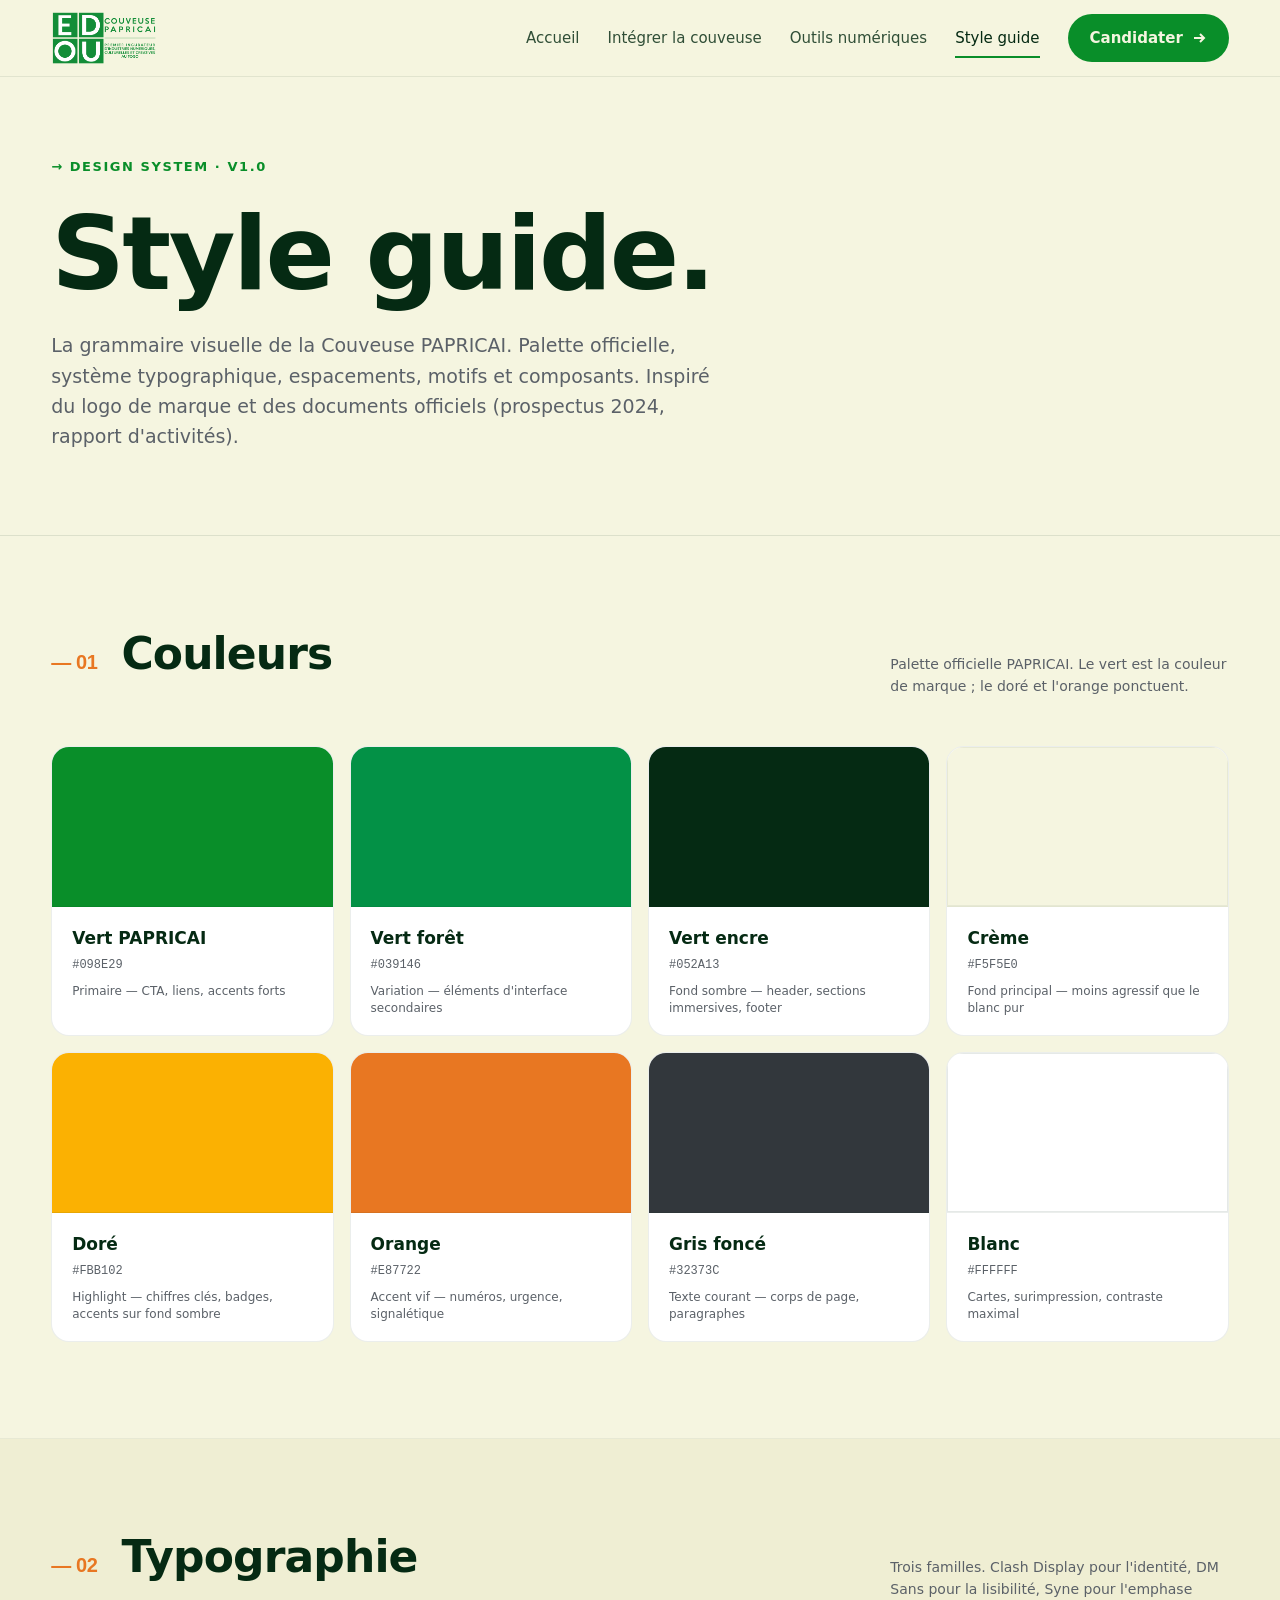
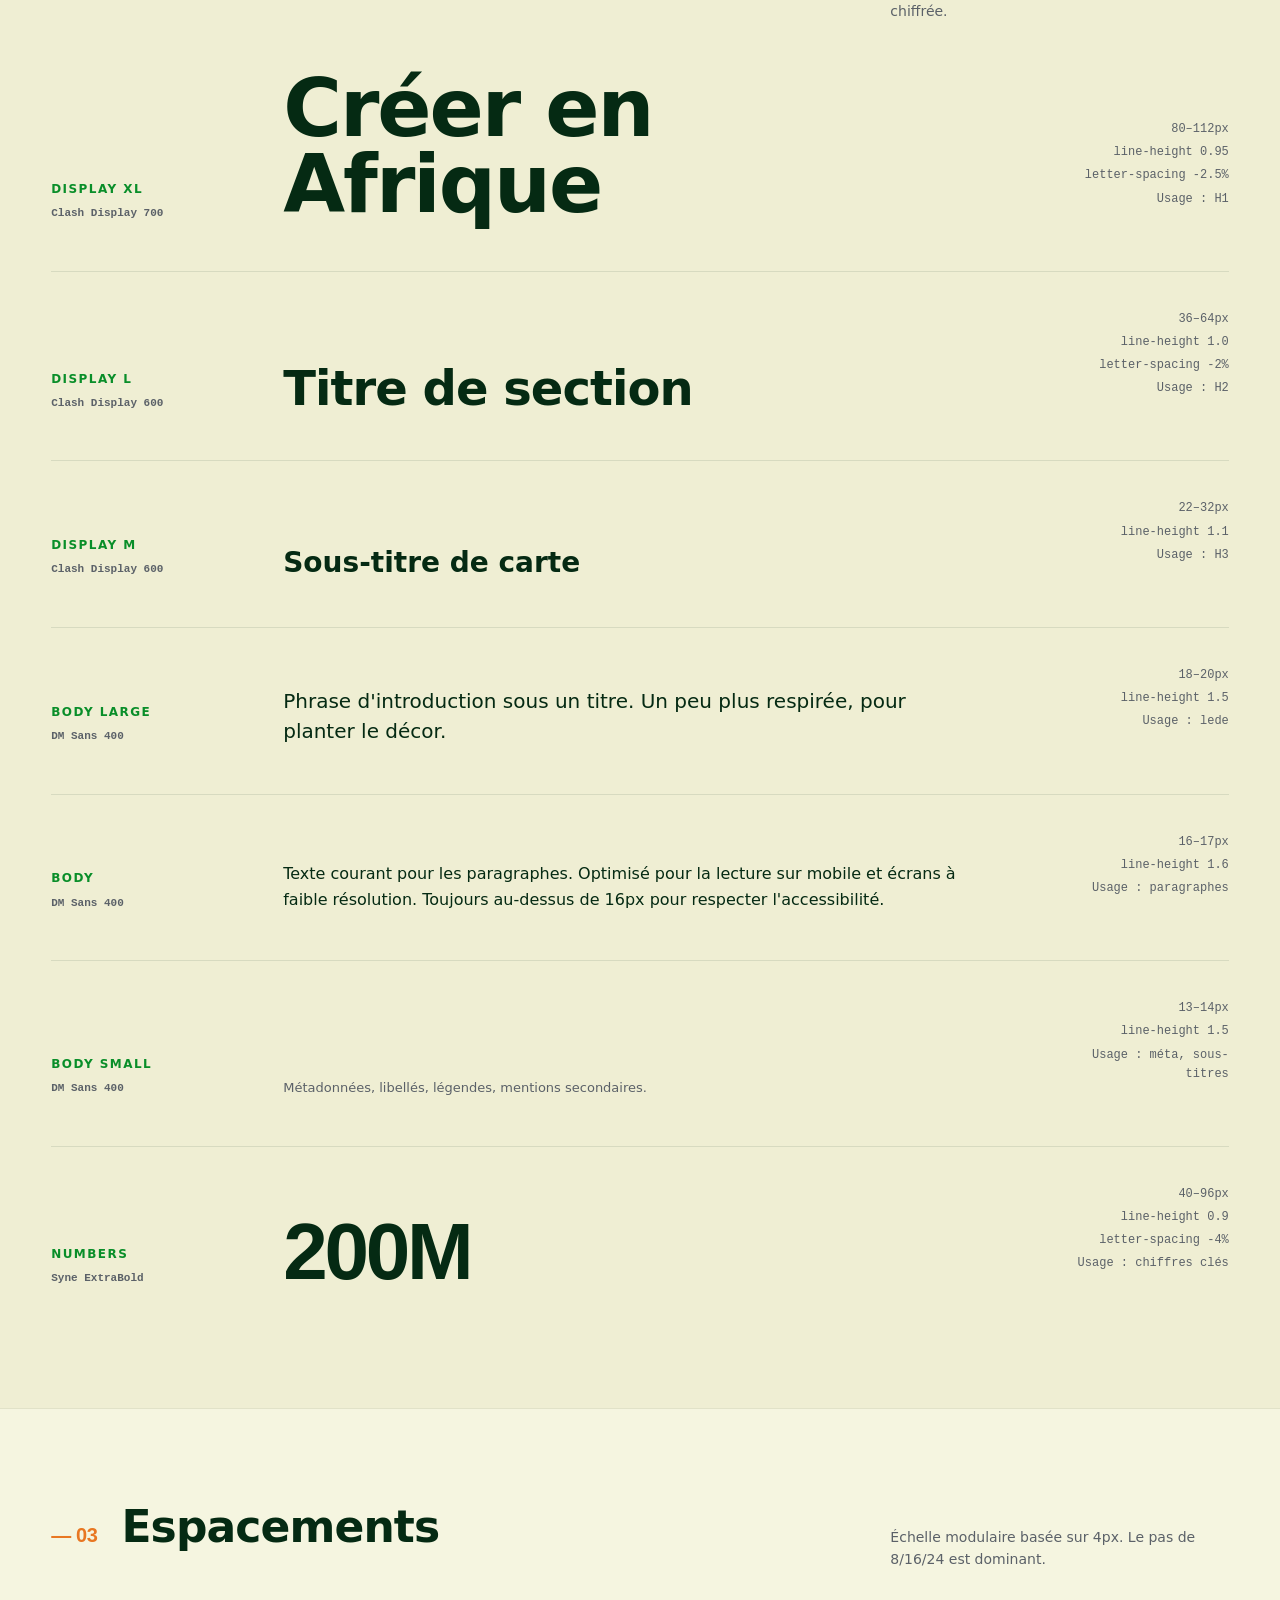
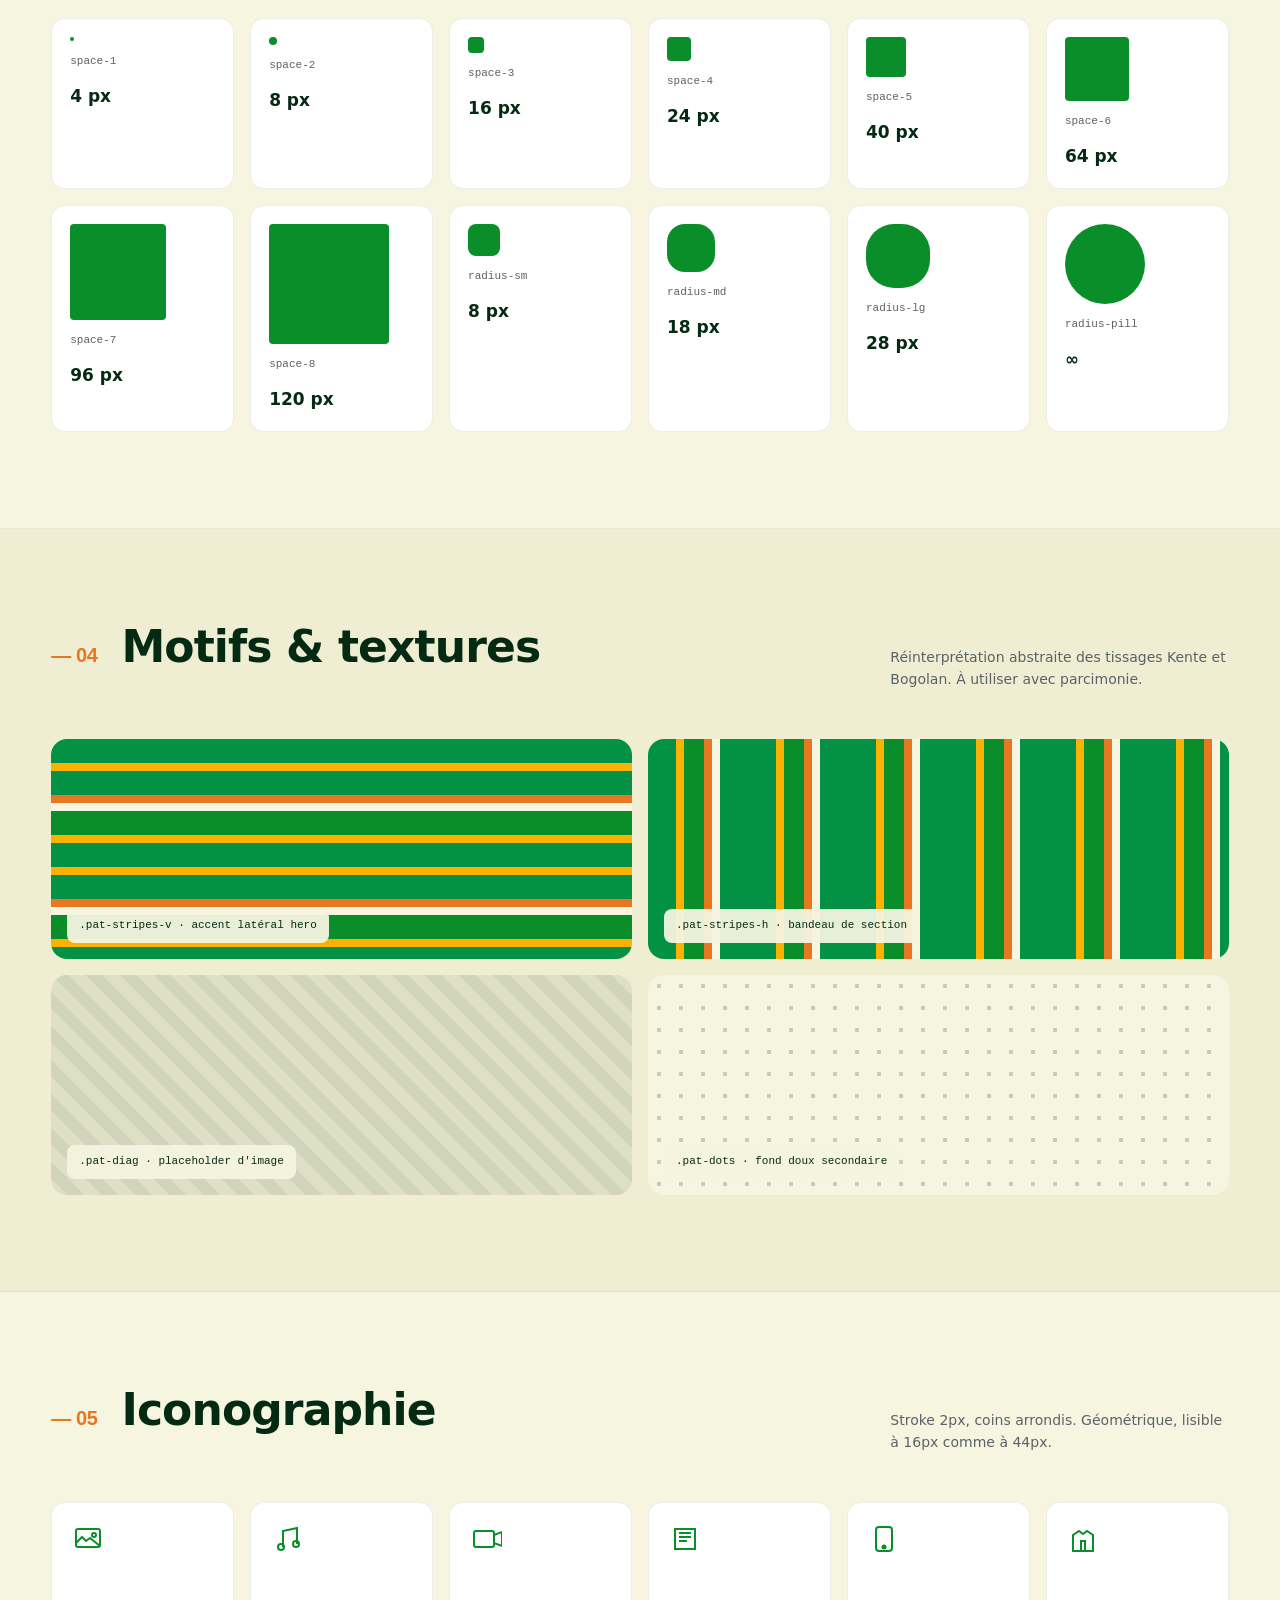
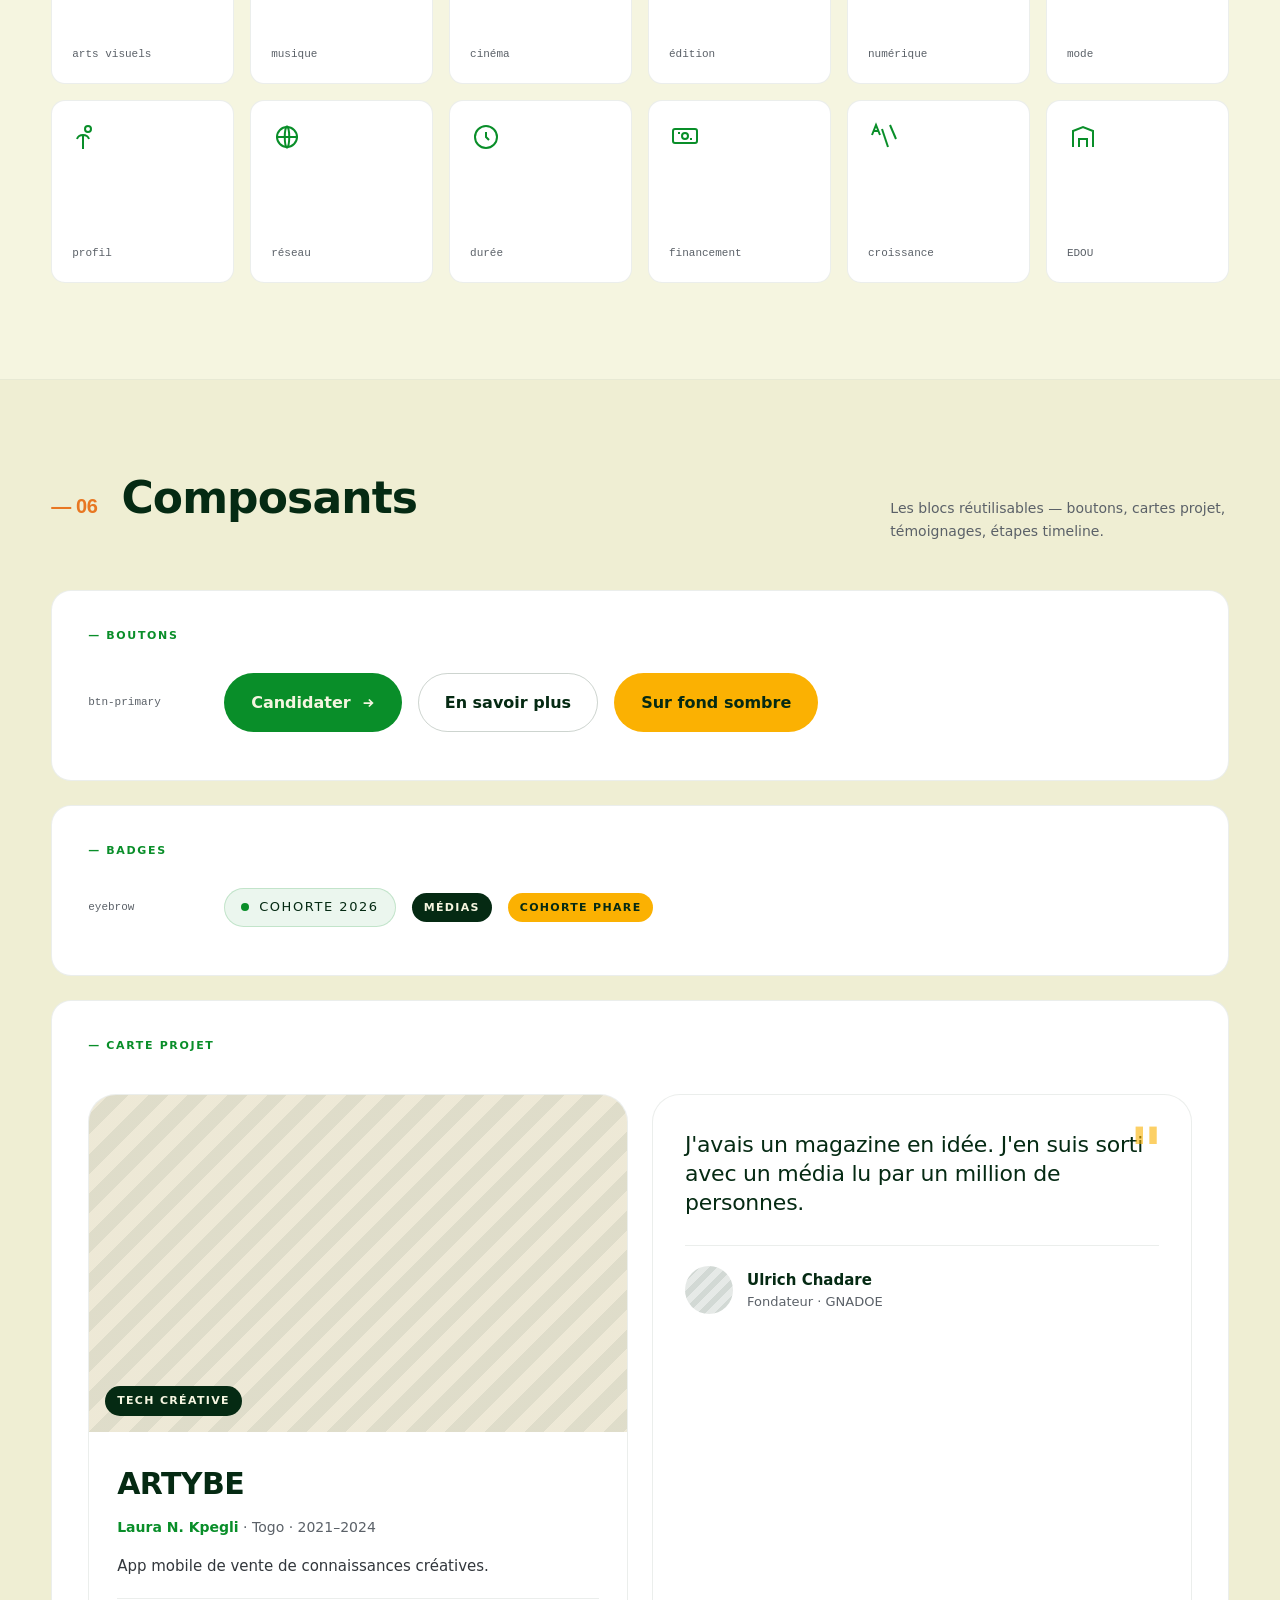
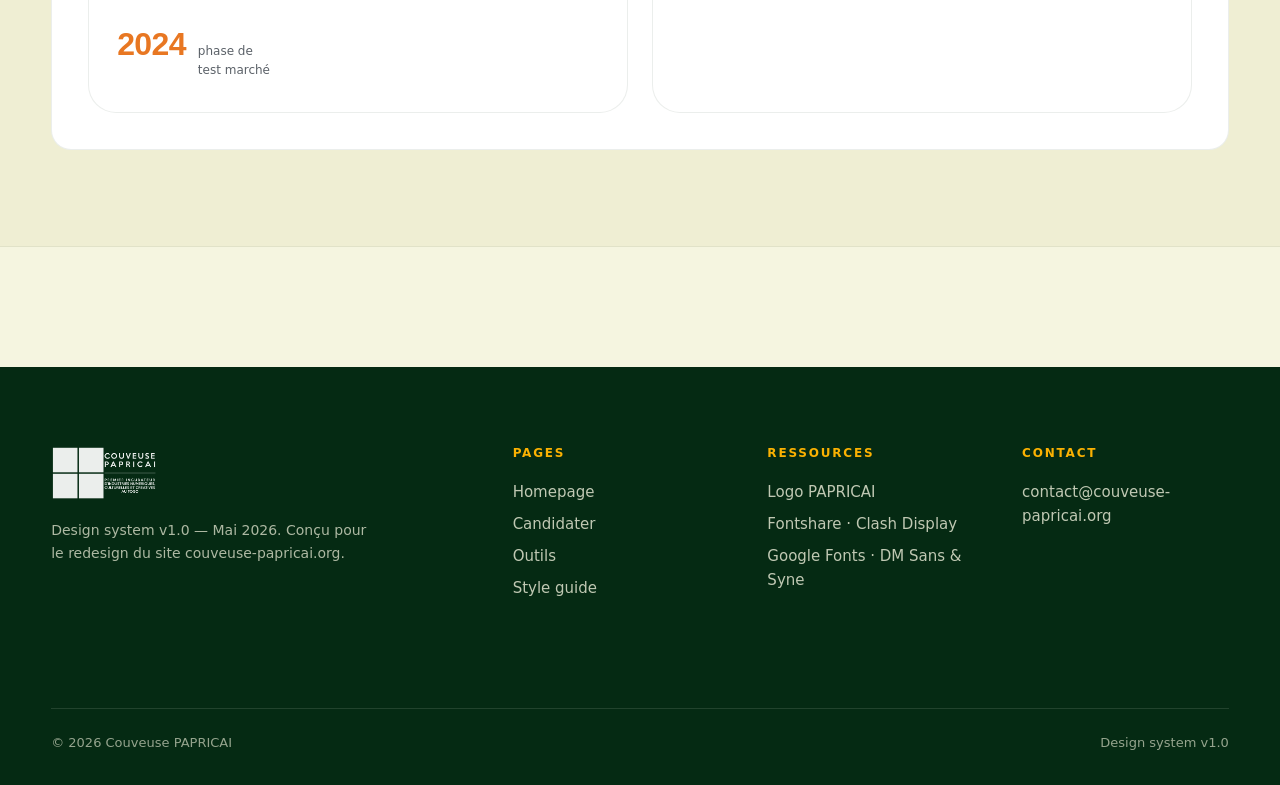
<file: style-guide.html>
<!doctype html>
<html lang="fr">
<head>
<meta charset="utf-8" />
<meta name="viewport" content="width=device-width,initial-scale=1" />
<title>Style guide — PAPRICAI</title>
<meta name="description" content="Guide des styles officiel de la Couveuse PAPRICAI : palette de couleurs, typographie, composants et système de design." />

<!-- Favicon -->
<link rel="icon" type="image/png" href="images/logo-papricai.png" />
<link rel="apple-touch-icon" href="images/logo-papricai.png" />

<!-- Open Graph -->
<meta property="og:type" content="website" />
<meta property="og:site_name" content="Couveuse PAPRICAI" />
<meta property="og:locale" content="fr_FR" />
<meta property="og:url" content="https://couveuse-papricai.org/style-guide.html" />
<meta property="og:title" content="Style guide — Couveuse PAPRICAI" />
<meta property="og:description" content="Guide des styles officiel de la Couveuse PAPRICAI : palette de couleurs, typographie, composants et système de design." />
<meta property="og:image" content="https://couveuse-papricai.org/images/logo-papricai.png" />
<meta property="og:image:alt" content="Logo Couveuse PAPRICAI" />

<link rel="stylesheet" href="styles.css" />
<style>
body{ background: var(--cream); }
.sg-header{
  padding: 80px 0 64px;
  border-bottom: 1px solid rgba(5,42,19,.1);
}
.sg-header .crumb{
  font-size: 13px; color: var(--green); margin-bottom: 24px;
  letter-spacing: .12em; text-transform: uppercase; font-weight: 600;
}
.sg-header h1{
  font-size: clamp(56px, 8vw, 120px);
  color: var(--green-ink);
}
.sg-header p{
  margin-top: 24px; font-size: 19px; color: var(--ink-soft);
  max-width: 56ch;
}

.sg{ padding: 96px 0; border-bottom: 1px solid rgba(5,42,19,.06); }
.sg:nth-child(even){ background: var(--cream-2); }
.sg-head{
  display: flex; align-items: baseline; gap: 24px;
  margin-bottom: 48px;
}
.sg-head .num{
  font-family: var(--num); font-weight: 800; font-size: 20px;
  color: var(--orange); letter-spacing: -0.02em;
}
.sg-head h2{
  color: var(--green-ink); font-size: 44px;
}
.sg-head .desc{
  margin-left: auto; color: var(--ink-soft); font-size: 14px;
  max-width: 38ch;
}

/* Colors */
.swatches{
  display: grid; grid-template-columns: repeat(4, 1fr); gap: 16px;
}
.swatch{
  background: var(--white); border: 1px solid rgba(5,42,19,.08);
  border-radius: 18px; overflow: hidden;
}
.swatch .chip{
  height: 160px; position: relative;
  border-bottom: 1px solid rgba(5,42,19,.08);
}
.swatch .meta{ padding: 18px 20px; }
.swatch .name{
  font-family: var(--display); font-weight: 600; font-size: 17px;
  color: var(--green-ink); margin-bottom: 4px;
}
.swatch .hex{
  font-family: ui-monospace, monospace; font-size: 12px;
  color: var(--ink-soft);
}
.swatch .use{ font-size: 12px; color: var(--ink-soft); margin-top: 8px; line-height: 1.4; }

/* Type */
.type-grid{ display: grid; gap: 24px; }
.type-row{
  display: grid; grid-template-columns: 200px 1fr 220px; gap: 32px;
  padding: 24px 0; border-top: 1px solid rgba(5,42,19,.1);
  align-items: end;
}
.type-row:first-child{ border-top: 0; padding-top: 0; }
.type-row .label{
  font-size: 12px; letter-spacing: .12em; text-transform: uppercase;
  color: var(--green); font-weight: 600;
}
.type-row .label .fam{
  display: block; font-family: ui-monospace, monospace;
  font-size: 11px; letter-spacing: 0; text-transform: none;
  color: var(--ink-soft); margin-top: 6px;
}
.type-row .specimen{ color: var(--green-ink); }
.type-row .specs{
  font-family: ui-monospace, monospace; font-size: 12px;
  color: var(--ink-soft); text-align: right;
}
.type-row .specs li{ list-style: none; padding: 2px 0; }
.specimen.display-xl{ font-family: var(--display); font-weight: 700; font-size: 80px; line-height: .95; letter-spacing: -0.025em; }
.specimen.display-l{ font-family: var(--display); font-weight: 600; font-size: 48px; line-height: 1; letter-spacing: -0.02em; }
.specimen.display-m{ font-family: var(--display); font-weight: 600; font-size: 28px; line-height: 1.1; }
.specimen.body-l{ font-family: var(--body); font-size: 20px; line-height: 1.5; }
.specimen.body{ font-family: var(--body); font-size: 16px; line-height: 1.6; }
.specimen.body-s{ font-family: var(--body); font-size: 13px; line-height: 1.5; color: var(--ink-soft); }
.specimen.num{ font-family: var(--num); font-weight: 800; font-size: 80px; letter-spacing: -0.04em; line-height: .9; }

/* Spacing */
.space-grid{
  display: grid; grid-template-columns: repeat(6, 1fr); gap: 16px;
}
.space-tile{
  background: var(--white); border: 1px solid rgba(5,42,19,.08);
  border-radius: 14px; padding: 18px;
  display: flex; flex-direction: column; gap: 12px;
}
.space-tile .visual{
  background: var(--green); border-radius: 4px;
  align-self: flex-start;
}
.space-tile .name{ font-family: ui-monospace, monospace; font-size: 11px; color: var(--ink-soft); }
.space-tile .px{ font-family: var(--display); font-weight: 600; font-size: 17px; color: var(--green-ink); }

/* Iconography */
.icon-grid{
  display: grid; grid-template-columns: repeat(6, 1fr); gap: 16px;
}
.icon-tile{
  background: var(--white); border: 1px solid rgba(5,42,19,.08);
  border-radius: 14px; aspect-ratio: 1; padding: 20px;
  display: flex; flex-direction: column; gap: 12px;
  justify-content: space-between;
}
.icon-tile svg{ width: 32px; height: 32px; color: var(--green); }
.icon-tile .name{ font-family: ui-monospace, monospace; font-size: 11px; color: var(--ink-soft); }

/* Components */
.cmp-grid{
  display: grid; grid-template-columns: 1fr; gap: 24px;
}
.cmp{
  background: var(--white); border: 1px solid rgba(5,42,19,.08);
  border-radius: 20px; padding: 36px;
}
.cmp .lbl{
  font-size: 11px; letter-spacing: .15em; text-transform: uppercase;
  color: var(--green); font-weight: 600; margin-bottom: 16px;
}
.cmp .row{
  display: flex; gap: 16px; flex-wrap: wrap; align-items: center;
  padding: 12px 0; border-bottom: 1px dashed rgba(5,42,19,.1);
}
.cmp .row:last-child{ border-bottom: 0; }
.cmp .row .label{
  font-family: ui-monospace, monospace; font-size: 11px;
  color: var(--ink-soft); min-width: 120px;
}

/* Pattern */
.pat-grid{ display: grid; grid-template-columns: 1fr 1fr; gap: 16px; }
.pat{
  height: 220px; border-radius: 16px; overflow: hidden;
  position: relative;
}
.pat .caption{
  position: absolute; left: 16px; bottom: 16px;
  background: rgba(245,245,224,.95); padding: 8px 12px;
  border-radius: 8px; font-family: ui-monospace, monospace;
  font-size: 11px; color: var(--green-ink);
}
.pat-stripes-v{
  background-image: repeating-linear-gradient(
    180deg,
    var(--green-deep) 0 24px,
    var(--gold) 24px 32px,
    var(--green-deep) 32px 56px,
    var(--orange) 56px 64px,
    var(--cream) 64px 72px,
    var(--green) 72px 96px,
    var(--gold) 96px 104px
  );
}
.pat-stripes-h{
  background-image: repeating-linear-gradient(
    90deg,
    var(--green-deep) 0 28px,
    var(--gold) 28px 36px,
    var(--green) 36px 56px,
    var(--orange) 56px 64px,
    var(--cream) 64px 72px,
    var(--green-deep) 72px 100px
  );
}
.pat-diag{
  background:
    repeating-linear-gradient(45deg,
      rgba(5,42,19,.07) 0 12px,
      rgba(5,42,19,.13) 12px 24px);
  background-color: var(--cream-2);
}
.pat-dots{
  background-image: radial-gradient(rgba(5,42,19,.2) 2px, transparent 2.5px);
  background-size: 22px 22px;
  background-color: var(--cream);
}

@media (max-width: 880px){
  .swatches{ grid-template-columns: 1fr 1fr; }
  .type-row{ grid-template-columns: 1fr; gap: 12px; }
  .type-row .specs{ text-align: left; }
  .specimen.display-xl{ font-size: 56px; }
  .specimen.num{ font-size: 56px; }
  .space-grid{ grid-template-columns: repeat(3, 1fr); }
  .icon-grid{ grid-template-columns: repeat(3, 1fr); }
  .pat-grid{ grid-template-columns: 1fr; }
  .sg-head{ flex-direction: column; gap: 8px; align-items: flex-start; }
  .sg-head .desc{ margin-left: 0; }
}
</style>
</head>
<body>

<!-- HEADER -->
<header class="site-header">
  <div class="wrap nav">
    <a href="index.html" class="brand" aria-label="Couveuse PAPRICAI - Accueil">
      <img src="images/logo-papricai.png" alt="Couveuse PAPRICAI - Premier incubateur d'industries numériques, culturelles et créatives au Togo" />
    </a>
    <nav class="nav-links">
      <a href="index.html">Accueil</a>
      <a href="candidater.html">Intégrer la couveuse</a>
      <a href="outils.html">Outils numériques</a>
      <a href="style-guide.html" aria-current="page">Style guide</a>
    </nav>
    <a href="candidater.html" class="nav-cta">
      Candidater
      <svg class="arrow" viewBox="0 0 16 16" fill="none" stroke="currentColor" stroke-width="2"><path d="M3 8h10M9 4l4 4-4 4"/></svg>
    </a>
  </div>
</header>

<!-- HEADER -->
<section class="sg-header">
  <div class="wrap">
    <div class="crumb">→ Design system · v1.0</div>
    <h1>Style guide.</h1>
    <p>La grammaire visuelle de la Couveuse PAPRICAI. Palette officielle, système typographique, espacements, motifs et composants. Inspiré du logo de marque et des documents officiels (prospectus 2024, rapport d'activités).</p>
  </div>
</section>

<!-- COLORS -->
<section class="sg">
  <div class="wrap">
    <div class="sg-head">
      <span class="num">— 01</span>
      <h2>Couleurs</h2>
      <span class="desc">Palette officielle PAPRICAI. Le vert est la couleur de marque ; le doré et l'orange ponctuent.</span>
    </div>
    <div class="swatches">
      <div class="swatch">
        <div class="chip" style="background: #098e29;"></div>
        <div class="meta">
          <div class="name">Vert PAPRICAI</div>
          <div class="hex">#098E29</div>
          <div class="use">Primaire — CTA, liens, accents forts</div>
        </div>
      </div>
      <div class="swatch">
        <div class="chip" style="background: #039146;"></div>
        <div class="meta">
          <div class="name">Vert forêt</div>
          <div class="hex">#039146</div>
          <div class="use">Variation — éléments d'interface secondaires</div>
        </div>
      </div>
      <div class="swatch">
        <div class="chip" style="background: #052a13;"></div>
        <div class="meta">
          <div class="name">Vert encre</div>
          <div class="hex">#052A13</div>
          <div class="use">Fond sombre — header, sections immersives, footer</div>
        </div>
      </div>
      <div class="swatch">
        <div class="chip" style="background: #F5F5E0; box-shadow: inset 0 0 0 1px rgba(5,42,19,.06);"></div>
        <div class="meta">
          <div class="name">Crème</div>
          <div class="hex">#F5F5E0</div>
          <div class="use">Fond principal — moins agressif que le blanc pur</div>
        </div>
      </div>
      <div class="swatch">
        <div class="chip" style="background: #FBB102;"></div>
        <div class="meta">
          <div class="name">Doré</div>
          <div class="hex">#FBB102</div>
          <div class="use">Highlight — chiffres clés, badges, accents sur fond sombre</div>
        </div>
      </div>
      <div class="swatch">
        <div class="chip" style="background: #E87722;"></div>
        <div class="meta">
          <div class="name">Orange</div>
          <div class="hex">#E87722</div>
          <div class="use">Accent vif — numéros, urgence, signalétique</div>
        </div>
      </div>
      <div class="swatch">
        <div class="chip" style="background: #32373c;"></div>
        <div class="meta">
          <div class="name">Gris foncé</div>
          <div class="hex">#32373C</div>
          <div class="use">Texte courant — corps de page, paragraphes</div>
        </div>
      </div>
      <div class="swatch">
        <div class="chip" style="background: #ffffff; box-shadow: inset 0 0 0 1px rgba(5,42,19,.1);"></div>
        <div class="meta">
          <div class="name">Blanc</div>
          <div class="hex">#FFFFFF</div>
          <div class="use">Cartes, surimpression, contraste maximal</div>
        </div>
      </div>
    </div>
  </div>
</section>

<!-- TYPE -->
<section class="sg">
  <div class="wrap">
    <div class="sg-head">
      <span class="num">— 02</span>
      <h2>Typographie</h2>
      <span class="desc">Trois familles. Clash Display pour l'identité, DM Sans pour la lisibilité, Syne pour l'emphase chiffrée.</span>
    </div>

    <div class="type-grid">
      <div class="type-row">
        <div class="label">Display XL<span class="fam">Clash Display 700</span></div>
        <div class="specimen display-xl">Créer en Afrique</div>
        <ul class="specs">
          <li>80–112px</li>
          <li>line-height 0.95</li>
          <li>letter-spacing -2.5%</li>
          <li>Usage&nbsp;: H1</li>
        </ul>
      </div>
      <div class="type-row">
        <div class="label">Display L<span class="fam">Clash Display 600</span></div>
        <div class="specimen display-l">Titre de section</div>
        <ul class="specs">
          <li>36–64px</li>
          <li>line-height 1.0</li>
          <li>letter-spacing -2%</li>
          <li>Usage&nbsp;: H2</li>
        </ul>
      </div>
      <div class="type-row">
        <div class="label">Display M<span class="fam">Clash Display 600</span></div>
        <div class="specimen display-m">Sous-titre de carte</div>
        <ul class="specs">
          <li>22–32px</li>
          <li>line-height 1.1</li>
          <li>Usage&nbsp;: H3</li>
        </ul>
      </div>
      <div class="type-row">
        <div class="label">Body Large<span class="fam">DM Sans 400</span></div>
        <div class="specimen body-l">Phrase d'introduction sous un titre. Un peu plus respirée, pour planter le décor.</div>
        <ul class="specs">
          <li>18–20px</li>
          <li>line-height 1.5</li>
          <li>Usage&nbsp;: lede</li>
        </ul>
      </div>
      <div class="type-row">
        <div class="label">Body<span class="fam">DM Sans 400</span></div>
        <div class="specimen body">Texte courant pour les paragraphes. Optimisé pour la lecture sur mobile et écrans à faible résolution. Toujours au-dessus de 16px pour respecter l'accessibilité.</div>
        <ul class="specs">
          <li>16–17px</li>
          <li>line-height 1.6</li>
          <li>Usage&nbsp;: paragraphes</li>
        </ul>
      </div>
      <div class="type-row">
        <div class="label">Body Small<span class="fam">DM Sans 400</span></div>
        <div class="specimen body-s">Métadonnées, libellés, légendes, mentions secondaires.</div>
        <ul class="specs">
          <li>13–14px</li>
          <li>line-height 1.5</li>
          <li>Usage&nbsp;: méta, sous-titres</li>
        </ul>
      </div>
      <div class="type-row">
        <div class="label">Numbers<span class="fam">Syne ExtraBold</span></div>
        <div class="specimen num">200M</div>
        <ul class="specs">
          <li>40–96px</li>
          <li>line-height 0.9</li>
          <li>letter-spacing -4%</li>
          <li>Usage&nbsp;: chiffres clés</li>
        </ul>
      </div>
    </div>
  </div>
</section>

<!-- SPACING -->
<section class="sg">
  <div class="wrap">
    <div class="sg-head">
      <span class="num">— 03</span>
      <h2>Espacements</h2>
      <span class="desc">Échelle modulaire basée sur 4px. Le pas de 8/16/24 est dominant.</span>
    </div>
    <div class="space-grid">
      <div class="space-tile"><div class="visual" style="width:4px;height:4px;"></div><div class="name">space-1</div><div class="px">4 px</div></div>
      <div class="space-tile"><div class="visual" style="width:8px;height:8px;"></div><div class="name">space-2</div><div class="px">8 px</div></div>
      <div class="space-tile"><div class="visual" style="width:16px;height:16px;"></div><div class="name">space-3</div><div class="px">16 px</div></div>
      <div class="space-tile"><div class="visual" style="width:24px;height:24px;"></div><div class="name">space-4</div><div class="px">24 px</div></div>
      <div class="space-tile"><div class="visual" style="width:40px;height:40px;"></div><div class="name">space-5</div><div class="px">40 px</div></div>
      <div class="space-tile"><div class="visual" style="width:64px;height:64px;"></div><div class="name">space-6</div><div class="px">64 px</div></div>
      <div class="space-tile"><div class="visual" style="width:96px;height:96px;"></div><div class="name">space-7</div><div class="px">96 px</div></div>
      <div class="space-tile"><div class="visual" style="width:120px;height:120px;"></div><div class="name">space-8</div><div class="px">120 px</div></div>
      <div class="space-tile"><div class="visual" style="width:32px;height:32px; border-radius: 8px;"></div><div class="name">radius-sm</div><div class="px">8 px</div></div>
      <div class="space-tile"><div class="visual" style="width:48px;height:48px; border-radius: 18px;"></div><div class="name">radius-md</div><div class="px">18 px</div></div>
      <div class="space-tile"><div class="visual" style="width:64px;height:64px; border-radius: 28px;"></div><div class="name">radius-lg</div><div class="px">28 px</div></div>
      <div class="space-tile"><div class="visual" style="width:80px;height:80px; border-radius: 50%;"></div><div class="name">radius-pill</div><div class="px">∞</div></div>
    </div>
  </div>
</section>

<!-- PATTERNS -->
<section class="sg">
  <div class="wrap">
    <div class="sg-head">
      <span class="num">— 04</span>
      <h2>Motifs &amp; textures</h2>
      <span class="desc">Réinterprétation abstraite des tissages Kente et Bogolan. À utiliser avec parcimonie.</span>
    </div>
    <div class="pat-grid">
      <div class="pat pat-stripes-v"><div class="caption">.pat-stripes-v · accent latéral hero</div></div>
      <div class="pat pat-stripes-h"><div class="caption">.pat-stripes-h · bandeau de section</div></div>
      <div class="pat pat-diag"><div class="caption">.pat-diag · placeholder d'image</div></div>
      <div class="pat pat-dots"><div class="caption">.pat-dots · fond doux secondaire</div></div>
    </div>
  </div>
</section>

<!-- ICONOGRAPHY -->
<section class="sg">
  <div class="wrap">
    <div class="sg-head">
      <span class="num">— 05</span>
      <h2>Iconographie</h2>
      <span class="desc">Stroke 2px, coins arrondis. Géométrique, lisible à 16px comme à 44px.</span>
    </div>
    <div class="icon-grid">
      <div class="icon-tile"><svg viewBox="0 0 32 32" fill="none" stroke="currentColor" stroke-width="2"><rect x="4" y="6" width="24" height="18" rx="2"/><path d="M4 20l6-6 4 4 4-3 10 8"/><circle cx="22" cy="12" r="2"/></svg><div class="name">arts visuels</div></div>
      <div class="icon-tile"><svg viewBox="0 0 32 32" fill="none" stroke="currentColor" stroke-width="2"><path d="M12 24V8l14-3v16"/><circle cx="10" cy="24" r="3"/><circle cx="25" cy="21" r="3"/></svg><div class="name">musique</div></div>
      <div class="icon-tile"><svg viewBox="0 0 32 32" fill="none" stroke="currentColor" stroke-width="2"><rect x="4" y="8" width="20" height="16" rx="2"/><path d="M24 12l8-3v14l-8-3z"/></svg><div class="name">cinéma</div></div>
      <div class="icon-tile"><svg viewBox="0 0 32 32" fill="none" stroke="currentColor" stroke-width="2"><path d="M6 6v20h20V6z"/><path d="M10 10h12M10 14h12M10 18h8"/></svg><div class="name">édition</div></div>
      <div class="icon-tile"><svg viewBox="0 0 32 32" fill="none" stroke="currentColor" stroke-width="2"><rect x="8" y="4" width="16" height="24" rx="3"/><circle cx="16" cy="24" r="1.5" fill="currentColor"/></svg><div class="name">numérique</div></div>
      <div class="icon-tile"><svg viewBox="0 0 32 32" fill="none" stroke="currentColor" stroke-width="2"><path d="M6 12l6-4 4 3 4-3 6 4v16H6z"/><path d="M14 28V18h4v10"/></svg><div class="name">mode</div></div>
      <div class="icon-tile"><svg viewBox="0 0 32 32" fill="none" stroke="currentColor" stroke-width="2"><circle cx="16" cy="8" r="3"/><path d="M5 18c1-3 3-4 6-4s5 1 6 4M11 14v14"/></svg><div class="name">profil</div></div>
      <div class="icon-tile"><svg viewBox="0 0 32 32" fill="none" stroke="currentColor" stroke-width="2"><circle cx="16" cy="16" r="10"/><path d="M5 16h22M16 5c3 3 3 19 0 22M16 5c-3 3-3 19 0 22"/></svg><div class="name">réseau</div></div>
      <div class="icon-tile"><svg viewBox="0 0 32 32" fill="none" stroke="currentColor" stroke-width="2"><circle cx="16" cy="16" r="11"/><path d="M16 11v5l3 3"/></svg><div class="name">durée</div></div>
      <div class="icon-tile"><svg viewBox="0 0 32 32" fill="none" stroke="currentColor" stroke-width="2"><rect x="4" y="8" width="24" height="14" rx="2"/><circle cx="16" cy="15" r="3"/><path d="M9 12h2M21 18h2"/></svg><div class="name">financement</div></div>
      <div class="icon-tile"><svg viewBox="0 0 32 32" fill="none" stroke="currentColor" stroke-width="2"><path d="M4 14l4-10 4 10M6 10h4"/><path d="M14 8l6 18"/><path d="M22 4l6 14"/></svg><div class="name">croissance</div></div>
      <div class="icon-tile"><svg viewBox="0 0 32 32" fill="none" stroke="currentColor" stroke-width="2"><path d="M6 26V10l10-4 10 4v16"/><path d="M12 26v-8h8v8"/></svg><div class="name">EDOU</div></div>
    </div>
  </div>
</section>

<!-- COMPONENTS -->
<section class="sg">
  <div class="wrap">
    <div class="sg-head">
      <span class="num">— 06</span>
      <h2>Composants</h2>
      <span class="desc">Les blocs réutilisables — boutons, cartes projet, témoignages, étapes timeline.</span>
    </div>

    <div class="cmp-grid">
      <div class="cmp">
        <div class="lbl">— Boutons</div>
        <div class="row">
          <span class="label">btn-primary</span>
          <button class="btn btn-primary">Candidater <svg width="14" height="14" viewBox="0 0 16 16" fill="none" stroke="currentColor" stroke-width="2"><path d="M3 8h10M9 4l4 4-4 4"/></svg></button>
          <button class="btn btn-ghost">En savoir plus</button>
          <button class="btn" style="background: var(--gold); color: var(--green-ink);">Sur fond sombre</button>
        </div>
      </div>

      <div class="cmp">
        <div class="lbl">— Badges</div>
        <div class="row">
          <span class="label">eyebrow</span>
          <span style="display:inline-flex; align-items:center; gap:10px; padding:8px 16px; border-radius:999px; background: rgba(9,142,41,.08); border:1px solid rgba(9,142,41,.18); font-size:13px; font-weight:500; letter-spacing:.12em; text-transform:uppercase; color: var(--green-ink);">
            <span style="width:8px;height:8px;border-radius:50%;background:var(--green);"></span>
            Cohorte 2026
          </span>
          <span style="background: var(--green-ink); color: var(--cream); padding: 6px 12px; border-radius: 999px; font-size: 11px; letter-spacing:.12em; text-transform: uppercase; font-weight: 600;">Médias</span>
          <span style="background: var(--gold); color: var(--green-ink); padding: 6px 12px; border-radius: 999px; font-size: 11px; letter-spacing:.12em; text-transform: uppercase; font-weight: 600;">Cohorte phare</span>
        </div>
      </div>

      <div class="cmp" style="padding:0; overflow:hidden;">
        <div style="padding: 36px 36px 0;"><div class="lbl">— Carte projet</div></div>
        <div style="display:grid; grid-template-columns: 1fr 1fr; gap:24px; padding: 24px 36px 36px;">
          <article class="story" style="border-radius: var(--radius-lg); border: 1px solid rgba(5,42,19,.08); background: var(--white); overflow: hidden;">
            <div class="visual has-tint-2" style="aspect-ratio: 16/10; padding:16px; display:flex; align-items:flex-end; background-color: rgba(251,177,2,.10); background-image: repeating-linear-gradient(135deg, rgba(5,42,19,.07) 0 14px, rgba(5,42,19,.13) 14px 28px);">
              <span class="sector-tag" style="background: var(--green-ink); color: var(--cream); padding: 6px 12px; border-radius: 999px; font-size: 11px; letter-spacing: .12em; text-transform: uppercase; font-weight: 600;">Tech créative</span>
            </div>
            <div class="body" style="padding:28px 28px 32px;">
              <div class="name" style="font-family: var(--display); font-weight: 700; font-size: 30px; color: var(--green-ink); letter-spacing:-0.02em; margin-bottom:8px;">ARTYBE</div>
              <div class="lead" style="font-size: 14px; color: var(--ink-soft); margin-bottom: 16px;"><strong style="color: var(--green); font-weight: 600;">Laura N. Kpegli</strong> · Togo · 2021–2024</div>
              <p style="font-size: 15px; color: var(--ink); margin-bottom: 20px;">App mobile de vente de connaissances créatives.</p>
              <div class="impact" style="padding-top: 20px; border-top: 1px solid rgba(5,42,19,.08); display: flex; align-items: baseline; gap: 12px;">
                <span style="font-family: var(--num); font-weight: 800; font-size: 32px; color: var(--orange); letter-spacing: -0.02em;">2024</span>
                <span style="font-size: 12px; color: var(--ink-soft);">phase de<br>test marché</span>
              </div>
            </div>
          </article>

          <article style="background: var(--white); border-radius: var(--radius-lg); border: 1px solid rgba(5,42,19,.08); padding: 36px 32px; position: relative;">
            <span style="position: absolute; top: 24px; right: 28px; font-family: var(--display); font-weight: 700; font-size: 64px; color: var(--gold); line-height: 1; opacity: .6;">"</span>
            <blockquote style="font-family: var(--display); font-weight: 500; font-size: 22px; line-height: 1.3; color: var(--green-ink); margin: 0 0 28px; letter-spacing: -0.01em;">J'avais un magazine en idée. J'en suis sorti avec un média lu par un million de personnes.</blockquote>
            <div style="display: flex; align-items: center; gap: 14px; padding-top: 20px; border-top: 1px solid rgba(5,42,19,.08);">
              <div style="width: 48px; height: 48px; border-radius: 50%; background: repeating-linear-gradient(135deg, rgba(5,42,19,.1) 0 6px, rgba(5,42,19,.18) 6px 12px);"></div>
              <div>
                <div style="font-weight: 600; color: var(--green-ink); font-size: 15px;">Ulrich Chadare</div>
                <div style="font-size: 13px; color: var(--ink-soft);">Fondateur · GNADOE</div>
              </div>
            </div>
          </article>
        </div>
      </div>

    </div>
  </div>
</section>

<!-- FOOTER -->
<footer class="footer">
  <div class="wrap">
    <div>
      <div class="brand" style="margin-bottom: 20px;">
        <img src="images/logo-papricai.png" alt="Couveuse PAPRICAI" />
      </div>
      <p style="color: rgba(245,245,224,.7); font-size: 14px; max-width: 36ch;">
        Design system v1.0 — Mai 2026. Conçu pour le redesign du site couveuse-papricai.org.
      </p>
    </div>
    <div>
      <h4>Pages</h4>
      <a href="index.html">Homepage</a>
      <a href="candidater.html">Candidater</a>
      <a href="outils.html">Outils</a>
      <a href="style-guide.html">Style guide</a>
    </div>
    <div>
      <h4>Ressources</h4>
      <a href="#">Logo PAPRICAI</a>
      <a href="#">Fontshare · Clash Display</a>
      <a href="#">Google Fonts · DM Sans &amp; Syne</a>
    </div>
    <div>
      <h4>Contact</h4>
      <a href="mailto:contact@couveuse-papricai.org">contact@couveuse-papricai.org</a>
    </div>
    <div class="signoff">
      <span>© 2026 Couveuse PAPRICAI</span>
      <span>Design system v1.0</span>
    </div>
  </div>
</footer>

</body>
</html>
</file>
<file: styles.css>
/* ============================================================
   PAPRICAI — Design System
   Couveuse PAPRICAI · Association Heinrich Klose
   ============================================================ */

/* Fonts chargées via <link> dans le <head> de chaque page pour éviter le blocage du rendu */

:root{
  /* Brand */
  --green:       #098e29;
  --green-deep:  #039146;
  --green-ink:   #052a13;
  --cream:       #F5F5E0;
  --cream-2:     #efeed3;
  --gold:        #FBB102;
  --orange:      #E87722;
  --ink:         #32373c;
  --ink-soft:    #5b6168;
  --rule:        #1f3a25;
  --white:       #ffffff;

  /* Type */
  --display: 'Clash Display', 'Space Grotesk', system-ui, sans-serif;
  --body:    'DM Sans', system-ui, sans-serif;
  --num:     'Syne', 'Clash Display', sans-serif;

  /* Layout */
  --max:     1320px;
  --gutter:  clamp(20px, 4vw, 56px);
  --radius:  18px;
  --radius-lg: 28px;
}

*,*::before,*::after{ box-sizing:border-box; }
html,body{ margin:0; padding:0; }
body{
  font-family: var(--body);
  font-size: 17px;
  line-height: 1.6;
  color: var(--ink);
  background: var(--cream);
  -webkit-font-smoothing: antialiased;
  text-rendering: optimizeLegibility;
}
img{ max-width:100%; display:block; }
a{ color: inherit; text-decoration: none; }
button{ font: inherit; cursor: pointer; }
p{ margin: 0 0 1em; text-wrap: pretty; }
h1,h2,h3,h4{ font-family: var(--display); font-weight: 600; letter-spacing: -0.015em; line-height: 1.02; margin: 0; text-wrap: balance; }
h1{ font-size: clamp(48px, 7.5vw, 112px); font-weight: 700; letter-spacing: -0.025em; }
h2{ font-size: clamp(36px, 4.6vw, 64px); font-weight: 600; letter-spacing: -0.02em; }
h3{ font-size: clamp(22px, 2.4vw, 32px); font-weight: 600; }
.num{ font-family: var(--num); font-weight: 800; letter-spacing: -0.04em; line-height: 0.9; }
.mono{ font-family: ui-monospace, 'JetBrains Mono', Menlo, monospace; }

.wrap{ max-width: var(--max); margin: 0 auto; padding-left: var(--gutter); padding-right: var(--gutter); }

/* ============================================================
   HEADER
   ============================================================ */
.site-header{
  position: sticky; top: 0; z-index: 60;
  background: rgba(245,245,224,.88);
  backdrop-filter: saturate(140%) blur(14px);
  -webkit-backdrop-filter: saturate(140%) blur(14px);
  border-bottom: 1px solid rgba(5,42,19,.08);
}
.nav{
  display: flex; align-items: center; gap: 28px;
  height: 76px;
}
.brand{
  display: flex; align-items: center;
  text-decoration: none;
}
.brand img{
  height: 52px; width: auto; display: block;
}
@media (max-width: 480px){
  .brand img{ height: 44px; }
}
.nav-links{
  display: flex; gap: 28px; margin-left: auto; align-items: center;
  font-size: 15px; font-weight: 500;
}
.nav-links a{
  color: var(--green-ink); opacity: .82;
  position: relative; padding: 6px 0;
  transition: opacity .15s;
}
.nav-links a:hover{ opacity: 1; }
.nav-links a[aria-current="page"]{ opacity: 1; }
.nav-links a[aria-current="page"]::after{
  content:""; position: absolute; left: 0; right: 0; bottom: -2px;
  height: 2px; background: var(--green);
}
.nav-cta{
  background: var(--green); color: var(--cream);
  padding: 12px 22px; border-radius: 999px;
  font-weight: 600; font-size: 15px;
  display: inline-flex; align-items: center; gap: 8px;
  border: none; transition: transform .15s, background .15s;
}
.nav-cta:hover{ background: var(--green-ink); transform: translateY(-1px); }
.nav-cta .arrow{ width: 16px; height: 16px; }
.nav-burger{
  display:none; width: 44px; height: 44px; border-radius: 12px;
  background: transparent; border: 1px solid rgba(5,42,19,.15);
  align-items:center; justify-content:center; color: var(--green-ink);
}

/* ============================================================
   BUTTONS
   ============================================================ */
.btn{
  display: inline-flex; align-items: center; gap: 10px;
  padding: 16px 26px; border-radius: 999px;
  font-family: var(--body); font-weight: 600; font-size: 16px;
  border: 1px solid transparent; transition: transform .15s, background .15s, color .15s;
}
.btn-primary{ background: var(--green); color: var(--cream); }
.btn-primary:hover{ background: var(--green-ink); transform: translateY(-1px); }
.btn-ghost{ background: transparent; color: var(--green-ink); border-color: rgba(5,42,19,.2); }
.btn-ghost:hover{ background: rgba(5,42,19,.05); }
.btn-on-dark{ background: var(--gold); color: var(--green-ink); }
.btn-on-dark:hover{ background: #ffc52e; }

/* ============================================================
   KENTE PATTERN — abstract reinterpretation
   ============================================================ */
.kente {
  background-image:
    linear-gradient(45deg, var(--gold) 25%, transparent 25%, transparent 75%, var(--gold) 75%),
    linear-gradient(45deg, var(--orange) 25%, transparent 25%, transparent 75%, var(--orange) 75%);
  background-size: 28px 28px;
  background-position: 0 0, 14px 14px;
}
.kente-stripes{
  background-image: repeating-linear-gradient(
    90deg,
    var(--green-deep) 0 8px,
    var(--gold) 8px 12px,
    var(--green-deep) 12px 20px,
    var(--orange) 20px 24px,
    var(--cream) 24px 28px,
    var(--green-deep) 28px 36px,
    var(--gold) 36px 40px
  );
}

/* ============================================================
   IMAGE PLACEHOLDER (striped)
   ============================================================ */
.ph{
  position: relative;
  background:
    repeating-linear-gradient(135deg,
      rgba(5,42,19,.06) 0 12px,
      rgba(5,42,19,.10) 12px 24px);
  border: 1px solid rgba(5,42,19,.12);
  border-radius: var(--radius);
  display: flex; align-items: flex-end; justify-content: flex-start;
  padding: 16px; color: var(--green-ink);
  font-family: ui-monospace, 'JetBrains Mono', monospace;
  font-size: 11px; letter-spacing: .08em; text-transform: uppercase;
  overflow: hidden;
}
.ph::before{
  content:""; position:absolute; top:14px; right:14px;
  width: 10px; height: 10px; border-radius: 50%;
  background: var(--green); box-shadow: 0 0 0 4px var(--cream);
}
.ph-dark{
  background:
    repeating-linear-gradient(135deg,
      rgba(245,245,224,.08) 0 12px,
      rgba(245,245,224,.16) 12px 24px);
  border-color: rgba(245,245,224,.2);
  color: var(--cream);
}
.ph-dark::before{ background: var(--gold); box-shadow: 0 0 0 4px var(--green-ink); }

/* ============================================================
   FOOTER
   ============================================================ */
.footer{
  background: var(--green-ink); color: var(--cream);
  padding: 80px 0 32px;
  margin-top: 120px;
}
.footer .brand img{
  filter: brightness(0) invert(1);
  opacity: .92;
}
.footer .wrap{ display: grid; grid-template-columns: 2fr 1fr 1fr 1fr; gap: 48px; }
.footer h4{
  font-family: var(--body); font-size: 12px; font-weight: 600;
  letter-spacing: .15em; text-transform: uppercase;
  color: var(--gold); margin-bottom: 16px;
}
.footer a{ color: rgba(245,245,224,.78); display: block; padding: 4px 0; font-size: 15px; }
.footer a:hover{ color: var(--gold); }
.footer .signoff{
  grid-column: 1/-1; border-top: 1px solid rgba(245,245,224,.12);
  margin-top: 56px; padding-top: 24px;
  display: flex; justify-content: space-between; align-items: center;
  font-size: 13px; color: rgba(245,245,224,.6);
}

/* ============================================================
   RESPONSIVE
   ============================================================ */
@media (max-width: 880px){
  .nav-links{ display: none; }
  .nav-burger{ display: inline-flex; margin-left:auto; }
  .nav-cta{ display: none; }
  .footer .wrap{ grid-template-columns: 1fr 1fr; gap: 40px; }
}
@media (max-width: 480px){
  body{ font-size: 16px; }
  .footer .wrap{ grid-template-columns: 1fr; }
  .footer .signoff{ flex-direction: column; gap: 12px; align-items: flex-start; }
}
</file>
